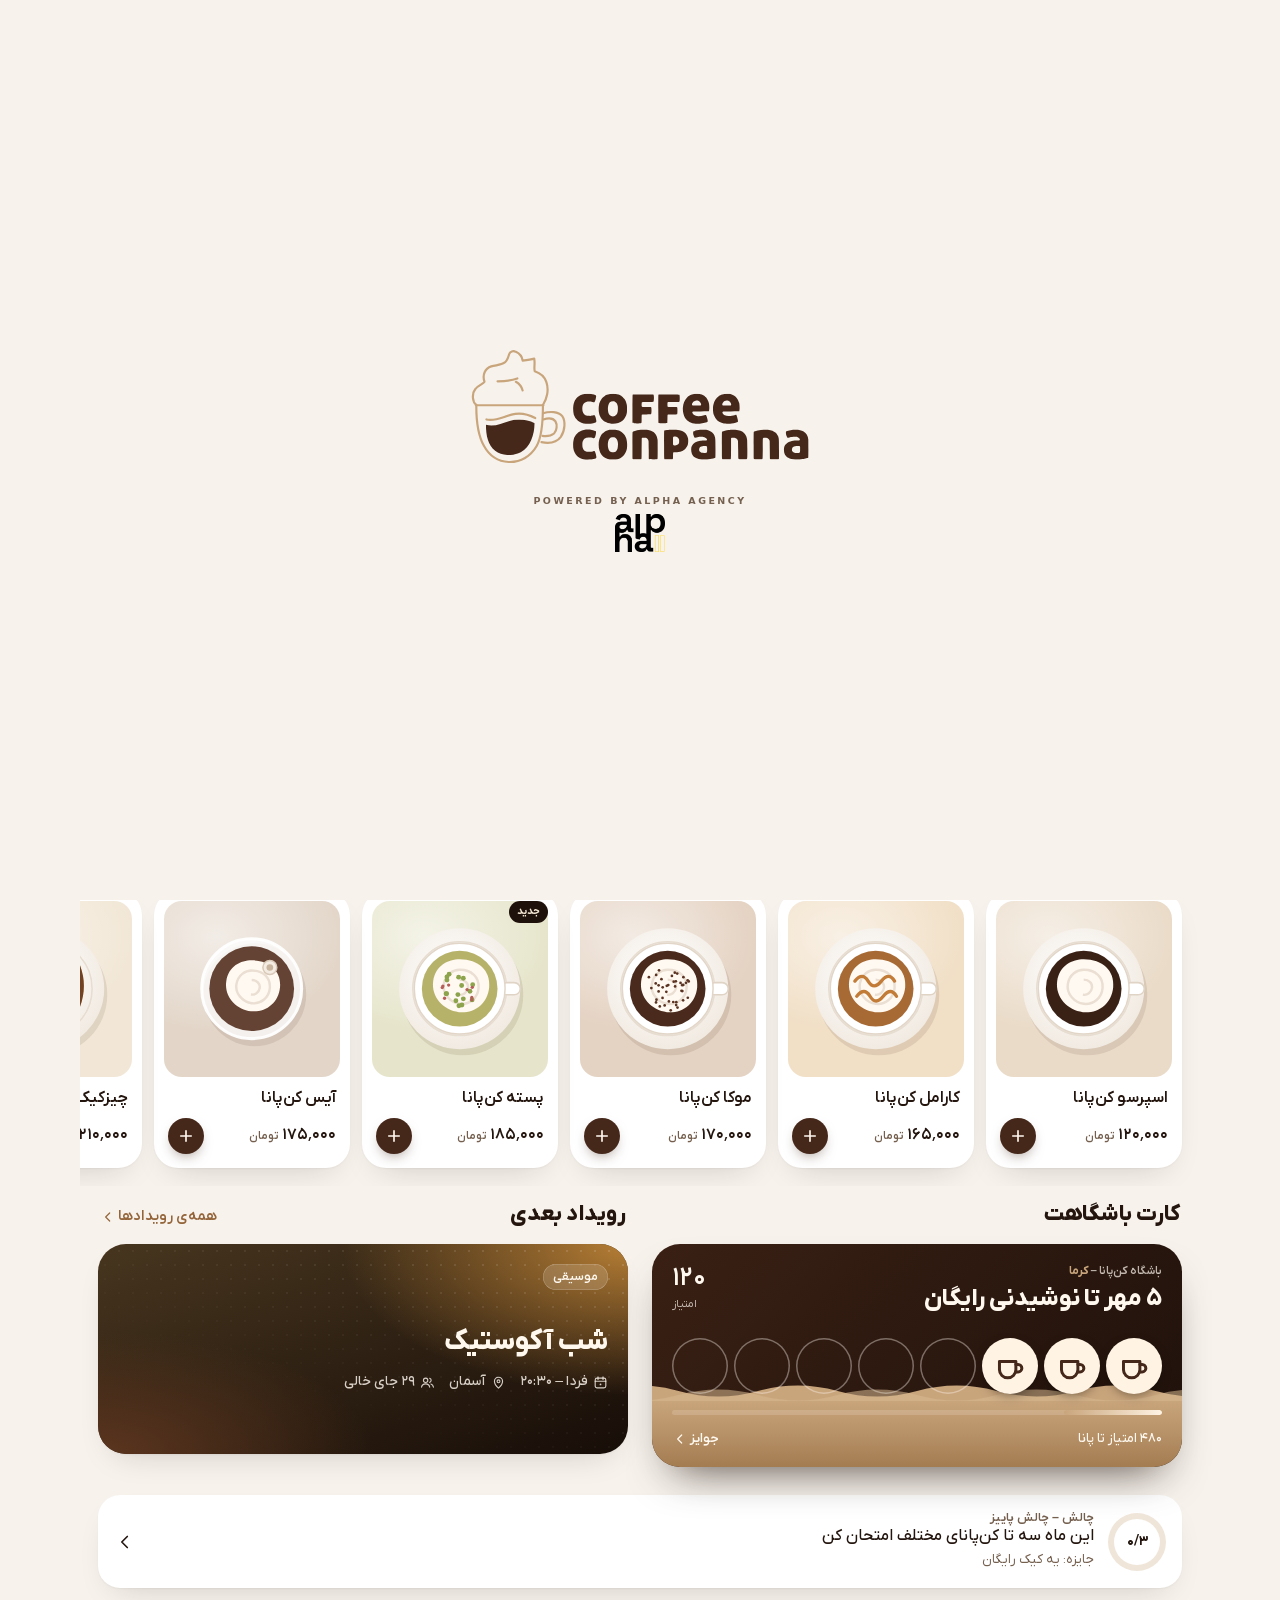
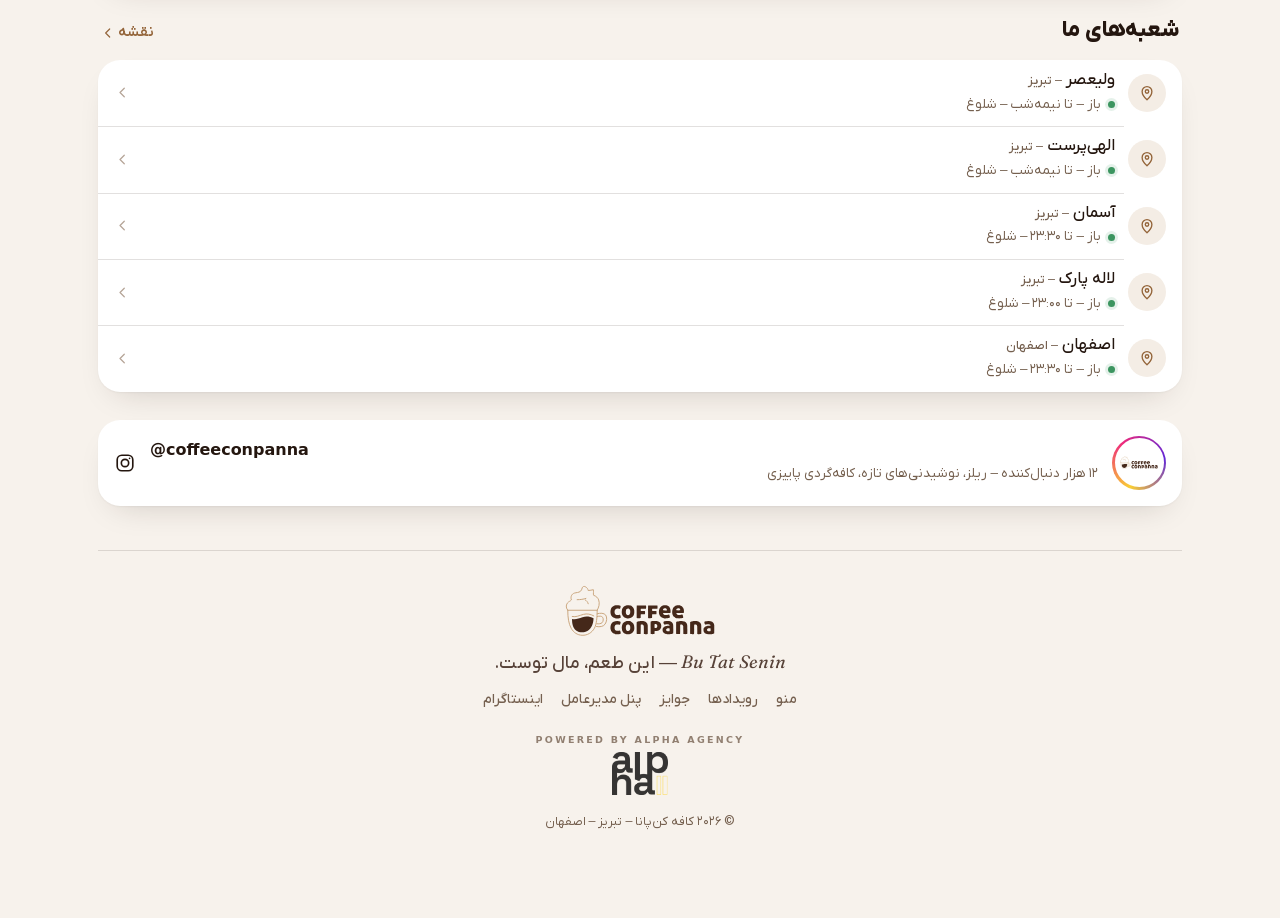
<file: index.html>
<!doctype html>
<html lang="fa" dir="rtl">
<head>
<meta charset="utf-8">
<meta name="viewport" content="width=device-width,initial-scale=1,viewport-fit=cover">
<title>Coffee Conpanna · کافه کن‌پانا</title>
<meta name="description" content="Coffee Conpanna — Tabriz and Esfahan. Order ahead for takeaway, check in at your branch, collect stamps and book events.">
<meta name="robots" content="noindex,nofollow">
<meta name="theme-color" content="#F7F2EC" id="theme-color">
<meta name="color-scheme" content="light dark">
<meta name="apple-mobile-web-app-capable" content="yes">
<meta name="mobile-web-app-capable" content="yes">
<meta name="apple-mobile-web-app-status-bar-style" content="default">
<meta name="apple-mobile-web-app-title" content="Conpanna">
<meta property="og:type" content="website">
<meta property="og:title" content="Coffee Conpanna">
<meta property="og:description" content="Bu Tat Senin. Order ahead, check in, and book events at Conpanna.">
<meta property="og:url" content="https://ilyatabrizi.github.io/conpanna/">
<meta property="og:image" content="https://ilyatabrizi.github.io/conpanna/assets/og.png">
<meta property="og:image:width" content="1200">
<meta property="og:image:height" content="630">
<meta name="twitter:card" content="summary_large_image">
<link rel="manifest" href="manifest.webmanifest">
<link rel="icon" href="assets/icons/favicon-32.png" type="image/png">
<link rel="apple-touch-icon" href="assets/icons/apple-touch-icon.png">
<link rel="preload" href="assets/fonts/fraunces-600.woff2" as="font" type="font/woff2" crossorigin>
<link rel="preload" href="assets/fonts/yekan.woff2" as="font" type="font/woff2" crossorigin>
<link rel="stylesheet" href="css/app.css?v=18b2dce612">
<script>
  (function () {
    var d = document.documentElement, pref = "system", warm = false, calm = false;
    try { var s = JSON.parse(localStorage.getItem("conpanna.v1") || "{}"); pref = s.theme || "system"; calm = !!(s.prefs && s.prefs.reduceMotion); } catch (e) {}
    try { warm = sessionStorage.getItem("conpanna.booted") === "1"; } catch (e) {}
    d.lang = "fa"; d.dir = "rtl";
    var dark = pref === "dark" || (pref !== "light" && matchMedia("(prefers-color-scheme: dark)").matches);
    d.setAttribute("data-theme", pref);
    d.setAttribute("data-mode", dark ? "dark" : "light");
    var m = document.getElementById("theme-color");
    if (m) m.setAttribute("content", dark ? "#110B08" : "#F7F2EC");
    d.className += " booting" + (warm ? " boot-warm" : "") + (calm ? " calm" : "");
    if ("scrollRestoration" in history) history.scrollRestoration = "manual";
    setTimeout(function () { var b = document.getElementById("boot"); if (b) { b.parentNode.removeChild(b); d.classList.remove("booting"); } }, 9000);
  })();
</script>
<script src="js/qr.js?v=18b2dce612" defer></script>
<link rel="modulepreload" href="js/brand.js">
<link rel="modulepreload" href="js/data.js">
<link rel="modulepreload" href="js/hero.js">
<link rel="modulepreload" href="js/hub.js">
<link rel="modulepreload" href="js/i18n.js">
<link rel="modulepreload" href="js/install.js">
<link rel="modulepreload" href="js/langbus.js">
<link rel="modulepreload" href="js/notify.js">
<link rel="modulepreload" href="js/orders.js">
<link rel="modulepreload" href="js/store.js">
<link rel="modulepreload" href="js/tabbar.js">
<link rel="modulepreload" href="js/theme.js">
<link rel="modulepreload" href="js/ui.js">
<link rel="modulepreload" href="js/views/bag.js">
<link rel="modulepreload" href="js/views/checkin.js">
<link rel="modulepreload" href="js/views/events.js">
<link rel="modulepreload" href="js/views/home.js">
<link rel="modulepreload" href="js/views/menu.js">
<link rel="modulepreload" href="js/views/order.js">
<link rel="modulepreload" href="js/views/orders.js">
<link rel="modulepreload" href="js/views/profile.js">
<link rel="modulepreload" href="js/views/rewards.js">
<link rel="modulepreload" href="js/views/settings.js">
<link rel="modulepreload" href="js/views/shared.js">
<script type="module" src="js/app.js?v=18b2dce612"></script>
</head>
<body>

<!-- Opening: the cup draws itself, fills, the name wipes in — and Alpha's mark beneath it. -->
<div id="boot" aria-hidden="true" dir="ltr">
  <div class="boot-in">
    <svg class="logo" viewBox="-4 56 1408 488" aria-hidden="true" focusable="false"><g class="lg-cup" fill="none" stroke-width="9" stroke-linecap="round" stroke-linejoin="round"><path pathLength="1" d="M22 292 C6 280 2 246 18 226 C30 210 50 206 56 196 C46 168 58 140 84 132 C104 126 124 128 140 116 C150 108 154 96 158 82 C162 70 174 66 186 72 C204 80 212 96 214 108 C232 106 248 104 262 100 C266 120 260 140 264 152 C288 160 306 178 312 196 C324 230 314 268 298 292"/><path pathLength="1" d="M110 194 C140 194 170 190 192 182 M186 196 C200 204 210 216 214 232"/><path pathLength="1" d="M20 293 L300 293"/><path pathLength="1" d="M22 296 C22 360 30 420 54 462 C76 502 112 526 156 528 C206 530 248 504 272 462 C292 426 298 360 298 296"/><path pathLength="1" d="M298 326 C326 318 362 318 378 338 C392 358 390 398 372 424 C356 446 324 452 292 446"/><path pathLength="1" d="M300 352 C318 346 340 346 350 360 C358 374 356 398 344 410 C332 420 314 422 296 420"/><path pathLength="1" d="M64 352 C100 360 130 342 168 332 C204 322 236 330 266 346"/></g><path class="lg-coffee" d="M62 374 C96 384 126 368 160 358 C196 348 232 352 264 368 C262 418 246 466 206 488 C176 504 128 504 100 482 C70 458 62 418 62 374 Z"/><g class="lg-word" transform="translate(-27.49 14.02) scale(0.49982)"><path d="M992 1007C980 1005 978 1004 962 997C949 991 946 989 934 978C917 961 906 939 902 911C901 898 900 872 902 862C904 851 909 830 911 826C912 824 914 821 916 818C920 808 928 798 937 790C948 780 949 779 961 773C985 761 1023 757 1057 763C1068 765 1088 772 1090 774C1093 779 1091 798 1085 817C1080 831 1077 833 1066 829C1056 826 1048 825 1035 825C1019 825 1012 826 1003 831C995 835 991 838 986 848C980 857 978 867 978 884C978 901 979 908 984 918C990 930 994 934 1005 940L1014 944L1033 944L1052 944L1064 941C1073 938 1076 937 1078 938C1083 940 1091 964 1093 981C1095 996 1094 997 1081 1002C1061 1009 1018 1011 992 1007ZM1204 1007C1146 998 1113 954 1113 886C1113 859 1118 837 1128 818C1133 807 1142 793 1144 793C1144 793 1148 791 1151 788C1162 777 1181 767 1196 764C1200 764 1205 762 1207 762C1213 760 1238 760 1250 762C1262 763 1282 768 1289 772C1308 782 1324 796 1332 811C1333 815 1335 819 1336 820C1344 835 1349 858 1349 885C1349 912 1347 926 1339 943C1323 981 1296 1002 1255 1008C1242 1009 1216 1009 1204 1007ZM1968 1008C1946 1006 1936 1004 1920 996C1904 989 1893 977 1886 962C1878 943 1877 912 1885 896C1898 872 1919 859 1954 853C1964 852 1990 850 1998 851C2005 851 2005 851 2008 848C2012 844 2012 841 2008 835C2003 829 1992 823 1981 821C1968 819 1946 820 1931 824C1914 828 1910 829 1908 826C1905 823 1899 808 1897 800C1895 789 1896 777 1898 775C1899 774 1901 773 1902 773C1903 773 1906 772 1909 771C1913 769 1938 764 1953 762C1965 760 1995 760 2004 762C2026 767 2044 775 2054 785C2061 791 2071 805 2073 811C2073 814 2075 818 2076 821C2080 834 2081 843 2081 920C2081 988 2081 992 2079 993C2077 995 2052 1002 2037 1004C2014 1008 1991 1010 1968 1008ZM2742 1008C2718 1007 2698 1002 2684 994C2673 988 2659 974 2656 966C2656 964 2654 960 2652 956C2649 947 2647 927 2649 912C2652 898 2655 890 2668 878C2673 873 2679 868 2681 867C2683 866 2686 864 2689 863C2692 861 2698 859 2702 858C2720 853 2728 852 2752 851C2773 851 2775 850 2778 849C2784 844 2778 832 2766 826C2755 821 2752 820 2738 820C2721 820 2710 821 2694 826C2686 828 2680 829 2679 828C2676 827 2668 810 2666 800C2664 787 2664 778 2666 775C2672 771 2708 763 2734 761C2763 759 2792 764 2811 775C2834 789 2848 812 2850 842C2851 859 2851 988 2850 991C2848 994 2847 995 2833 998C2827 1000 2820 1002 2818 1002C2813 1004 2795 1006 2778 1008C2769 1009 2755 1009 2742 1008ZM1410 1006C1399 1005 1396 1004 1394 1001C1393 1000 1393 965 1393 890C1393 783 1393 781 1395 779C1397 776 1400 775 1406 773C1409 773 1414 771 1420 770C1432 766 1458 762 1478 762C1495 761 1517 762 1532 765C1572 773 1596 800 1601 844C1602 850 1602 878 1602 927C1602 1000 1602 1002 1600 1003C1595 1008 1537 1008 1531 1004L1528 1002L1528 931C1527 883 1527 859 1526 855C1524 844 1518 835 1508 830C1504 828 1502 828 1489 828C1475 828 1474 828 1472 830L1470 832L1469 916C1469 999 1469 1000 1467 1003C1466 1004 1463 1005 1461 1005C1455 1006 1419 1007 1410 1006ZM1668 1006C1654 1004 1656 1019 1655 887C1655 792 1655 773 1656 771C1658 767 1661 766 1678 764C1684 764 1693 763 1699 762C1705 761 1721 761 1735 761C1764 761 1779 762 1798 769C1829 778 1850 804 1854 837C1856 851 1855 872 1852 883C1848 896 1840 909 1832 918C1824 926 1813 934 1805 937C1802 938 1798 940 1796 941C1787 944 1765 947 1749 947L1735 947L1732 949L1730 952L1729 977C1729 1007 1730 1005 1715 1006C1702 1007 1678 1007 1668 1006ZM2154 1006C2152 1006 2148 1006 2145 1006C2133 1004 2134 1018 2134 892C2134 825 2134 782 2135 781C2136 779 2137 777 2138 776C2143 774 2173 766 2189 764C2207 761 2242 761 2258 763C2271 765 2288 769 2293 771C2311 780 2321 789 2330 804C2337 815 2339 821 2342 838C2344 849 2344 852 2345 924C2345 1006 2345 1003 2338 1005C2334 1007 2291 1007 2280 1006C2268 1004 2270 1013 2269 930C2268 864 2268 858 2267 853C2263 843 2260 838 2254 834C2246 828 2244 827 2229 827C2217 827 2216 827 2213 829L2210 832L2210 917C2210 980 2209 1002 2208 1003C2208 1004 2205 1005 2203 1005C2198 1006 2157 1007 2154 1006ZM2414 1006C2402 1005 2399 1004 2398 1000C2397 997 2397 783 2398 780C2399 776 2403 775 2410 773C2414 772 2417 771 2418 771C2419 770 2425 769 2431 768C2483 757 2544 761 2566 777C2568 778 2572 781 2574 782C2582 786 2591 798 2598 812C2607 832 2607 836 2607 926C2608 967 2607 999 2607 1001C2605 1004 2602 1005 2591 1006C2567 1008 2537 1006 2533 1003C2532 1001 2532 996 2531 928L2530 854L2527 847C2523 838 2521 836 2513 831C2508 828 2507 828 2496 827C2482 827 2477 828 2475 831C2473 834 2473 836 2473 917C2472 1000 2472 1001 2470 1003C2467 1006 2440 1008 2414 1006ZM2005 952C2011 950 2012 948 2012 924L2011 903L2008 900L2005 897L1989 897C1975 898 1972 898 1965 901C1954 904 1948 911 1946 920C1944 929 1946 938 1953 944C1956 947 1966 952 1972 953C1977 954 2002 954 2005 952ZM2776 951C2782 948 2782 947 2782 923L2782 902L2779 899L2776 897L2759 897C2742 898 2741 898 2734 901C2724 904 2718 910 2716 916C2714 920 2714 932 2716 937C2718 941 2724 946 2730 949C2739 953 2743 954 2759 954C2771 954 2773 953 2776 951ZM1247 945C1256 942 1256 942 1263 931C1267 924 1268 922 1270 914C1273 899 1274 879 1272 867C1269 853 1268 850 1264 843C1256 828 1248 824 1232 824C1218 824 1212 826 1205 833C1197 841 1196 843 1192 858C1188 875 1188 896 1192 913C1195 924 1196 926 1200 933C1207 943 1207 943 1217 946C1227 950 1235 949 1247 945ZM1754 890C1762 889 1769 885 1774 880C1779 874 1780 867 1780 854C1780 844 1780 843 1776 836C1770 825 1762 819 1748 818C1736 817 1732 818 1730 824C1728 829 1729 881 1730 885C1733 892 1738 893 1754 890ZM1006 711C983 709 955 698 941 686C934 680 925 670 923 667C922 666 920 663 919 661C917 659 915 655 914 652C913 649 911 645 910 643C909 641 907 636 906 632C898 598 900 555 911 531C913 527 914 524 914 523C914 523 916 520 917 517C919 515 922 510 923 508C927 502 938 491 945 486C966 471 987 465 1016 463C1039 462 1053 464 1074 470C1089 475 1091 476 1092 482C1093 491 1085 526 1079 531C1076 535 1076 535 1061 531C1031 524 1007 528 992 542C984 550 980 560 978 577C975 608 985 632 1004 642C1010 644 1013 645 1023 646C1031 647 1038 647 1042 647C1052 646 1064 643 1068 642C1073 640 1077 640 1080 642C1084 646 1091 667 1093 682C1094 693 1094 698 1091 699C1088 701 1076 705 1068 707C1054 711 1023 712 1006 711ZM1218 711C1200 710 1177 703 1167 696C1164 695 1160 692 1158 691C1153 688 1141 676 1135 668C1131 663 1122 644 1120 639C1119 637 1118 630 1116 622C1112 604 1112 574 1116 556C1119 538 1121 534 1128 521C1137 503 1143 496 1161 483C1169 477 1170 476 1182 472C1210 462 1243 460 1267 468C1271 469 1276 470 1278 470C1283 471 1299 480 1306 486C1312 490 1325 504 1330 511C1336 520 1343 538 1346 554C1348 562 1348 567 1348 588C1348 615 1348 621 1342 639C1336 656 1322 678 1310 687C1287 705 1255 714 1218 711ZM1917 711C1878 708 1847 691 1829 663C1816 642 1808 607 1811 577C1814 542 1825 516 1844 496C1857 483 1868 476 1886 470C1900 465 1906 464 1922 463C1940 462 1952 464 1967 470C1978 475 1992 483 1994 485C1994 486 1996 488 1999 490C2007 496 2018 515 2023 530C2029 547 2030 560 2030 582C2029 602 2028 607 2025 609C2024 610 2002 610 1959 610C1895 610 1894 610 1892 612C1889 614 1888 619 1890 623C1896 634 1905 641 1918 646C1934 651 1959 649 1988 641C2001 637 2003 637 2005 643C2005 644 2006 648 2008 651C2009 653 2011 661 2013 668C2019 692 2018 696 2009 699C1984 708 1945 713 1917 711ZM2162 710C2147 709 2127 703 2117 697C2114 695 2109 693 2108 692C2106 691 2100 687 2095 682C2082 670 2075 658 2066 636C2060 620 2058 575 2063 557C2072 520 2084 500 2110 482C2118 477 2124 474 2137 470C2154 464 2172 462 2191 464C2202 465 2205 466 2220 472C2238 478 2256 494 2265 510C2269 517 2275 532 2277 538C2280 547 2281 567 2281 583C2280 601 2279 608 2276 609C2274 610 2253 610 2209 610C2146 610 2144 610 2142 612C2137 616 2137 621 2145 631C2150 637 2150 638 2158 642C2176 650 2193 650 2229 643C2234 642 2241 640 2245 639C2251 637 2251 637 2253 638C2257 643 2266 673 2267 686C2267 694 2267 695 2265 697C2261 700 2239 706 2215 710C2201 712 2177 712 2162 710ZM1407 708C1399 706 1397 706 1395 704L1393 701L1393 587C1394 477 1394 473 1395 471L1397 469L1480 469C1536 469 1563 469 1565 470C1569 472 1570 475 1571 492C1571 504 1570 524 1568 528C1567 531 1561 532 1520 531C1475 531 1473 531 1470 536C1470 538 1469 543 1469 552L1469 566L1472 569L1475 572L1509 572C1528 572 1544 572 1545 573C1550 575 1551 582 1551 606C1550 628 1549 632 1545 633C1544 634 1528 634 1510 634C1477 634 1472 634 1470 638C1470 639 1469 653 1469 670C1469 686 1469 700 1468 702C1468 703 1467 704 1466 705C1459 709 1426 710 1407 708ZM1630 708C1615 707 1612 706 1609 704C1608 702 1608 696 1607 589C1607 526 1607 474 1608 473C1608 469 1609 469 1697 469C1772 470 1780 470 1782 471C1784 474 1785 486 1785 502C1785 519 1784 527 1781 530C1779 531 1778 532 1736 532C1712 532 1692 532 1690 532C1689 532 1687 533 1686 534C1683 537 1683 537 1683 551C1683 559 1683 567 1684 568C1685 572 1688 572 1725 572C1766 572 1763 571 1765 581C1766 588 1766 614 1765 624C1763 635 1766 634 1725 634C1705 634 1689 634 1688 635C1686 636 1685 637 1684 638C1684 640 1683 654 1683 671C1682 688 1682 702 1682 703C1681 704 1680 705 1679 706C1673 708 1649 709 1630 708ZM1246 648C1258 642 1266 632 1270 615C1273 604 1273 576 1271 564C1267 547 1260 536 1248 530C1242 527 1241 526 1232 526C1209 527 1198 537 1192 562C1186 592 1191 626 1204 640C1214 651 1233 654 1246 648ZM1960 558C1963 555 1963 551 1959 542C1955 534 1948 526 1942 523C1934 520 1924 519 1916 521C1907 523 1903 525 1896 532C1890 539 1885 550 1886 555C1888 561 1890 561 1925 561L1957 561L1960 558ZM2208 560C2208 560 2210 558 2210 557C2214 551 2207 534 2198 527C2190 522 2184 520 2173 520C2161 521 2154 524 2147 531C2137 541 2134 554 2140 559C2142 561 2143 561 2174 561C2192 561 2207 561 2208 560Z"/></g></svg>
    <div class="boot-sig"><span>Powered by Alpha Agency</span><img class="sig-light" src="assets/brand/alpha-black.png" alt=""><img class="sig-dark" src="assets/brand/alpha-white.png" alt=""></div>
  </div>
</div>

<!-- the goo filter that turns blurred circles into liquid -->
<svg width="0" height="0" style="position:absolute" aria-hidden="true" focusable="false">
  <filter id="goo" x="-20%" y="-20%" width="140%" height="140%"><feGaussianBlur in="SourceGraphic" stdDeviation="22" result="b"/><feColorMatrix in="b" mode="matrix" values="1 0 0 0 0  0 1 0 0 0  0 0 1 0 0  0 0 0 26 -11" result="g"/><feComposite in="SourceGraphic" in2="g" operator="atop"/></filter>
</svg>

<header id="bar" class="bar">
  <button class="bar-btn" id="bar-back" type="button" aria-label="Back" hidden></button>
  <a class="bar-logo" id="bar-logo" href="#/" aria-label="Coffee Conpanna — home"></a>
  <span class="bar-title" id="bar-title" aria-hidden="true"></span>
  <div class="bar-right">
    <button class="bar-btn" id="bar-bell" type="button" aria-label="Notifications"><span class="bell-dot" id="bell-dot"></span></button>
  </div>
</header>

<main id="view" class="view"></main>
<div id="dock"></div>

<nav id="tabbar" class="tabbar" aria-label="Primary" data-tone="light" dir="ltr">
  <div class="tabs" id="tabs">
    <span class="tabs-lens" aria-hidden="true"></span>
    <div class="tabs-row" id="tabs-row">
      <a class="tab" draggable="false" data-tab="home" href="#/"><span class="tab-ico"></span><span class="tab-l">Home</span></a>
      <a class="tab" draggable="false" data-tab="menu" href="#/menu"><span class="tab-ico"></span><span class="tab-l">Menu</span></a>
      <a class="tab" draggable="false" data-tab="checkin" href="#/checkin"><span class="tab-ico"></span><span class="tab-l">Check-in</span></a>
      <a class="tab" draggable="false" data-tab="events" href="#/events"><span class="tab-ico"></span><span class="tab-l">Events</span></a>
      <a class="tab" draggable="false" data-tab="profile" href="#/profile"><span class="tab-ico"></span><span class="tab-l">Profile</span></a>
    </div>
  </div>
  <a class="bag-btn" id="bag-btn" href="#/bag" aria-label="Bag"><span id="bag-ico"></span><span class="bag-l">Bag</span><span class="tab-badge" id="bag-badge" aria-hidden="true"></span></a>
</nav>

<div id="sheet-root"></div>
<div id="toast-root" aria-live="polite" aria-atomic="true"></div>
<noscript><p style="padding:24px;font:15px/1.5 system-ui">Coffee Conpanna needs JavaScript to run.</p></noscript>
</body>
</html>
</file>
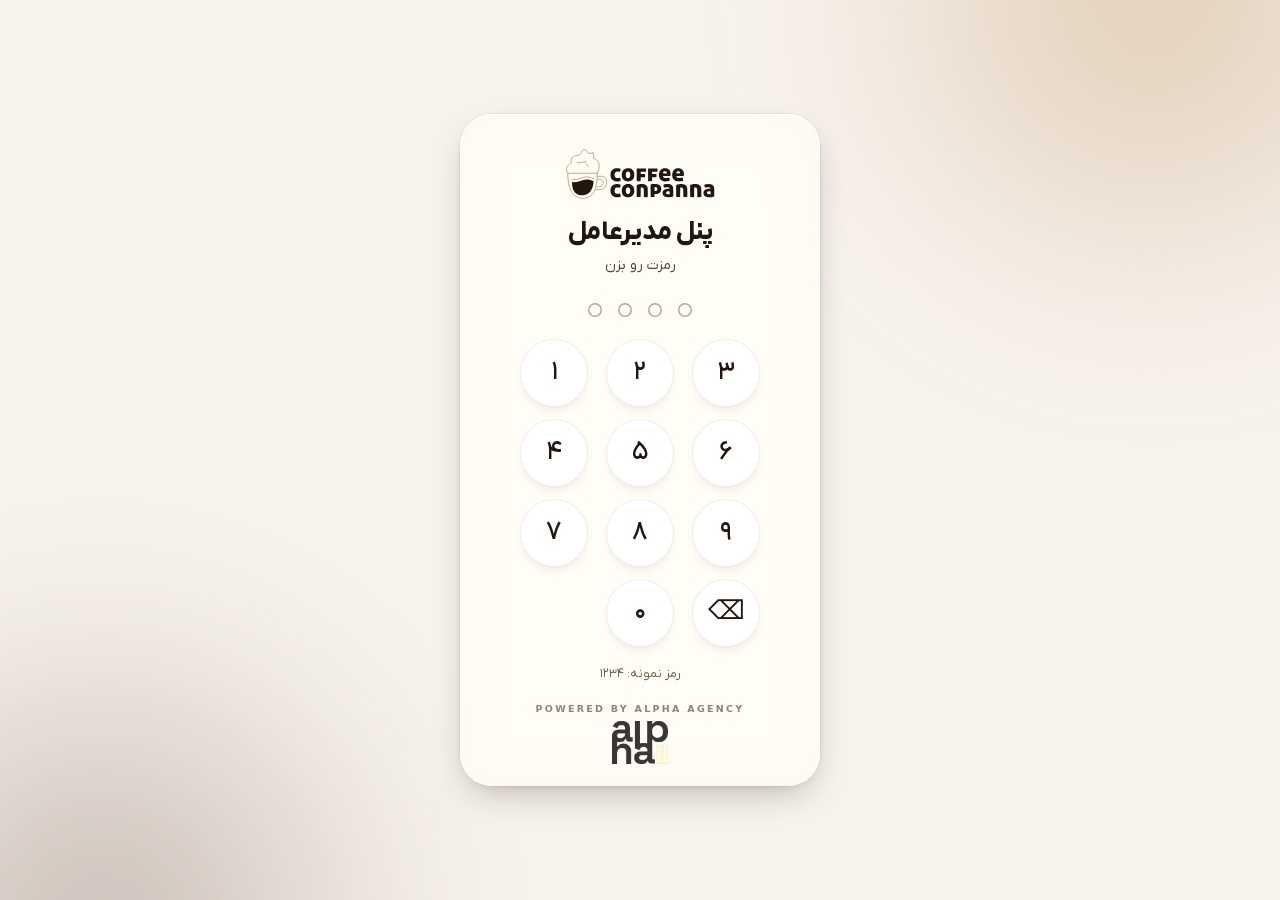
<file: admin.html>
<!doctype html>
<html lang="fa" dir="rtl">
<head>
<meta charset="utf-8">
<meta name="viewport" content="width=device-width,initial-scale=1,viewport-fit=cover">
<title>Conpanna · پنل مدیرعامل</title>
<meta name="robots" content="noindex,nofollow">
<meta name="theme-color" content="#F7F2EC" id="theme-color">
<meta name="color-scheme" content="light dark">
<link rel="icon" href="assets/icons/favicon-32.png" type="image/png">
<link rel="apple-touch-icon" href="assets/icons/apple-touch-icon.png">
<link rel="preload" href="assets/fonts/fraunces-600.woff2" as="font" type="font/woff2" crossorigin>
<link rel="preload" href="assets/fonts/yekan.woff2" as="font" type="font/woff2" crossorigin>
<link rel="stylesheet" href="css/app.css?v=18b2dce612">
<link rel="stylesheet" href="css/admin.css?v=18b2dce612">
<script>
  (function () {
    var d = document.documentElement, pref = "system";
    try { var s = JSON.parse(localStorage.getItem("conpanna.v1") || "{}"); pref = s.theme || "system"; } catch (e) {}
    d.lang = "fa"; d.dir = "rtl";
    var dark = pref === "dark" || (pref !== "light" && matchMedia("(prefers-color-scheme: dark)").matches);
    d.setAttribute("data-theme", pref); d.setAttribute("data-mode", dark ? "dark" : "light");
    d.className += " admin-page";
  })();
</script>
<script type="module" src="js/admin/admin.js?v=18b2dce612"></script>
</head>
<body>
<noscript><p style="padding:24px;font:15px/1.5 system-ui">The owner panel needs JavaScript.</p></noscript>
</body>
</html>
</file>
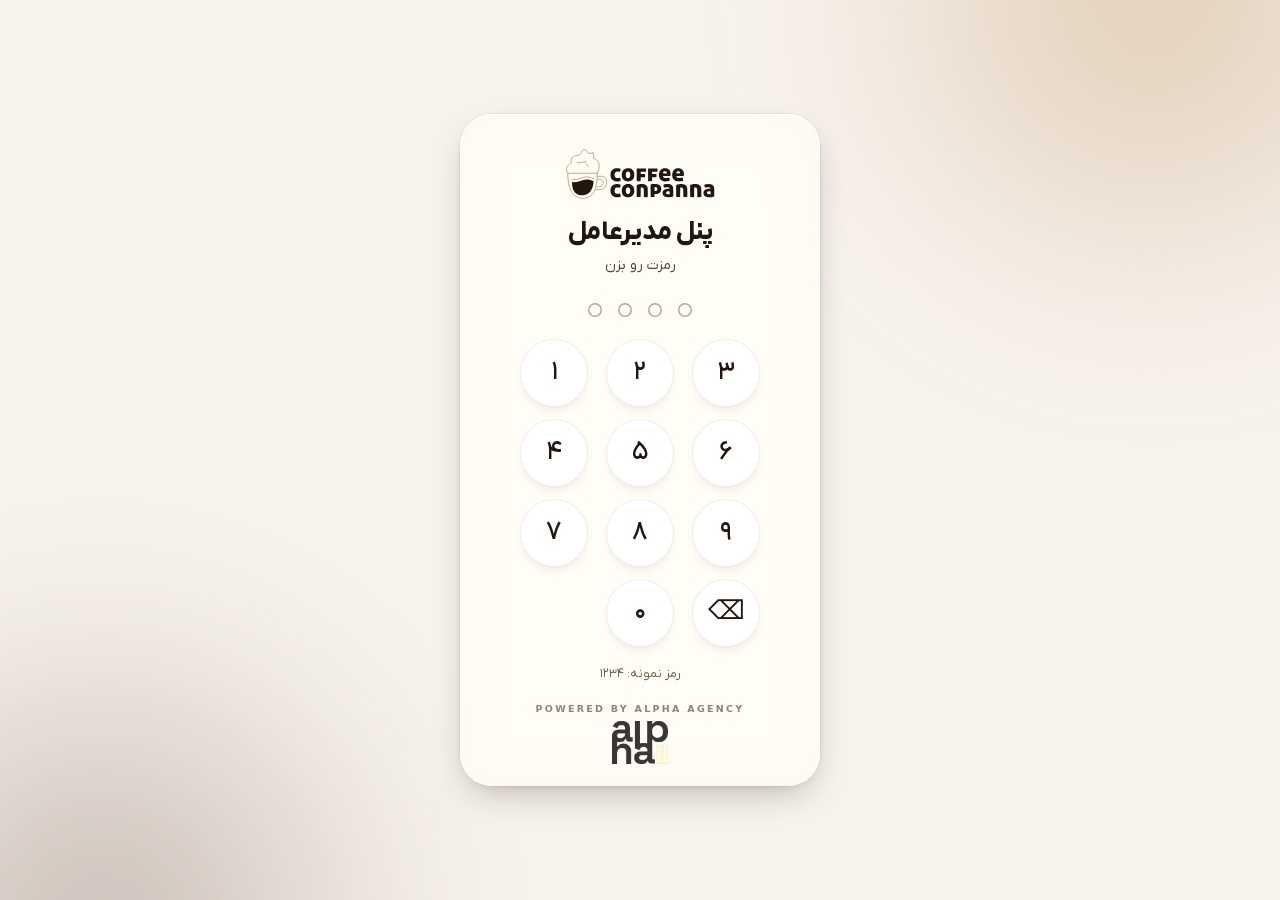
<file: admin.src.html>
<!doctype html>
<html lang="fa" dir="rtl">
<head>
<meta charset="utf-8">
<meta name="viewport" content="width=device-width,initial-scale=1,viewport-fit=cover">
<title>Conpanna · پنل مدیرعامل</title>
<meta name="robots" content="noindex,nofollow">
<meta name="theme-color" content="#F7F2EC" id="theme-color">
<meta name="color-scheme" content="light dark">
<link rel="icon" href="assets/icons/favicon-32.png" type="image/png">
<link rel="apple-touch-icon" href="assets/icons/apple-touch-icon.png">
<link rel="preload" href="assets/fonts/fraunces-600.woff2" as="font" type="font/woff2" crossorigin>
<link rel="preload" href="assets/fonts/yekan.woff2" as="font" type="font/woff2" crossorigin>
<link rel="stylesheet" href="css/app.css?v=__V__">
<link rel="stylesheet" href="css/admin.css?v=__V__">
<script>
  (function () {
    var d = document.documentElement, pref = "system";
    try { var s = JSON.parse(localStorage.getItem("conpanna.v1") || "{}"); pref = s.theme || "system"; } catch (e) {}
    d.lang = "fa"; d.dir = "rtl";
    var dark = pref === "dark" || (pref !== "light" && matchMedia("(prefers-color-scheme: dark)").matches);
    d.setAttribute("data-theme", pref); d.setAttribute("data-mode", dark ? "dark" : "light");
    d.className += " admin-page";
  })();
</script>
<script type="module" src="js/admin/admin.js?v=__V__"></script>
</head>
<body>
<noscript><p style="padding:24px;font:15px/1.5 system-ui">The owner panel needs JavaScript.</p></noscript>
</body>
</html>
</file>
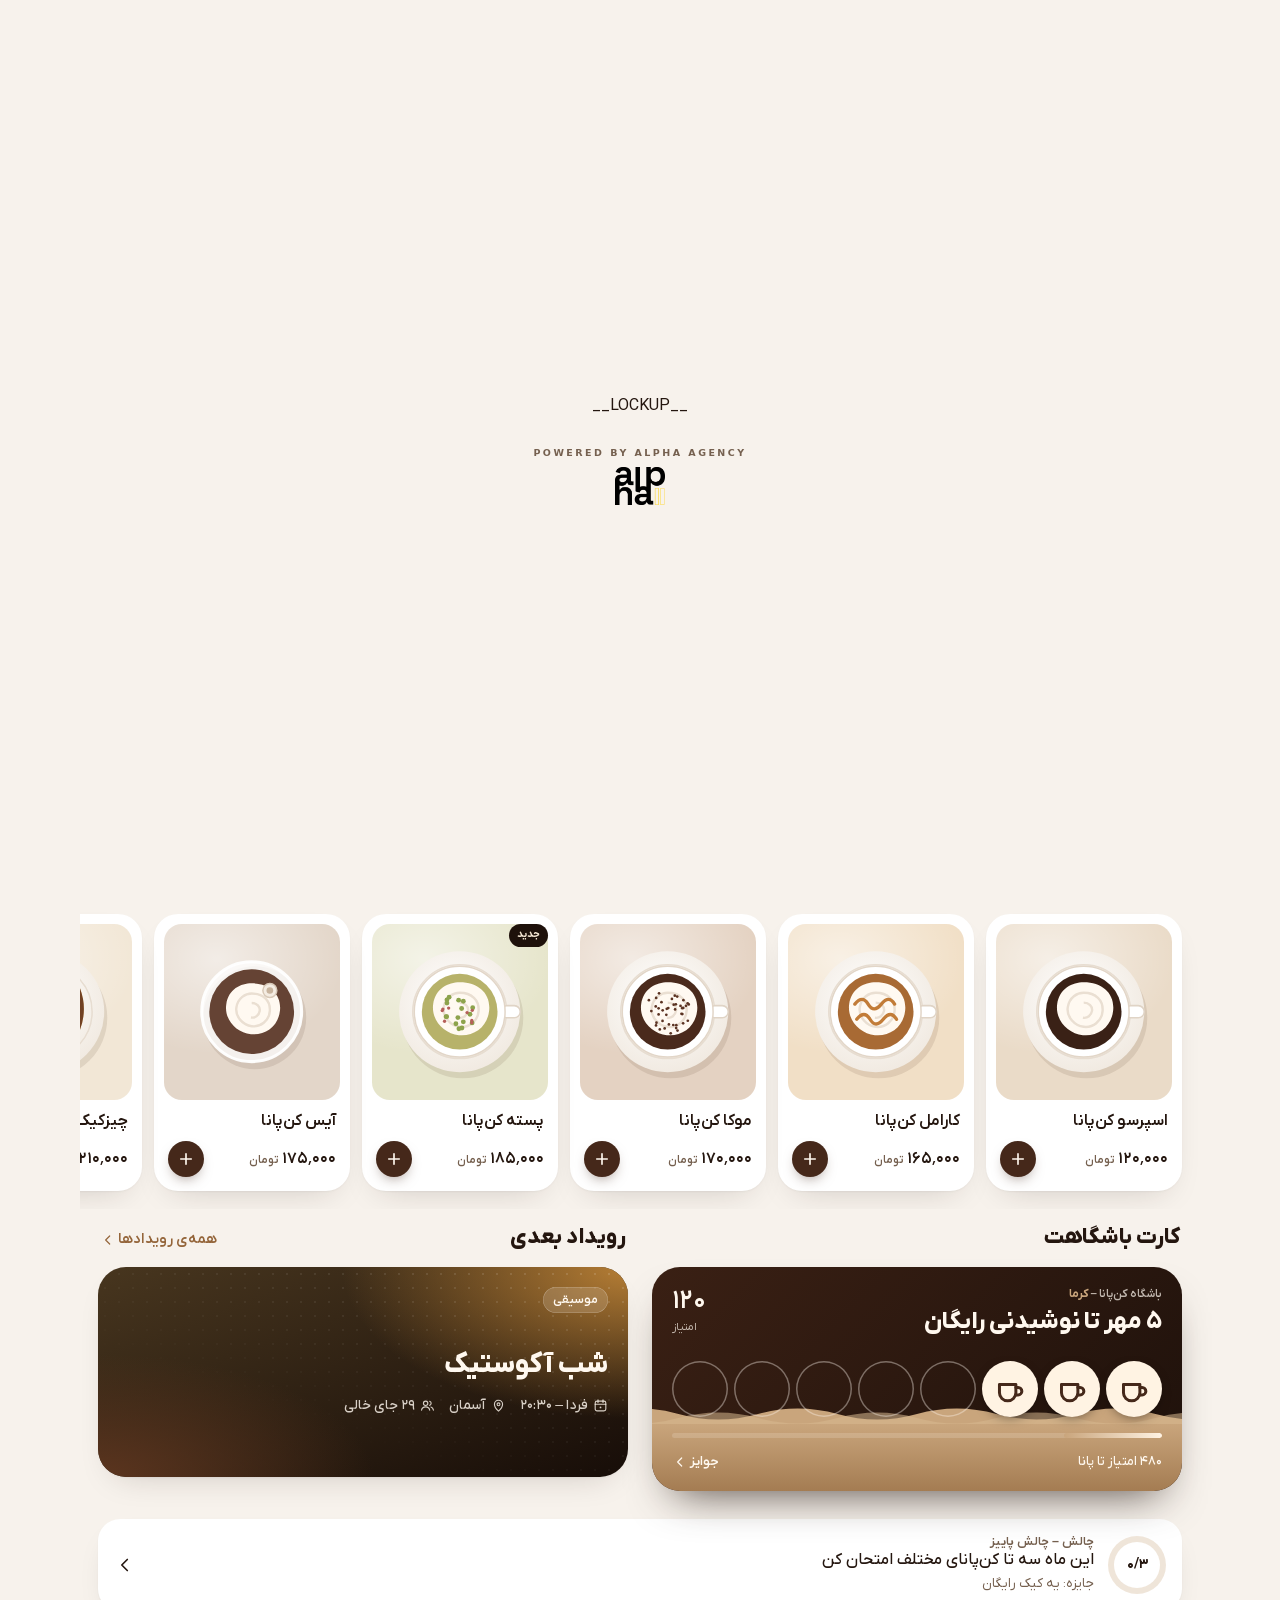
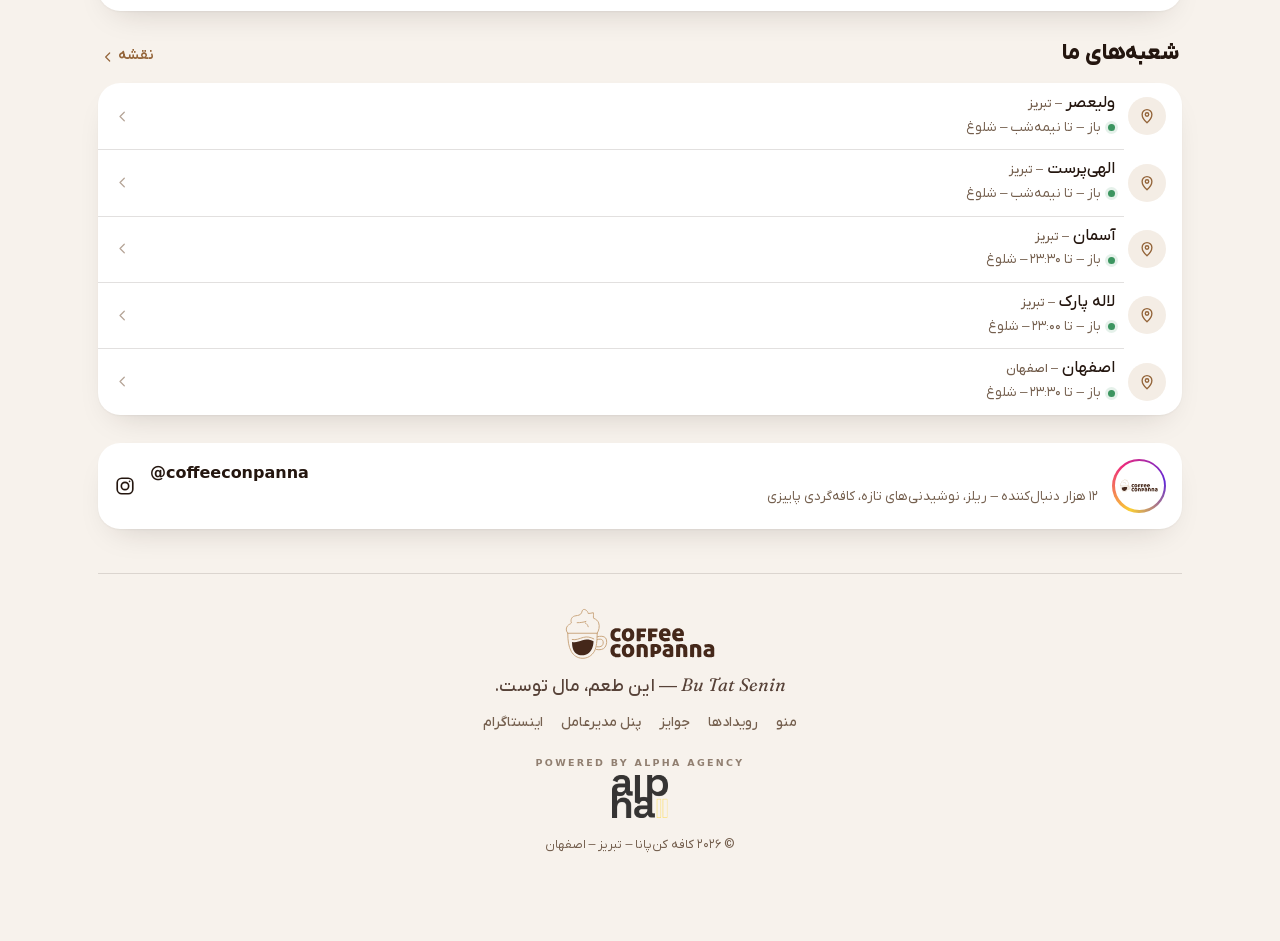
<file: index.src.html>
<!doctype html>
<html lang="fa" dir="rtl">
<head>
<meta charset="utf-8">
<meta name="viewport" content="width=device-width,initial-scale=1,viewport-fit=cover">
<title>Coffee Conpanna · کافه کن‌پانا</title>
<meta name="description" content="Coffee Conpanna — Tabriz and Esfahan. Order ahead for takeaway, check in at your branch, collect stamps and book events.">
<meta name="robots" content="noindex,nofollow">
<meta name="theme-color" content="#F7F2EC" id="theme-color">
<meta name="color-scheme" content="light dark">
<meta name="apple-mobile-web-app-capable" content="yes">
<meta name="mobile-web-app-capable" content="yes">
<meta name="apple-mobile-web-app-status-bar-style" content="default">
<meta name="apple-mobile-web-app-title" content="Conpanna">
<meta property="og:type" content="website">
<meta property="og:title" content="Coffee Conpanna">
<meta property="og:description" content="Bu Tat Senin. Order ahead, check in, and book events at Conpanna.">
<meta property="og:url" content="https://ilyatabrizi.github.io/conpanna/">
<meta property="og:image" content="https://ilyatabrizi.github.io/conpanna/assets/og.png">
<meta property="og:image:width" content="1200">
<meta property="og:image:height" content="630">
<meta name="twitter:card" content="summary_large_image">
<link rel="manifest" href="manifest.webmanifest">
<link rel="icon" href="assets/icons/favicon-32.png" type="image/png">
<link rel="apple-touch-icon" href="assets/icons/apple-touch-icon.png">
<link rel="preload" href="assets/fonts/fraunces-600.woff2" as="font" type="font/woff2" crossorigin>
<link rel="preload" href="assets/fonts/yekan.woff2" as="font" type="font/woff2" crossorigin>
<link rel="stylesheet" href="css/app.css?v=__V__">
<script>
  (function () {
    var d = document.documentElement, pref = "system", warm = false, calm = false;
    try { var s = JSON.parse(localStorage.getItem("conpanna.v1") || "{}"); pref = s.theme || "system"; calm = !!(s.prefs && s.prefs.reduceMotion); } catch (e) {}
    try { warm = sessionStorage.getItem("conpanna.booted") === "1"; } catch (e) {}
    d.lang = "fa"; d.dir = "rtl";
    var dark = pref === "dark" || (pref !== "light" && matchMedia("(prefers-color-scheme: dark)").matches);
    d.setAttribute("data-theme", pref);
    d.setAttribute("data-mode", dark ? "dark" : "light");
    var m = document.getElementById("theme-color");
    if (m) m.setAttribute("content", dark ? "#110B08" : "#F7F2EC");
    d.className += " booting" + (warm ? " boot-warm" : "") + (calm ? " calm" : "");
    if ("scrollRestoration" in history) history.scrollRestoration = "manual";
    setTimeout(function () { var b = document.getElementById("boot"); if (b) { b.parentNode.removeChild(b); d.classList.remove("booting"); } }, 9000);
  })();
</script>
<script src="js/qr.js?v=__V__" defer></script>
__PRELOAD__
<script type="module" src="js/app.js?v=__V__"></script>
</head>
<body>

<!-- Opening: the cup draws itself, fills, the name wipes in — and Alpha's mark beneath it. -->
<div id="boot" aria-hidden="true" dir="ltr">
  <div class="boot-in">
    __LOCKUP__
    <div class="boot-sig"><span>Powered by Alpha Agency</span><img class="sig-light" src="assets/brand/alpha-black.png" alt=""><img class="sig-dark" src="assets/brand/alpha-white.png" alt=""></div>
  </div>
</div>

<!-- the goo filter that turns blurred circles into liquid -->
<svg width="0" height="0" style="position:absolute" aria-hidden="true" focusable="false">
  <filter id="goo" x="-20%" y="-20%" width="140%" height="140%"><feGaussianBlur in="SourceGraphic" stdDeviation="22" result="b"/><feColorMatrix in="b" mode="matrix" values="1 0 0 0 0  0 1 0 0 0  0 0 1 0 0  0 0 0 26 -11" result="g"/><feComposite in="SourceGraphic" in2="g" operator="atop"/></filter>
</svg>

<header id="bar" class="bar">
  <button class="bar-btn" id="bar-back" type="button" aria-label="Back" hidden></button>
  <a class="bar-logo" id="bar-logo" href="#/" aria-label="Coffee Conpanna — home"></a>
  <span class="bar-title" id="bar-title" aria-hidden="true"></span>
  <div class="bar-right">
    <button class="bar-btn" id="bar-bell" type="button" aria-label="Notifications"><span class="bell-dot" id="bell-dot"></span></button>
  </div>
</header>

<main id="view" class="view"></main>
<div id="dock"></div>

<nav id="tabbar" class="tabbar" aria-label="Primary" data-tone="light" dir="ltr">
  <div class="tabs" id="tabs">
    <span class="tabs-lens" aria-hidden="true"></span>
    <div class="tabs-row" id="tabs-row">
      <a class="tab" draggable="false" data-tab="home" href="#/"><span class="tab-ico"></span><span class="tab-l">Home</span></a>
      <a class="tab" draggable="false" data-tab="menu" href="#/menu"><span class="tab-ico"></span><span class="tab-l">Menu</span></a>
      <a class="tab" draggable="false" data-tab="checkin" href="#/checkin"><span class="tab-ico"></span><span class="tab-l">Check-in</span></a>
      <a class="tab" draggable="false" data-tab="events" href="#/events"><span class="tab-ico"></span><span class="tab-l">Events</span></a>
      <a class="tab" draggable="false" data-tab="profile" href="#/profile"><span class="tab-ico"></span><span class="tab-l">Profile</span></a>
    </div>
  </div>
  <a class="bag-btn" id="bag-btn" href="#/bag" aria-label="Bag"><span id="bag-ico"></span><span class="bag-l">Bag</span><span class="tab-badge" id="bag-badge" aria-hidden="true"></span></a>
</nav>

<div id="sheet-root"></div>
<div id="toast-root" aria-live="polite" aria-atomic="true"></div>
<noscript><p style="padding:24px;font:15px/1.5 system-ui">Coffee Conpanna needs JavaScript to run.</p></noscript>
</body>
</html>
</file>
<file: css/app.css>
/* Coffee Conpanna — the design system.

   Espresso and cream. The page is the colour of whipped cream; the ink is the
   brown of their wordmark; caramel (the line of the cup in their logo) is the
   one accent. Night is a cup of espresso, not grey. Display type is Fraunces,
   soft and warm; everything that works is the phone's own face.

   Liquid: the hero is milk folding into coffee (metaballs through a goo filter),
   the stamp card and the order tracker fill like a cup, the check-in fills
   while you hold it. Glass is iOS's — thin, see-through, a small blur with a
   big saturation lift and a brightness clamp. Nothing carrying glass sits
   inside a transformed ancestor: that would leave it blurring nothing. */

@font-face { font-family: "Fraunces"; src: url("../assets/fonts/fraunces-600.woff2") format("woff2"); font-weight: 600; font-display: swap; }
@font-face { font-family: "Fraunces"; src: url("../assets/fonts/fraunces-400i.woff2") format("woff2"); font-weight: 400; font-style: italic; font-display: swap; }

:root {
  --paper: #F7F2EC; --paper-2: #EFE6DB; --card: #FFFFFF; --sheet: #FAF6F1; --tint: #EFE5D9;
  --ink: #24160F; --ink-2: #574238; --ink-3: #75604F; --ink-4: #B6A598;
  --line: rgba(36, 22, 15, .07); --line-2: rgba(36, 22, 15, .13);
  --brand: #45281A; --primary: #45281A; --on-primary: #FFF8EF;
  --caramel: #C9A57C; --caramel-ink: #94653A; --caramel-soft: rgba(201, 165, 124, .2);
  --accent: #94653A; --live: #3C9560; --live-soft: rgba(60, 149, 96, .13); --danger: #B4392F;
  --scrim: rgba(20, 10, 5, .38);
  --lg-cup: #C9A57C; --lg-ink: #45281A;
  --espresso: #1E110B; --espresso-2: #3A2014; --cream: #F4E6D3;
  color-scheme: light;

  --glass-bg: rgba(255, 252, 248, .56);
  --glass: blur(12px) saturate(180%) brightness(1.06);
  --glass-strong: blur(20px) saturate(185%) brightness(1.05);
  --glass-edge: inset 0 0 0 .5px rgba(255, 255, 255, .85), inset 0 1px 0 rgba(255, 255, 255, .9), 0 0 0 .5px rgba(36, 22, 15, .09);
  --glass-shadow: 0 14px 36px -12px rgba(36, 22, 15, .32), 0 2px 8px rgba(36, 22, 15, .05);
  --sheen: 1;

  --display: "Fraunces", "Iowan Old Style", "Palatino Linotype", Georgia, serif;
  --sans: -apple-system, BlinkMacSystemFont, "SF Pro Text", "SF Pro Display", "Helvetica Neue", "Segoe UI", Roboto, system-ui, sans-serif;
  --fa: "Vazirmatn", "IRANYekanX", "Tahoma", sans-serif;

  --r-xl: 28px; --r-lg: 22px; --r-md: 16px; --r-sm: 12px;
  --shadow-card: 0 1px 2px rgba(36, 22, 15, .04), 0 14px 34px -18px rgba(36, 22, 15, .22);
  --ease-out: cubic-bezier(.22, 1, .36, 1);
  --spring: cubic-bezier(.34, 1.45, .64, 1);
  --spring-soft: cubic-bezier(.3, 1.18, .5, 1);
  --spring-sheet: cubic-bezier(.2, 1.08, .32, 1);

  --safe-t: env(safe-area-inset-top, 0px);
  --safe-b: env(safe-area-inset-bottom, 0px);
  --bar-h: 52px; --tabs-h: 62px; --tabs-gap: 12px; --tabs-pad: 5px;
  --group-w: min(calc(100vw - 24px), 460px);
  --clear-b: calc(var(--tabs-h) + var(--tabs-gap) + var(--safe-b) + 34px);
  --wrap: 1120px; --narrow: 720px;
}
:root[data-mode="dark"] {
  color-scheme: dark;
  --paper: #110B08; --paper-2: #18100C; --card: #1D1410; --sheet: #191009; --tint: #2A1F19;
  --ink: #F6EEE6; --ink-2: #D4C5B8; --ink-3: #A69485; --ink-4: #66564B;
  --line: rgba(246, 238, 230, .07); --line-2: rgba(246, 238, 230, .13);
  --brand: #EBD6BC; --primary: #EBD6BC; --on-primary: #24160F;
  --caramel: #D8B58A; --caramel-ink: #E3C095; --caramel-soft: rgba(216, 181, 138, .14);
  --accent: #E3C095; --live: #5CC487; --live-soft: rgba(92, 196, 135, .14); --danger: #F0857B;
  --scrim: rgba(0, 0, 0, .55);
  --lg-ink: #F1E4D4;
  --glass-bg: rgba(38, 28, 22, .46);
  --glass: blur(12px) saturate(165%) brightness(.68);
  --glass-strong: blur(20px) saturate(165%) brightness(.62);
  --glass-edge: inset 0 0 0 .5px rgba(255, 255, 255, .12), inset 0 1px 0 rgba(255, 255, 255, .1), 0 0 0 .5px rgba(0, 0, 0, .5);
  --glass-shadow: 0 16px 38px -12px rgba(0, 0, 0, .75);
  --shadow-card: 0 0 0 .5px rgba(246, 238, 230, .06), 0 16px 36px -18px rgba(0, 0, 0, .75);
  --sheen: .3;
}
html.theming, html.theming *, html.theming *::before, html.theming *::after {
  transition: background-color .45s ease, color .45s ease, border-color .45s ease, fill .45s ease, stroke .45s ease, box-shadow .45s ease !important;
}
html.calm *, html.calm *::before, html.calm *::after { animation-duration: .01ms !important; animation-iteration-count: 1 !important; transition-duration: .01ms !important; }

/* ------------------------------------------------------------------ base */
*, *::before, *::after { box-sizing: border-box; }
html { overflow-x: clip; background: var(--paper); -webkit-text-size-adjust: 100%; }
html.booting, html.sheet-open { overflow: hidden; }
body {
  margin: 0; min-height: 100svh; background: var(--paper); color: var(--ink);
  font: 400 16px/1.45 var(--sans); -webkit-font-smoothing: antialiased; -moz-osx-font-smoothing: grayscale;
  -webkit-tap-highlight-color: transparent; overscroll-behavior-y: none;
}
img, svg, video, canvas { display: block; max-width: 100%; }
button, input, textarea, select { font: inherit; color: inherit; }
button { background: none; border: 0; padding: 0; margin: 0; cursor: pointer; touch-action: manipulation; }
a { color: inherit; text-decoration: none; }
ul, ol { list-style: none; margin: 0; padding: 0; }
h1, h2, h3, h4, p, figure, fieldset { margin: 0; }
fieldset { border: 0; padding: 0; min-width: 0; }
[hidden] { display: none !important; }
:focus { outline: none; }
:focus-visible { outline: 2px solid var(--caramel); outline-offset: 3px; border-radius: 10px; }
::selection { background: var(--caramel-soft); }
.sr { position: absolute; width: 1px; height: 1px; overflow: hidden; clip: rect(0 0 0 0); white-space: nowrap; }
.ico { width: 22px; height: 22px; flex: none; }
.fa { font-family: var(--fa); direction: rtl; unicode-bidi: isolate; }

/* ------------------------------------------------------------ typography */
.lt { font: 600 36px/1.05 var(--display); letter-spacing: -.02em; color: var(--ink); }
.d1 { font: 600 44px/1.02 var(--display); letter-spacing: -.025em; }
.d2 { font: 600 28px/1.1 var(--display); letter-spacing: -.018em; }
.d3 { font: 600 21px/1.18 var(--display); letter-spacing: -.012em; }
.it { font-family: var(--display); font-style: italic; font-weight: 400; }
.t2 { font: 700 20px/1.2 var(--sans); letter-spacing: -.02em; }
.t3 { font: 600 17px/1.3 var(--sans); letter-spacing: -.014em; }
.eyebrow { font: 600 11.5px/1.2 var(--sans); letter-spacing: .16em; text-transform: uppercase; color: var(--ink-3); }
.body { font-size: 16px; line-height: 1.5; color: var(--ink-2); }
.small { font-size: 14px; line-height: 1.45; color: var(--ink-2); }
.tiny { font-size: 12.5px; line-height: 1.5; color: var(--ink-3); }
.money { font-variant-numeric: tabular-nums lining-nums; white-space: nowrap; }
small.cur { font-size: .7em; font-weight: 600; margin-inline-start: .28em; color: var(--ink-3); letter-spacing: .02em; }
.sec { display: flex; align-items: baseline; justify-content: space-between; gap: 12px; margin: 0 2px 14px; }
.sec h2 { font: 600 22px/1.15 var(--display); letter-spacing: -.015em; }
.sec a, .sec button { font: 600 14.5px/1 var(--sans); color: var(--accent); display: inline-flex; align-items: center; gap: 2px; }
.sec a .ico, .sec button .ico { width: 16px; height: 16px; }
.dot { width: 7px; height: 7px; border-radius: 50%; background: var(--live); flex: none; box-shadow: 0 0 0 3px var(--live-soft); }
.dot.off { background: var(--ink-4); box-shadow: 0 0 0 3px var(--line); }
.dot.pulse { animation: pulse 2.2s ease-out infinite; }

/* ---------------------------------------------------------------- layout */
.wrap { width: 100%; max-width: var(--wrap); margin: 0 auto; padding: 0 18px; }
.wrap.narrow { max-width: var(--narrow); }
.view { min-height: 100svh; padding-bottom: var(--clear-b); transition: transform .5s var(--spring-sheet), filter .4s, border-radius .5s; transform-origin: 50% 0; }
html.sheet-open .view { transform: scale(.94) translateY(calc(var(--safe-t) + 10px)); border-radius: 22px; overflow: hidden; filter: brightness(.92); }
.screen { animation: viewIn .42s var(--ease-out) backwards; }
.screen.back-in { animation-name: viewBack; }
.page-top { padding-top: calc(var(--safe-t) + var(--bar-h) + 6px); }
.page-head { padding: 6px 2px 20px; display: flex; align-items: flex-end; justify-content: space-between; gap: 12px; }
.page-head p { margin-top: 6px; }
.stack > * + * { margin-top: 28px; }
.rv { opacity: 0; transform: translateY(18px); transition: opacity .7s var(--ease-out), transform .8s var(--ease-out); }
.rv.in { opacity: 1; transform: none; }

/* ---------------------------------------------------------------- splash */
#boot {
  position: fixed; inset: 0; z-index: 100; display: grid; place-items: center; background: var(--paper);
  transition: opacity .6s var(--ease-out), visibility 0s .6s;
}
#boot .boot-in { width: min(68vw, 340px); display: flex; flex-direction: column; align-items: center; transition: transform .7s var(--ease-out), filter .6s; }
#boot .logo { width: 100%; height: auto; overflow: visible; }
#boot .lg-cup path { stroke-dasharray: 1; stroke-dashoffset: 1; animation: draw 1s var(--ease-out) forwards; }
#boot .lg-cup path:nth-child(1) { animation-duration: 1.15s; }
#boot .lg-cup path:nth-child(2) { animation-delay: .55s; animation-duration: .5s; }
#boot .lg-cup path:nth-child(3) { animation-delay: .35s; animation-duration: .45s; }
#boot .lg-cup path:nth-child(4) { animation-delay: .25s; }
#boot .lg-cup path:nth-child(5), #boot .lg-cup path:nth-child(6) { animation-delay: .5s; animation-duration: .7s; }
#boot .lg-cup path:nth-child(7) { animation-delay: .7s; animation-duration: .6s; }
#boot .lg-coffee { clip-path: inset(100% 0 0 0); animation: fillUp .8s .75s var(--ease-out) forwards; }
#boot .lg-word { clip-path: inset(0 100% 0 0); animation: wipe .9s 1s var(--ease-out) forwards; }
#boot .boot-sig { margin-top: 30px; display: flex; flex-direction: column; align-items: center; gap: 9px; opacity: 0; transform: translateY(8px); animation: sigIn .7s 1.55s var(--ease-out) forwards; }
#boot .boot-sig span { font: 600 9.5px/1 var(--sans); letter-spacing: .26em; text-transform: uppercase; color: var(--ink-3); }
#boot .boot-sig img { width: 50px; height: auto; }
#boot .boot-fill { position: absolute; inset: auto 0 0; height: 0; background: var(--espresso); transition: height .7s var(--ease-out); }
html.boot-warm #boot .lg-cup path, html.boot-warm #boot .lg-coffee, html.boot-warm #boot .lg-word, html.boot-warm #boot .boot-sig { animation-duration: .3s; animation-delay: 0s; }
#boot.out { opacity: 0; visibility: hidden; }
#boot.out .boot-in { transform: scale(1.06); filter: blur(6px); }
.sig-light { display: block; } .sig-dark { display: none; }
:root[data-mode="dark"] .sig-light { display: none; } :root[data-mode="dark"] .sig-dark { display: block; }

/* ---------------------------------------------------------------- top bar */
.bar {
  position: fixed; inset: 0 0 auto; z-index: 40; height: calc(var(--bar-h) + var(--safe-t));
  padding: var(--safe-t) 12px 0; display: flex; align-items: center; gap: 8px; color: var(--ink); pointer-events: none;
}
.bar > * { pointer-events: auto; }
.bar::before {
  content: ""; position: absolute; inset: 0; z-index: -1; opacity: 0; transition: opacity .28s;
  background: var(--glass-bg); -webkit-backdrop-filter: var(--glass-strong); backdrop-filter: var(--glass-strong);
  box-shadow: 0 .5px 0 var(--line-2);
}
.bar.solid::before { opacity: 1; }
.bar.over-hero { color: #FFF8EF; }
.bar-logo {
  position: absolute; left: 50%; top: calc(var(--safe-t) + var(--bar-h) / 2); width: 112px;
  transform: translate(-50%, -50%) translateY(5px); opacity: 0; pointer-events: none; transition: opacity .25s, transform .35s var(--ease-out);
}
.bar-logo .logo { width: 100%; height: auto; }
body[data-route="home"] .bar.solid .bar-logo { opacity: 1; transform: translate(-50%, -50%); pointer-events: auto; }
.bar-title {
  position: absolute; left: 50%; top: calc(var(--safe-t) + var(--bar-h) / 2); max-width: 56%;
  transform: translate(-50%, -50%) translateY(6px); opacity: 0; pointer-events: none;
  font: 600 16.5px/1 var(--sans); letter-spacing: -.014em; white-space: nowrap; overflow: hidden; text-overflow: ellipsis;
  transition: opacity .22s, transform .25s var(--ease-out);
}
.bar.titled .bar-title { opacity: 1; transform: translate(-50%, -50%); }
.bar-btn {
  position: relative; width: 40px; height: 40px; border-radius: 50%; display: grid; place-items: center; flex: none; color: inherit;
  background: var(--glass-bg); -webkit-backdrop-filter: var(--glass); backdrop-filter: var(--glass);
  box-shadow: var(--glass-edge), 0 6px 18px -8px rgba(36, 22, 15, .3); transition: transform .18s var(--ease-out);
}
.bar-btn:active { transform: scale(.88); }
.bar-btn .ico { width: 21px; height: 21px; }
.bar-right { margin-inline-start: auto; display: flex; gap: 8px; }
.bar.over-hero .bar-btn {
  background: rgba(20, 10, 5, .24); -webkit-backdrop-filter: blur(12px) saturate(180%) brightness(.75); backdrop-filter: blur(12px) saturate(180%) brightness(.75);
  box-shadow: inset 0 0 0 .5px rgba(255, 255, 255, .24), inset 0 1px 0 rgba(255, 255, 255, .2), 0 6px 18px -8px rgba(0, 0, 0, .4);
}
.bell-dot { position: absolute; top: 8px; inset-inline-end: 9px; width: 9px; height: 9px; border-radius: 50%; background: #E0663F; box-shadow: 0 0 0 2px rgba(255, 255, 255, .85); transform: scale(0); transition: transform .35s var(--spring); }
.bell-dot.on { transform: scale(1); }
.bar-btn.ring .ico { animation: ring .9s var(--ease-out); transform-origin: 50% 15%; }

/* ---------------------------------------------------------------- tab bar */
.tabbar {
  --tab-fg: var(--ink-2); --tab-on: var(--brand); --lens-bg: rgba(69, 40, 26, .09); --tab-cut: var(--paper);
  --lens-drag: rgba(255, 255, 255, .5); --badge-bg: var(--primary); --badge-fg: var(--on-primary);
  position: fixed; z-index: 45; left: 0; right: 0; bottom: calc(var(--safe-b) + var(--tabs-gap));
  display: flex; align-items: center; gap: 8px; padding-left: calc((100vw - var(--group-w)) / 2); pointer-events: none;
}
.tabbar > * { pointer-events: auto; }
:root[data-mode="dark"] .tabbar { --tab-fg: rgba(246, 238, 230, .7); --tab-on: #FFFFFF; --lens-bg: rgba(255, 255, 255, .13); --lens-drag: rgba(255, 255, 255, .24); --tab-cut: #2A1F19; }
.tabs {
  position: relative; flex: none; height: var(--tabs-h); width: calc(var(--group-w) - var(--tabs-h) - 8px);
  padding: var(--tabs-pad); border-radius: 999px; overflow: hidden; touch-action: none;
  background: var(--glass-bg); -webkit-backdrop-filter: var(--glass-strong); backdrop-filter: var(--glass-strong);
  box-shadow: var(--glass-edge), var(--glass-shadow);
  transition: width .55s var(--spring-soft), background-color .35s, box-shadow .35s;
}
.tabs::after {
  content: ""; position: absolute; inset: 0; border-radius: inherit; pointer-events: none; z-index: 2;
  background: linear-gradient(118deg, rgba(255, 255, 255, .6) 0%, rgba(255, 255, 255, 0) 30%, rgba(255, 255, 255, 0) 66%, rgba(255, 255, 255, .26) 100%);
  mix-blend-mode: soft-light; opacity: var(--sheen);
}
.tabs-row {
  position: relative; z-index: 1; height: 100%; display: grid; grid-template-columns: repeat(5, 1fr);
  width: calc(var(--group-w) - var(--tabs-h) - 8px - var(--tabs-pad) * 2);
  transform: translateX(var(--row-x, 0px)); transition: transform .55s var(--spring-soft);
}
.tabs-lens {
  position: absolute; z-index: 0; top: var(--tabs-pad); left: var(--tabs-pad); height: calc(100% - var(--tabs-pad) * 2);
  width: var(--lens-w, 0px); border-radius: 999px; background: var(--lens-bg); opacity: 0;
  box-shadow: inset 0 0 0 .5px rgba(255, 255, 255, .55), inset 0 1px 0 rgba(255, 255, 255, .6);
  transform: translateX(var(--lens-x, 0px));
  transition: transform .55s var(--spring), width .3s var(--ease-out), opacity .2s, scale .3s var(--spring), background-color .25s;
}
.tabbar[data-ready="1"] .tabs-lens { opacity: 1; }
.tabbar.no-lens .tabs-lens { opacity: 0 !important; }
.tabbar.dragging .tabs-lens {
  transition: width .3s var(--ease-out), scale .3s var(--spring), background-color .2s;
  scale: 1.12; background: var(--lens-drag);
  box-shadow: inset 0 0 0 1px rgba(255, 255, 255, .75), inset 0 1px 0 rgba(255, 255, 255, .9), 0 6px 18px -6px rgba(36, 22, 15, .3);
}
.tab {
  position: relative; display: flex; flex-direction: column; align-items: center; justify-content: center; gap: 3px; min-width: 0;
  border-radius: 999px; color: var(--tab-fg); -webkit-user-select: none; user-select: none; -webkit-touch-callout: none;
  -webkit-user-drag: none; transition: color .25s, transform .2s var(--ease-out), opacity .3s;
}
.tab:active { transform: scale(.9); }
.tab-ico { position: relative; width: 25px; height: 25px; }
.tab-ico svg { position: absolute; inset: 0; width: 25px; height: 25px; transition: opacity .2s, transform .35s var(--spring); }
.tab-ico svg + svg { opacity: 0; transform: scale(.8); }
.tab[aria-current="page"] .tab-ico svg:first-child { opacity: 0; }
.tab[aria-current="page"] .tab-ico svg + svg { opacity: 1; transform: none; }
.tab-l { font: 600 10px/1 var(--sans); letter-spacing: .005em; white-space: nowrap; }
.tab[aria-current="page"], .tab.under { color: var(--tab-on); }
.tab.bump .tab-ico { animation: bump .55s var(--spring); }
.tabbar.min .tabs { width: calc(var(--min-w, 70px) + var(--tabs-pad) * 2); }
.tabbar.min .tab:not([aria-current="page"]) { opacity: 0; pointer-events: none; }

.bag-btn {
  position: relative; flex: none; width: var(--tabs-h); height: var(--tabs-h); border-radius: 50%;
  display: flex; flex-direction: column; align-items: center; justify-content: center; gap: 2px; color: var(--tab-fg);
  background: var(--glass-bg); -webkit-backdrop-filter: var(--glass-strong); backdrop-filter: var(--glass-strong);
  box-shadow: var(--glass-edge), var(--glass-shadow);
  transition: transform .25s var(--spring), background-color .35s, color .35s, box-shadow .35s; -webkit-user-select: none; user-select: none;
}
.bag-btn:active { transform: scale(.88); }
.bag-btn .ico { width: 24px; height: 24px; }
.bag-l { font: 600 9.5px/1 var(--sans); }
.bag-btn.has { background: var(--primary); color: var(--on-primary); -webkit-backdrop-filter: none; backdrop-filter: none; box-shadow: 0 12px 28px -10px rgba(69, 40, 26, .6); }
.bag-btn[aria-current="page"]:not(.has) { color: var(--tab-on); }
.bag-btn.gulp { animation: gulp .55s var(--spring); }
.tab-badge {
  position: absolute; top: -3px; right: -3px; min-width: 21px; height: 21px; padding: 0 6px; border-radius: 11px;
  background: var(--caramel); color: #24160F; font: 700 11.5px/21px var(--sans); text-align: center;
  box-shadow: 0 0 0 2px var(--paper); transform: scale(0); transition: transform .35s var(--spring);
}
.tab-badge.on { transform: scale(1); }
.tab-badge.pop { animation: pop .45s var(--spring); }

.tabbar[data-tone="dark"] { --tab-fg: rgba(255, 248, 239, .82); --tab-on: #FFFFFF; --lens-bg: rgba(255, 255, 255, .2); --tab-cut: #3A2418; }
.tabbar[data-tone="dark"] .tabs, .tabbar[data-tone="dark"] .bag-btn:not(.has) {
  background: rgba(20, 10, 5, .3);
  -webkit-backdrop-filter: blur(14px) saturate(180%) brightness(.62); backdrop-filter: blur(14px) saturate(180%) brightness(.62);
  box-shadow: inset 0 0 0 .5px rgba(255, 255, 255, .2), inset 0 1px 0 rgba(255, 255, 255, .18), 0 16px 36px -12px rgba(0, 0, 0, .55);
}
.tabbar[data-tone="dark"] .tabs::after { opacity: .35; }
.tabbar[data-tone="dark"] .bag-btn.has { background: var(--cream); color: var(--espresso); }
.tabbar[data-tone="dark"] .tab-badge { box-shadow: 0 0 0 2px rgba(0, 0, 0, .3); }

@supports not ((backdrop-filter: blur(1px)) or (-webkit-backdrop-filter: blur(1px))) {
  .tabs, .bag-btn, .bar::before, .bar-btn, .checkout, .chips-bar { background: var(--paper) !important; }
  .tabbar[data-tone="dark"] .tabs, .tabbar[data-tone="dark"] .bag-btn:not(.has) { background: #1E110B !important; }
}

/* ---------------------------------------------------------------- buttons */
.btn {
  position: relative; display: inline-flex; align-items: center; justify-content: center; gap: 8px; height: 52px; padding: 0 24px; overflow: hidden;
  border-radius: 999px; font: 600 16px/1 var(--sans); letter-spacing: -.012em; white-space: nowrap;
  background: var(--primary); color: var(--on-primary); isolation: isolate;
  transition: transform .2s var(--ease-out), opacity .2s, background-color .3s, box-shadow .3s;
  box-shadow: 0 10px 24px -12px rgba(69, 40, 26, .55);
}
.btn::after { /* a soft liquid highlight that rolls across on press */
  content: ""; position: absolute; inset: 0; border-radius: inherit; z-index: -1;
  background: radial-gradient(120px 60px at var(--px, 50%) var(--py, 50%), rgba(255, 255, 255, .28), transparent 70%);
  opacity: 0; transition: opacity .35s;
}
.btn:active { transform: scale(.965); }
.btn:active::after { opacity: 1; }
.btn .ico { width: 20px; height: 20px; }
.btn--block { width: 100%; }
.btn--sm { height: 40px; padding: 0 16px; font-size: 14.5px; }
.btn--soft { background: var(--tint); color: var(--ink); box-shadow: none; }
.btn--ghost { background: transparent; color: var(--accent); box-shadow: inset 0 0 0 1px var(--line-2); }
.btn--glass {
  background: rgba(255, 248, 239, .16); color: #FFF8EF;
  -webkit-backdrop-filter: blur(14px) saturate(180%) brightness(.95); backdrop-filter: blur(14px) saturate(180%) brightness(.95);
  box-shadow: inset 0 0 0 .5px rgba(255, 255, 255, .35), inset 0 1px 0 rgba(255, 255, 255, .3), 0 10px 26px -12px rgba(0, 0, 0, .5);
}
.btn--cream { background: var(--cream); color: var(--espresso); box-shadow: 0 10px 26px -12px rgba(0, 0, 0, .5); }
.btn[disabled], .btn.busy { opacity: .5; pointer-events: none; }
.btn.busy::before { content: ""; width: 16px; height: 16px; border-radius: 50%; border: 2px solid currentColor; border-right-color: transparent; animation: spin .7s linear infinite; }
.icon-btn { width: 40px; height: 40px; border-radius: 50%; display: grid; place-items: center; background: var(--tint); color: var(--ink); transition: transform .2s var(--spring); flex: none; }
.icon-btn:active { transform: scale(.86); }
.icon-btn .ico { width: 20px; height: 20px; }
.icon-btn.on { color: #D2553B; }
.add {
  width: 36px; height: 36px; border-radius: 50%; display: grid; place-items: center; flex: none;
  background: var(--primary); color: var(--on-primary); transition: transform .25s var(--spring);
  box-shadow: 0 6px 14px -6px rgba(69, 40, 26, .6);
}
.add .ico { width: 18px; height: 18px; stroke-width: 2.2; }
.add:active { transform: scale(.82); }
.add.done { animation: addDone .6s var(--spring); }
.link { color: var(--accent); font-weight: 600; }

/* ---------------------------------------------------------------- chips */
.chips { display: flex; gap: 8px; overflow-x: auto; scrollbar-width: none; padding: 2px 18px; margin: 0 -18px; scroll-padding: 18px; }
.chips::-webkit-scrollbar { display: none; }
.chip {
  flex: none; height: 36px; padding: 0 15px; border-radius: 999px; display: inline-flex; align-items: center; gap: 6px;
  font: 600 14px/1 var(--sans); color: var(--ink-2); background: var(--card); box-shadow: inset 0 0 0 1px var(--line);
  transition: background-color .3s, color .3s, transform .2s var(--spring), box-shadow .3s;
}
.chip:active { transform: scale(.94); }
.chip[aria-pressed="true"] { background: var(--primary); color: var(--on-primary); box-shadow: 0 6px 16px -8px rgba(69, 40, 26, .5); }
.chip .n { font-size: 12px; opacity: .6; }
.chips-bar {
  position: sticky; z-index: 20; top: calc(var(--safe-t) + var(--bar-h)); padding: 10px 0; margin: 0 -18px; padding-inline: 18px;
  background: var(--glass-bg); -webkit-backdrop-filter: var(--glass-strong); backdrop-filter: var(--glass-strong);
  box-shadow: 0 .5px 0 var(--line);
}
.chips-bar .chips { margin: 0 -18px; }

/* --------------------------------------------------------------- segmented */
.seg { position: relative; display: grid; grid-auto-flow: column; grid-auto-columns: 1fr; padding: 3px; border-radius: 14px; background: var(--tint); isolation: isolate; }
.seg-thumb { position: absolute; z-index: -1; top: 3px; left: 3px; height: calc(100% - 6px); border-radius: 11px; background: var(--card); box-shadow: 0 3px 10px -3px rgba(36, 22, 15, .22), 0 0 0 .5px var(--line); transition: transform .5s var(--spring), width .35s var(--ease-out); }
:root[data-mode="dark"] .seg-thumb { background: #3A2C24; }
.seg-thumb.squish { animation: squish .5s var(--ease-out); }
.seg button { height: 40px; display: inline-flex; align-items: center; justify-content: center; gap: 7px; font: 600 14.5px/1 var(--sans); color: var(--ink-3); border-radius: 11px; transition: color .25s; }
.seg button[aria-pressed="true"] { color: var(--ink); }
.seg button .ico { width: 19px; height: 19px; }
.seg.big button { height: 48px; font-size: 15.5px; }

/* ----------------------------------------------------------------- switch */
.switch { position: relative; display: inline-block; width: 51px; height: 31px; flex: none; cursor: pointer; }
.switch input { position: absolute; inset: 0; opacity: 0; margin: 0; cursor: pointer; }
.sw-track { position: absolute; inset: 0; border-radius: 99px; background: var(--line-2); transition: background-color .3s; }
.sw-knob { position: absolute; top: 2px; left: 2px; width: 27px; height: 27px; border-radius: 50%; background: #fff; box-shadow: 0 3px 8px rgba(0, 0, 0, .15), 0 1px 1px rgba(0, 0, 0, .1); transition: transform .4s var(--spring), width .2s var(--ease-out); }
.switch input:checked + .sw-track { background: var(--live); }
.switch input:checked + .sw-track .sw-knob { transform: translateX(20px); }
.switch input:active + .sw-track .sw-knob { width: 32px; }
.switch input:checked:active + .sw-track .sw-knob { transform: translateX(15px); }
.switch input:focus-visible + .sw-track { outline: 2px solid var(--caramel); outline-offset: 2px; }
.switch input:disabled + .sw-track { opacity: .45; }

/* -------------------------------------------------------- grouped lists */
.group { background: var(--card); border-radius: var(--r-lg); box-shadow: var(--shadow-card); overflow: hidden; }
.group + .group-label, .group-label { margin: 26px 6px 8px; font: 600 12.5px/1 var(--sans); letter-spacing: .1em; text-transform: uppercase; color: var(--ink-3); }
.group-label:first-child { margin-top: 0; }
.group-foot { margin: 8px 8px 0; font-size: 12.5px; line-height: 1.5; color: var(--ink-3); }
.row {
  position: relative; display: flex; align-items: center; gap: 13px; min-height: 54px; padding: 10px 16px; width: 100%; text-align: start;
  transition: background-color .2s;
}
.row + .row::before { content: ""; position: absolute; top: 0; inset-inline-end: 0; inset-inline-start: 58px; height: .5px; background: var(--line-2); }
.row.plain + .row.plain::before, .row.np + .row::before { inset-inline-start: 16px; }
button.row:active, a.row:active { background: var(--tint); }
.row-ic { width: 30px; height: 30px; border-radius: 9px; display: grid; place-items: center; flex: none; background: var(--c, var(--primary)); color: #fff; }
.row-ic .ico { width: 18px; height: 18px; }
.row-main { flex: 1; min-width: 0; }
.row-t { font: 500 16px/1.25 var(--sans); letter-spacing: -.01em; }
.row-s { font-size: 13.5px; color: var(--ink-3); margin-top: 2px; line-height: 1.35; }
.row-v { color: var(--ink-3); font-size: 15px; display: inline-flex; align-items: center; gap: 4px; white-space: nowrap; }
.row .chev { width: 17px; height: 17px; color: var(--ink-4); }
.row.danger .row-t { color: var(--danger); }
select.row-select { appearance: none; -webkit-appearance: none; border: 0; background: transparent; color: var(--ink-3); font-size: 15px; text-align: end; padding-inline-end: 2px; cursor: pointer; }

/* ------------------------------------------------------------------- tile */
.tile { display: grid; place-items: center; flex: none; border-radius: 22px; background: radial-gradient(120% 90% at 30% 20%, rgba(255, 255, 255, .55), transparent 60%), var(--tile, var(--tint)); position: relative; overflow: hidden; }
:root[data-mode="dark"] .tile { background: radial-gradient(120% 90% at 30% 20%, rgba(255, 255, 255, .08), transparent 60%), color-mix(in srgb, var(--tile) 16%, #1D1410); }
.tile .art { width: 86%; height: 86%; transition: transform .6s var(--spring); }

/* ------------------------------------------------------------------ hero */
.hero {
  position: relative; min-height: min(100svh, 900px); color: #FFF8EF; overflow: hidden; isolation: isolate;
  background: radial-gradient(120% 80% at 50% 0%, #4A2A1A 0%, #2A170E 45%, #160C07 100%);
  display: flex; flex-direction: column; justify-content: flex-end;
  padding: calc(var(--safe-t) + 90px) 0 calc(var(--tabs-h) + var(--tabs-gap) + var(--safe-b) + 34px);
}
.liquid { position: absolute; inset: -10%; z-index: -2; filter: url(#goo); opacity: .95; }
.liquid i { position: absolute; border-radius: 50%; background: var(--c); will-change: transform; animation: drift var(--t, 18s) var(--ease-out) infinite alternate; }
.hero-grain { position: absolute; inset: 0; z-index: -1; opacity: .2; mix-blend-mode: overlay; pointer-events: none;
  background-image: url("data:image/svg+xml,%3Csvg xmlns='http://www.w3.org/2000/svg' width='140' height='140'%3E%3Cfilter id='n'%3E%3CfeTurbulence type='fractalNoise' baseFrequency='.9' numOctaves='2' stitchTiles='stitch'/%3E%3C/filter%3E%3Crect width='140' height='140' filter='url(%23n)' opacity='.8'/%3E%3C/svg%3E"); }
.hero-shade { position: absolute; inset: 0; z-index: -1; background: linear-gradient(180deg, rgba(14, 7, 4, .3), rgba(14, 7, 4, 0) 26%, rgba(14, 7, 4, .35) 50%, rgba(14, 7, 4, .86) 78%, rgba(14, 7, 4, .92) 100%); }
.hero-logo { width: min(62vw, 300px); margin: 0 auto auto; --lg-cup: #D9B88F; --lg-ink: #FFF3E3; filter: drop-shadow(0 10px 30px rgba(0, 0, 0, .35)); }
.hero-logo .logo { width: 100%; height: auto; overflow: visible; }
.hero-logo .lg-coffee { fill: #E9D2B4; }
.hero-in { position: relative; }
.hero .eyebrow { color: rgba(255, 248, 239, .7); }
.hero h1 { margin: 12px 0 0; font: 600 clamp(40px, 11.5vw, 72px)/.98 var(--display); letter-spacing: -.03em; }
.hero h1 em { font-style: italic; font-weight: 400; color: #E6C79E; }
.hero p.sub { margin-top: 12px; color: rgba(255, 248, 239, .78); font-size: 16px; max-width: 34ch; }
.hero-cta { display: grid; grid-template-columns: 1fr 1fr; gap: 10px; margin-top: 24px; }
.hero-cta .btn { height: 56px; }
.hero-pill {
  display: inline-flex; align-items: center; gap: 9px; height: 34px; padding: 0 14px 0 12px; margin-top: 18px; border-radius: 999px;
  font: 600 13.5px/1 var(--sans); color: #FFF8EF;
  background: rgba(255, 248, 239, .12); -webkit-backdrop-filter: blur(12px) saturate(170%); backdrop-filter: blur(12px) saturate(170%);
  box-shadow: inset 0 0 0 .5px rgba(255, 255, 255, .28);
}
.hero-pill .ico { width: 15px; height: 15px; opacity: .8; }
.hero-scroll { position: absolute; left: 50%; bottom: calc(var(--tabs-h) + var(--tabs-gap) + var(--safe-b) + 8px); width: 22px; height: 34px; margin-left: -11px; border-radius: 12px; box-shadow: inset 0 0 0 1.5px rgba(255, 255, 255, .35); }
.hero-scroll::after { content: ""; position: absolute; left: 50%; top: 7px; width: 3px; height: 7px; margin-left: -1.5px; border-radius: 2px; background: rgba(255, 255, 255, .7); animation: scrollHint 1.8s ease-in-out infinite; }

/* -------------------------------------------------------------- home bits */
.quick { display: grid; grid-template-columns: repeat(3, 1fr); gap: 10px; margin-top: -2px; }
.quick a { position: relative; border-radius: var(--r-lg); background: var(--card); box-shadow: var(--shadow-card); padding: 14px 13px 13px; display: flex; flex-direction: column; gap: 14px; min-height: 112px; overflow: hidden; transition: transform .25s var(--spring); }
.quick a:active { transform: scale(.96); }
.quick .q-ic { width: 36px; height: 36px; border-radius: 12px; display: grid; place-items: center; background: var(--caramel-soft); color: var(--caramel-ink); }
.quick .q-ic .ico { width: 20px; height: 20px; }
.quick b { font: 600 15px/1.2 var(--sans); letter-spacing: -.012em; display: block; }
.quick span { font-size: 12.5px; color: var(--ink-3); }
.rail { display: flex; gap: 12px; overflow-x: auto; scroll-snap-type: x mandatory; scrollbar-width: none; padding: 4px 18px 18px; margin: 0 -18px -14px; scroll-padding: 18px; }
.rail::-webkit-scrollbar { display: none; }
.sig-card { flex: none; width: 196px; scroll-snap-align: start; border-radius: 24px; background: var(--card); box-shadow: var(--shadow-card); padding: 10px 10px 14px; text-align: start; transition: transform .3s var(--spring); }
.sig-card:active { transform: scale(.96); }
.sig-card .tile { width: 100%; aspect-ratio: 1; border-radius: 18px; }
.sig-card:hover .art { transform: rotate(-8deg) scale(1.04); }
.sig-card h3 { font: 600 16px/1.2 var(--sans); letter-spacing: -.014em; margin: 12px 4px 0; }
.sig-card .fa { font-size: 12.5px; color: var(--ink-3); margin: 3px 4px 0; text-align: start; direction: rtl; display: block; }
.sig-card .row2 { display: flex; align-items: center; justify-content: space-between; margin: 10px 4px 0; font-weight: 600; }
.badge-new { position: absolute; top: 10px; inset-inline-start: 10px; z-index: 1; font: 700 10.5px/1 var(--sans); letter-spacing: .08em; text-transform: uppercase; padding: 6px 8px; border-radius: 99px; background: var(--espresso); color: var(--cream); }

/* the club card — liquid that fills as stamps come in */
.club { position: relative; border-radius: var(--r-xl); overflow: hidden; color: #FFF8EF; padding: 22px 20px 20px; isolation: isolate;
  background: linear-gradient(135deg, #3A2014 0%, #1E110B 100%); box-shadow: 0 22px 44px -22px rgba(30, 17, 11, .8); }
.club .wave { position: absolute; left: -10%; right: -10%; bottom: 0; height: var(--fill, 30%); z-index: -1; transition: height 1.2s var(--ease-out); }
.club .wave svg { position: absolute; left: 0; top: -18px; width: 240%; height: 22px; animation: wave 7s linear infinite; }
.club .wave svg + svg { animation-duration: 11s; animation-direction: reverse; opacity: .55; top: -14px; }
.club .wave::after { content: ""; position: absolute; inset: 3px 0 0; background: linear-gradient(180deg, #C9A57C, #A47C52); }
.club-top { display: flex; justify-content: space-between; align-items: flex-start; gap: 10px; }
.club h3 { font: 600 24px/1.1 var(--display); letter-spacing: -.015em; }
.club .tiny { color: rgba(255, 248, 239, .7); }
.cups { display: grid; grid-template-columns: repeat(8, 1fr); gap: 6px; margin-top: 22px; }
.cups i { aspect-ratio: 1; border-radius: 50%; display: grid; place-items: center; box-shadow: inset 0 0 0 1.5px rgba(255, 248, 239, .38); transition: background-color .4s, box-shadow .4s; }
.cups i.on { background: #FFF3E3; box-shadow: 0 4px 12px -4px rgba(0, 0, 0, .5); }
.cups i.on svg { width: 64%; color: #45281A; }
.cups i.new { animation: stampIn .7s var(--spring); }
.club-foot { display: flex; justify-content: space-between; align-items: center; margin-top: 16px; font: 600 14px/1.3 var(--sans); }

.event-feature { position: relative; display: block; border-radius: var(--r-xl); overflow: hidden; color: #FFF8EF; padding: 20px; min-height: 210px; isolation: isolate; box-shadow: var(--shadow-card); transition: transform .3s var(--spring); }
.event-feature:active { transform: scale(.98); }
.ev-bg { position: absolute; inset: 0; z-index: -1; background: radial-gradient(90% 120% at 100% 0%, hsl(var(--h) 55% 46%) 0%, transparent 60%), radial-gradient(80% 90% at 0% 100%, hsl(calc(var(--h) - 12) 50% 24%) 0%, transparent 65%), linear-gradient(160deg, hsl(var(--h) 40% 20%), #170D08); }
.ev-bg::after { content: ""; position: absolute; inset: 0; background-image: radial-gradient(rgba(255, 255, 255, .14) 1px, transparent 1px); background-size: 14px 14px; mask-image: linear-gradient(200deg, #000, transparent 70%); -webkit-mask-image: linear-gradient(200deg, #000, transparent 70%); }
.event-feature h3 { font: 600 28px/1.05 var(--display); letter-spacing: -.02em; margin-top: 34px; max-width: 14ch; }
.ev-meta { display: flex; flex-wrap: wrap; gap: 6px 14px; margin-top: 12px; font: 500 14px/1.3 var(--sans); color: rgba(255, 248, 239, .82); }
.ev-meta span { display: inline-flex; align-items: center; gap: 5px; }
.ev-meta .ico { width: 15px; height: 15px; }
.ev-kind { display: inline-flex; height: 26px; align-items: center; padding: 0 10px; border-radius: 99px; font: 600 12px/1 var(--sans); background: rgba(255, 248, 239, .16); box-shadow: inset 0 0 0 .5px rgba(255, 255, 255, .3); -webkit-backdrop-filter: blur(8px); backdrop-filter: blur(8px); }

.branch-row .row-ic { background: var(--caramel-soft); color: var(--caramel-ink); border-radius: 50%; width: 38px; height: 38px; }
.ig-card { display: flex; align-items: center; gap: 14px; padding: 16px; border-radius: var(--r-lg); background: var(--card); box-shadow: var(--shadow-card); }
.ig-ring { width: 54px; height: 54px; border-radius: 50%; padding: 2.5px; background: conic-gradient(from 200deg, #F9CE34, #EE2A7B, #6228D7, #F9CE34); flex: none; }
.ig-ring span { display: grid; place-items: center; width: 100%; height: 100%; border-radius: 50%; background: #fff; border: 2px solid var(--card); }
.ig-ring svg { width: 82%; }

/* ---------------------------------------------------------------- footer */
.foot { margin-top: 44px; padding: 34px 0 6px; text-align: center; border-top: .5px solid var(--line-2); }
.foot .logo { width: 150px; margin: 0 auto; height: auto; }
.foot .it { font-size: 18px; color: var(--ink-2); margin-top: 12px; }
.foot-links { display: flex; justify-content: center; flex-wrap: wrap; gap: 6px 18px; margin-top: 16px; font: 500 14px/1 var(--sans); color: var(--ink-3); }
.alpha-sig { display: inline-flex; flex-direction: column; align-items: center; gap: 8px; margin-top: 28px; opacity: .78; transition: opacity .2s; }
.alpha-sig:hover { opacity: 1; }
.alpha-sig span { font: 600 9.5px/1 var(--sans); letter-spacing: .24em; text-transform: uppercase; color: var(--ink-3); }
.alpha-sig img { width: 46px; height: auto; }
.foot .tiny { margin-top: 18px; }

/* ------------------------------------------------------------------ menu */
.search { position: relative; margin-bottom: 4px; }
.search input { width: 100%; height: 46px; border-radius: 14px; border: 0; padding-inline: 42px 40px; background: var(--tint); font-size: 16px; color: var(--ink); }
.search input::placeholder { color: var(--ink-3); }
.search .ico { position: absolute; inset-inline-start: 13px; top: 12px; width: 21px; height: 21px; color: var(--ink-3); }
.search .clear { position: absolute; inset-inline-end: 8px; top: 8px; width: 30px; height: 30px; border-radius: 50%; display: grid; place-items: center; color: var(--ink-3); }
.search .clear .ico { position: static; width: 17px; height: 17px; }
.cat { scroll-margin-top: calc(var(--safe-t) + var(--bar-h) + 64px); padding-top: 26px; }
.cat h2 { font: 600 24px/1.1 var(--display); letter-spacing: -.016em; margin: 0 2px 10px; }
.items { display: grid; gap: 2px; }
.mi { display: flex; align-items: center; gap: 14px; padding: 10px 2px; border-radius: 18px; text-align: start; width: 100%; transition: background-color .2s; }
.mi:active { background: var(--tint); }
.mi .tile { width: 88px; height: 88px; border-radius: 22px; }
.mi-main { flex: 1; min-width: 0; }
.mi-t { font: 600 16.5px/1.25 var(--sans); letter-spacing: -.014em; display: flex; align-items: center; gap: 6px; flex-wrap: wrap; }
.mi-d { font-size: 13.5px; color: var(--ink-3); margin-top: 3px; line-height: 1.4; display: -webkit-box; -webkit-line-clamp: 2; -webkit-box-orient: vertical; overflow: hidden; }
.mi-p { margin-top: 7px; font: 600 15px/1 var(--sans); display: flex; align-items: center; justify-content: space-between; gap: 8px; }
.tag { font: 700 10px/1 var(--sans); letter-spacing: .08em; text-transform: uppercase; padding: 4px 6px; border-radius: 6px; background: var(--caramel-soft); color: var(--caramel-ink); }
.tag.new { background: var(--espresso); color: var(--cream); }
:root[data-mode="dark"] .tag.new { background: var(--cream); color: var(--espresso); }
.menu-note { margin-top: 30px; text-align: center; }
.empty { text-align: center; padding: 50px 20px; color: var(--ink-3); }
.empty .ico { width: 40px; height: 40px; margin: 0 auto 12px; opacity: .6; }
.empty h3 { color: var(--ink); font: 600 20px/1.2 var(--display); margin-bottom: 6px; }

/* -------------------------------------------------------------- item sheet */
.sheet-wrap { position: fixed; inset: 0; z-index: 60; }
.scrim { position: absolute; inset: 0; background: var(--scrim); opacity: 0; transition: opacity .4s; }
.sheet-wrap.in .scrim { opacity: 1; }
.sheet {
  position: absolute; left: 0; right: 0; bottom: 0; margin: 0 auto; max-width: 560px; max-height: calc(100svh - var(--safe-t) - 18px);
  display: flex; flex-direction: column; background: var(--sheet); border-radius: 30px 30px 0 0; box-shadow: 0 -10px 40px rgba(0, 0, 0, .18);
  transform: translateY(105%); transition: transform .55s var(--spring-sheet);
}
.sheet-wrap.in .sheet { transform: none; }
.sheet.dragging { transition: none; }
.grab { position: absolute; top: 0; left: 0; right: 0; height: 26px; display: grid; place-items: center; z-index: 3; cursor: grab; touch-action: none; }
.grab span { width: 38px; height: 5px; border-radius: 3px; background: var(--line-2); }
.sheet-x { position: absolute; top: 14px; inset-inline-end: 14px; z-index: 4; width: 34px; height: 34px; border-radius: 50%; display: grid; place-items: center; background: var(--glass-bg); -webkit-backdrop-filter: var(--glass); backdrop-filter: var(--glass); box-shadow: var(--glass-edge); color: var(--ink-2); }
.sheet-x .ico { width: 17px; height: 17px; }
.sheet-body { overflow-y: auto; overscroll-behavior: contain; padding: 30px 20px calc(var(--safe-b) + 22px); -webkit-overflow-scrolling: touch; }
.sheet h2 { font: 600 26px/1.1 var(--display); letter-spacing: -.02em; }
.sheet .lead { margin-top: 8px; }
.sheet-hero { margin: -30px -20px 0; height: 280px; display: grid; place-items: center; position: relative; overflow: hidden; border-radius: 30px 30px 0 0; background: radial-gradient(70% 70% at 50% 45%, rgba(255, 255, 255, .6), transparent 70%), var(--tile); }
:root[data-mode="dark"] .sheet-hero { background: radial-gradient(70% 70% at 50% 45%, rgba(255, 255, 255, .08), transparent 70%), color-mix(in srgb, var(--tile) 18%, #191009); }
.sheet-hero .art { width: 230px; height: 230px; animation: plateIn .9s var(--spring) both; }
.sheet-hero .steam { position: absolute; top: 34px; left: 50%; width: 80px; height: 70px; margin-left: -40px; pointer-events: none; }
.steam path { fill: none; stroke: rgba(255, 255, 255, .8); stroke-width: 3; stroke-linecap: round; opacity: 0; animation: steam 3.2s ease-in-out infinite; }
.steam path:nth-child(2) { animation-delay: 1.1s; } .steam path:nth-child(3) { animation-delay: 2.1s; }
.item-head { display: flex; justify-content: space-between; align-items: flex-start; gap: 12px; margin-top: 20px; }
.item-head .fa { color: var(--ink-3); font-size: 14px; margin-top: 4px; text-align: start; }
.opt-group { margin-top: 22px; }
.opt-group legend { font: 600 13px/1 var(--sans); letter-spacing: .08em; text-transform: uppercase; color: var(--ink-3); margin-bottom: 10px; padding: 0; }
.opts { display: flex; flex-wrap: wrap; gap: 8px; }
.opt { position: relative; }
.opt input { position: absolute; opacity: 0; inset: 0; margin: 0; cursor: pointer; }
.opt span { display: inline-flex; align-items: center; gap: 6px; height: 40px; padding: 0 14px; border-radius: 12px; background: var(--card); box-shadow: inset 0 0 0 1px var(--line-2); font: 500 14.5px/1 var(--sans); transition: all .25s var(--ease-out); }
.opt small { color: var(--ink-3); font-size: 12.5px; }
.opt input:checked + span { background: var(--primary); color: var(--on-primary); box-shadow: 0 6px 14px -8px rgba(69, 40, 26, .6); }
.opt input:checked + span small { color: inherit; opacity: .75; }
.opt input:focus-visible + span { outline: 2px solid var(--caramel); outline-offset: 2px; }
.opt input:active + span { transform: scale(.95); }
.sheet-cta { position: sticky; bottom: calc(-1 * (var(--safe-b) + 22px)); margin: 24px -20px calc(-1 * (var(--safe-b) + 22px)); padding: 14px 20px calc(var(--safe-b) + 16px); display: flex; gap: 12px; align-items: center; background: linear-gradient(180deg, transparent, var(--sheet) 26%); }
.sheet-cta .btn { flex: 1; }
.stepper { display: inline-flex; align-items: center; height: 44px; border-radius: 999px; background: var(--tint); padding: 3px; flex: none; }
.stepper button { width: 38px; height: 38px; border-radius: 50%; display: grid; place-items: center; color: var(--ink); transition: transform .2s var(--spring), background-color .2s; }
.stepper button:active { transform: scale(.82); background: var(--card); }
.stepper button .ico { width: 17px; height: 17px; stroke-width: 2.2; }
.stepper output { min-width: 24px; text-align: center; font: 600 16px/1 var(--sans); font-variant-numeric: tabular-nums; }
.stepper.sm { height: 36px; } .stepper.sm button { width: 30px; height: 30px; } .stepper.sm output { min-width: 20px; font-size: 14.5px; }
.note-in, .field input, .field textarea, .field select { width: 100%; border: 0; border-radius: 14px; background: var(--card); box-shadow: inset 0 0 0 1px var(--line-2); padding: 13px 14px; font-size: 16px; color: var(--ink); resize: none; transition: box-shadow .2s; }
.note-in:focus, .field input:focus, .field textarea:focus { box-shadow: inset 0 0 0 1.5px var(--caramel); }
.field { display: block; margin-top: 14px; }
.field > span { display: block; font: 600 13px/1 var(--sans); color: var(--ink-3); margin: 0 4px 8px; }
.otp { display: grid; grid-template-columns: repeat(4, 1fr); gap: 10px; margin-top: 18px; }
.otp input { height: 62px; text-align: center; font: 600 26px/1 var(--sans); border-radius: 16px; border: 0; background: var(--card); box-shadow: inset 0 0 0 1px var(--line-2); color: var(--ink); }
.otp input:focus { box-shadow: inset 0 0 0 2px var(--caramel); }
.otp.bad { animation: shake .4s; }

/* ------------------------------------------------------------------- bag */
.bag-line { display: flex; gap: 12px; align-items: center; padding: 12px 14px; }
.bag-line + .bag-line { border-top: .5px solid var(--line-2); }
.bag-line .tile { width: 62px; height: 62px; border-radius: 16px; }
.bag-line .row-main { cursor: pointer; }
.bag-line .row-t { font-weight: 600; }
.bag-line .mi-p { margin-top: 5px; }
.sum { padding: 6px 16px 14px; }
.sum div { display: flex; justify-content: space-between; padding: 6px 0; font-size: 15px; color: var(--ink-2); }
.sum .total { border-top: .5px solid var(--line-2); margin-top: 6px; padding-top: 12px; font: 700 18px/1.2 var(--sans); color: var(--ink); }
.sum .neg { color: var(--live); }
.checkout {
  position: fixed; z-index: 44; left: 50%; bottom: calc(var(--safe-b) + var(--tabs-gap) + var(--tabs-h) + 10px); transform: translateX(-50%);
  width: var(--group-w); padding: 8px; border-radius: 999px; display: flex; align-items: center; gap: 10px;
  background: var(--glass-bg); -webkit-backdrop-filter: var(--glass-strong); backdrop-filter: var(--glass-strong); box-shadow: var(--glass-edge), var(--glass-shadow);
  animation: rise .5s var(--spring) backwards;
}
.checkout .co-sum { padding-inline-start: 14px; line-height: 1.2; }
.checkout .co-sum b { display: block; font-size: 17px; }
.checkout .co-sum span { font-size: 12px; color: var(--ink-3); }
.checkout .btn { flex: 1; height: 50px; }
.mode-card { border-radius: var(--r-lg); background: var(--card); box-shadow: var(--shadow-card); padding: 6px; }
.mode-card .seg { border-radius: 16px; }
.mode-card .seg-thumb { border-radius: 13px; }
.slots { display: flex; gap: 8px; overflow-x: auto; scrollbar-width: none; padding: 4px 16px 14px; }
.slots::-webkit-scrollbar { display: none; }
.slot { flex: none; min-width: 74px; padding: 10px 12px; border-radius: 14px; text-align: center; background: var(--tint); transition: all .25s var(--ease-out); }
.slot b { display: block; font: 600 15px/1.1 var(--sans); }
.slot span { font-size: 11.5px; color: var(--ink-3); }
.slot[aria-pressed="true"] { background: var(--primary); color: var(--on-primary); }
.slot[aria-pressed="true"] span { color: inherit; opacity: .75; }
.reward-row { background: linear-gradient(120deg, var(--caramel-soft), transparent); }
.pay-opt { display: flex; gap: 12px; align-items: center; }
.radio { width: 22px; height: 22px; border-radius: 50%; box-shadow: inset 0 0 0 1.5px var(--ink-4); flex: none; display: grid; place-items: center; transition: box-shadow .25s; }
.radio::after { content: ""; width: 12px; height: 12px; border-radius: 50%; background: var(--primary); transform: scale(0); transition: transform .35s var(--spring); }
[aria-checked="true"] .radio { box-shadow: inset 0 0 0 1.5px var(--primary); }
[aria-checked="true"] .radio::after { transform: scale(1); }
.promo { display: flex; gap: 8px; padding: 12px 14px; }
.promo input { flex: 1; height: 42px; border-radius: 12px; border: 0; background: var(--tint); padding: 0 12px; font-size: 15px; text-transform: uppercase; color: var(--ink); }
.gateway { text-align: center; }
.gateway .card-art { margin: 8px auto 18px; width: 100%; max-width: 330px; aspect-ratio: 1.6; border-radius: 20px; padding: 18px; text-align: start; color: #FFF8EF; position: relative; overflow: hidden; background: linear-gradient(135deg, #5B3725, #1E110B); box-shadow: 0 20px 40px -20px rgba(0, 0, 0, .6); }
.card-art .chip-i { width: 40px; height: 30px; border-radius: 7px; background: linear-gradient(135deg, #E9CFA6, #B88C5A); margin-top: 26px; }
.card-art .pan { font: 600 19px/1 var(--sans); letter-spacing: .14em; margin-top: 18px; font-variant-numeric: tabular-nums; }
.card-art .holder { display: flex; justify-content: space-between; margin-top: 16px; font-size: 12px; opacity: .8; letter-spacing: .08em; text-transform: uppercase; }

/* ---------------------------------------------------------------- order */
.track { text-align: center; padding-top: 8px; }
.track-cup { position: relative; width: 184px; height: 184px; margin: 0 auto; }
.track-cup .glass-c { position: absolute; inset: 0; border-radius: 50%; overflow: hidden; background: var(--tint); box-shadow: inset 0 0 0 6px var(--card), 0 20px 40px -18px rgba(36, 22, 15, .4); isolation: isolate; }
.track-cup .liq { position: absolute; left: -50%; right: -50%; bottom: 0; height: var(--fill, 10%); transition: height 1.6s var(--ease-out); background: linear-gradient(180deg, #8A5634, #3A2014); }
.track-cup .liq svg { position: absolute; top: -14px; left: 0; width: 200%; height: 16px; animation: wave 4s linear infinite; }
.track-cup .liq svg path { fill: #8A5634; }
.track-cup .num { position: absolute; inset: 0; display: grid; place-items: center; z-index: 2; }
.track-cup .num b { font: 600 40px/1 var(--display); letter-spacing: .02em; color: #FFF8EF; text-shadow: 0 2px 10px rgba(0, 0, 0, .35); mix-blend-mode: normal; }
.track-cup .num small { display: block; font: 600 10.5px/1 var(--sans); letter-spacing: .2em; text-transform: uppercase; margin-top: 6px; color: rgba(255, 248, 239, .8); }
.track h1 { font: 600 28px/1.1 var(--display); letter-spacing: -.02em; margin-top: 22px; }
.track .eta { margin-top: 6px; }
.steps { margin-top: 26px; text-align: start; }
.step { position: relative; display: flex; gap: 14px; padding: 0 0 22px; }
.step:last-child { padding-bottom: 0; }
.step::before { content: ""; position: absolute; inset-inline-start: 13px; top: 30px; bottom: 2px; width: 2px; border-radius: 1px; background: var(--line-2); }
.step::after { content: ""; position: absolute; inset-inline-start: 13px; top: 30px; width: 2px; height: 0; border-radius: 1px; background: var(--caramel); transition: height .8s var(--ease-out); }
.step.done::after { height: calc(100% - 32px); }
.step:last-child::before, .step:last-child::after { display: none; }
.step-dot { width: 28px; height: 28px; border-radius: 50%; flex: none; display: grid; place-items: center; background: var(--tint); color: var(--ink-4); transition: background-color .4s, color .4s; }
.step-dot .ico { width: 15px; height: 15px; stroke-width: 2.4; }
.step.done .step-dot { background: var(--caramel); color: #24160F; }
.step.now .step-dot { background: var(--primary); color: var(--on-primary); box-shadow: 0 0 0 5px var(--caramel-soft); animation: nowPulse 1.6s ease-in-out infinite; }
.step b { display: block; font: 600 15.5px/1.3 var(--sans); }
.step span { font-size: 13.5px; color: var(--ink-3); }
.step:not(.done):not(.now) b { color: var(--ink-3); }
.rate { display: flex; justify-content: center; gap: 6px; margin-top: 10px; }
.rate button { width: 40px; height: 40px; display: grid; place-items: center; color: var(--ink-4); transition: transform .25s var(--spring), color .2s; }
.rate button .ico { width: 30px; height: 30px; }
.rate button.on { color: #E3A23B; }
.rate button:active { transform: scale(.8); }

/* -------------------------------------------------------------- check-in */
.branch-pick { display: flex; gap: 10px; overflow-x: auto; scroll-snap-type: x mandatory; scrollbar-width: none; padding: 4px 18px 16px; margin: 0 -18px -8px; scroll-padding: 18px; }
.branch-pick::-webkit-scrollbar { display: none; }
.bp { flex: none; width: 170px; scroll-snap-align: start; padding: 14px; border-radius: 20px; background: var(--card); box-shadow: var(--shadow-card), inset 0 0 0 1.5px transparent; text-align: start; transition: box-shadow .3s, transform .25s var(--spring); }
.bp:active { transform: scale(.96); }
.bp[aria-pressed="true"] { box-shadow: var(--shadow-card), inset 0 0 0 2px var(--primary); }
.bp b { display: block; font: 600 17px/1.2 var(--sans); letter-spacing: -.014em; }
.bp .city { font-size: 12.5px; color: var(--ink-3); }
.bp .st { display: flex; align-items: center; gap: 7px; margin-top: 14px; font-size: 12.5px; color: var(--ink-2); }
.meter { display: flex; gap: 3px; margin-top: 10px; height: 22px; align-items: flex-end; }
.meter i { flex: 1; border-radius: 3px; background: var(--tint); height: var(--h); transition: background-color .3s; }
.meter i.on { background: var(--caramel); }
.hold-wrap { display: grid; place-items: center; padding: 30px 0 8px; }
.hold {
  position: relative; width: 210px; height: 210px; border-radius: 50%; overflow: hidden; isolation: isolate; display: grid; place-items: center; text-align: center;
  background: var(--card); box-shadow: 0 0 0 10px var(--caramel-soft), 0 26px 50px -24px rgba(36, 22, 15, .55); -webkit-user-select: none; user-select: none; touch-action: none;
  transition: transform .35s var(--spring), box-shadow .4s;
}
.hold.pressing { transform: scale(.95); box-shadow: 0 0 0 16px var(--caramel-soft), 0 18px 34px -20px rgba(36, 22, 15, .55); }
.hold .liq { position: absolute; left: -50%; right: -50%; bottom: 0; height: var(--fill, 0%); z-index: -1; background: linear-gradient(180deg, #A06A40, #45281A); }
.hold .liq svg { position: absolute; top: -14px; left: 0; width: 200%; height: 16px; animation: wave 2.4s linear infinite; }
.hold .liq svg path { fill: #A06A40; }
.hold-in { padding: 0 24px; transition: color .3s; }
.hold-in .ico { width: 34px; height: 34px; margin: 0 auto 8px; }
.hold-in b { display: block; font: 600 20px/1.15 var(--display); letter-spacing: -.012em; }
.hold-in span { display: block; font-size: 12.5px; color: var(--ink-3); margin-top: 6px; }
.hold.filled .hold-in, .hold.pressing.deep .hold-in { color: #FFF8EF; }
.hold.filled .hold-in span, .hold.pressing.deep .hold-in span { color: rgba(255, 248, 239, .8); }
.hold.done { background: var(--primary); color: var(--on-primary); }
.here { border-radius: var(--r-xl); padding: 20px; background: var(--card); box-shadow: var(--shadow-card); position: relative; overflow: hidden; }
.here::before { content: ""; position: absolute; inset: 0 0 auto; height: 4px; background: linear-gradient(90deg, var(--caramel), var(--live)); }
.here-top { display: flex; justify-content: space-between; align-items: flex-start; gap: 12px; }
.here h2 { font: 600 26px/1.1 var(--display); letter-spacing: -.018em; margin-top: 6px; }
.here-grid { display: grid; grid-template-columns: 1fr 1fr; gap: 10px; margin-top: 18px; }
.here-grid > * { border-radius: 16px; background: var(--tint); padding: 12px; text-align: start; transition: transform .25s var(--spring); }
.here-grid > *:active { transform: scale(.96); }
.here-grid .ico { width: 20px; height: 20px; color: var(--caramel-ink); }
.here-grid b { display: block; margin-top: 10px; font: 600 14.5px/1.2 var(--sans); }
.here-grid span { font-size: 12.5px; color: var(--ink-3); word-break: break-all; }

/* ---------------------------------------------------------------- events */
.ev-list { display: grid; gap: 10px; }
.ev { display: flex; gap: 14px; align-items: stretch; padding: 12px; border-radius: 22px; background: var(--card); box-shadow: var(--shadow-card); text-align: start; width: 100%; transition: transform .25s var(--spring); }
.ev:active { transform: scale(.98); }
.ev-date { flex: none; width: 64px; border-radius: 16px; display: flex; flex-direction: column; align-items: center; justify-content: center; color: #FFF8EF; position: relative; overflow: hidden; isolation: isolate; }
.ev-date .ev-bg { border-radius: inherit; }
.ev-date small { font: 700 11px/1 var(--sans); letter-spacing: .12em; text-transform: uppercase; opacity: .85; }
.ev-date b { font: 600 28px/1 var(--display); margin-top: 3px; }
.ev-main { flex: 1; min-width: 0; padding: 2px 0; }
.ev-main .tag { display: inline-block; }
.ev-main h3 { font: 600 16.5px/1.25 var(--sans); letter-spacing: -.014em; margin-top: 7px; }
.ev-main .row-s { display: flex; flex-wrap: wrap; gap: 3px 10px; }
.seats { margin-top: 10px; height: 4px; border-radius: 2px; background: var(--tint); overflow: hidden; }
.seats i { display: block; height: 100%; width: var(--w); border-radius: 2px; background: var(--caramel); }
.seats-l { font-size: 12px; color: var(--ink-3); margin-top: 5px; }
.ev.going { box-shadow: var(--shadow-card), inset 0 0 0 1.5px var(--caramel); }
.ticket { margin-top: 18px; border-radius: 22px; background: var(--card); box-shadow: var(--shadow-card); overflow: hidden; }
.ticket-top { padding: 18px; color: #FFF8EF; position: relative; isolation: isolate; }
.ticket-cut { position: relative; height: 0; border-top: 2px dashed var(--line-2); margin: 0 16px; }
.ticket-cut::before, .ticket-cut::after { content: ""; position: absolute; top: -12px; width: 22px; height: 22px; border-radius: 50%; background: var(--sheet); }
.ticket-cut::before { left: -28px; } .ticket-cut::after { right: -28px; }
.ticket-bot { display: flex; gap: 16px; align-items: center; padding: 18px; }
.qr { width: 112px; height: 112px; border-radius: 10px; flex: none; }
.ticket-code { font: 700 20px/1 var(--sans); letter-spacing: .12em; font-variant-numeric: tabular-nums; }
.my-tix { display: flex; gap: 10px; overflow-x: auto; scrollbar-width: none; padding: 4px 18px 16px; margin: 0 -18px -8px; }
.my-tix::-webkit-scrollbar { display: none; }
.mt { flex: none; width: 240px; display: flex; gap: 12px; align-items: center; padding: 10px; border-radius: 18px; background: var(--card); box-shadow: var(--shadow-card), inset 0 0 0 1.5px var(--caramel-soft); text-align: start; }
.mt .qr { width: 54px; height: 54px; border-radius: 6px; }
.mt b { display: block; font: 600 14.5px/1.25 var(--sans); }
.mt span { font-size: 12.5px; color: var(--ink-3); }

/* --------------------------------------------------------------- profile */
.me { display: flex; align-items: center; gap: 16px; }
.avatar { width: 72px; height: 72px; border-radius: 50%; flex: none; display: grid; place-items: center; font: 600 28px/1 var(--display); color: #FFF8EF; background: linear-gradient(135deg, #A47C52, #45281A); box-shadow: 0 0 0 4px var(--card), 0 10px 24px -10px rgba(36, 22, 15, .55); }
.me h1 { font: 600 28px/1.1 var(--display); letter-spacing: -.018em; }
.stats { display: grid; grid-template-columns: repeat(3, 1fr); gap: 10px; margin-top: 20px; }
.stats > * { border-radius: 18px; background: var(--card); box-shadow: var(--shadow-card); padding: 14px 12px; text-align: start; }
.stats b { display: block; font: 600 24px/1 var(--display); }
.stats span { font-size: 12.5px; color: var(--ink-3); }
.order-row .row-ic { background: var(--tint); color: var(--ink-2); width: 40px; height: 40px; border-radius: 12px; }
.perm { display: flex; align-items: center; gap: 12px; padding: 16px; border-radius: var(--r-lg); margin-bottom: 4px; background: linear-gradient(135deg, var(--caramel-soft), transparent 80%), var(--card); box-shadow: var(--shadow-card); }
.perm .bell-big { width: 46px; height: 46px; border-radius: 14px; display: grid; place-items: center; background: var(--primary); color: var(--on-primary); flex: none; }
.perm .bell-big .ico { width: 24px; height: 24px; }
.perm b { display: block; font: 600 16px/1.25 var(--sans); }
.perm span { font-size: 13px; color: var(--ink-3); }
.state-pill { font: 600 12px/1 var(--sans); padding: 6px 9px; border-radius: 99px; background: var(--tint); color: var(--ink-3); }
.state-pill.ok { background: var(--live-soft); color: var(--live); }
.state-pill.bad { background: rgba(180, 57, 47, .12); color: var(--danger); }
.time-in { border: 0; background: var(--tint); border-radius: 9px; padding: 6px 8px; font-size: 15px; color: var(--ink); }
.inbox-item { display: flex; gap: 12px; padding: 13px 0; border-bottom: .5px solid var(--line-2); text-align: start; width: 100%; }
.inbox-item .row-ic { width: 38px; height: 38px; border-radius: 12px; }
.inbox-item.unread .row-t::after { content: ""; display: inline-block; width: 8px; height: 8px; border-radius: 50%; background: #E0663F; margin-inline-start: 7px; vertical-align: middle; }

/* ------------------------------------------------------------------ toast */
#toast-root { position: fixed; z-index: 80; left: 0; right: 0; top: calc(var(--safe-t) + 10px); display: flex; justify-content: center; pointer-events: none; }
.toast {
  display: inline-flex; align-items: center; gap: 9px; max-width: calc(100vw - 32px); padding: 12px 18px 12px 14px; border-radius: 999px;
  background: rgba(30, 17, 11, .82); color: #FFF8EF; font: 600 14.5px/1.3 var(--sans);
  -webkit-backdrop-filter: blur(20px) saturate(180%); backdrop-filter: blur(20px) saturate(180%); box-shadow: 0 14px 34px -12px rgba(0, 0, 0, .5);
  transform: translateY(-140%) scale(.9); opacity: 0; transition: transform .55s var(--spring), opacity .3s;
}
.toast.in { transform: none; opacity: 1; }
.toast .ico { width: 19px; height: 19px; color: #E6C79E; }
.burst { position: fixed; z-index: 90; width: 0; height: 0; pointer-events: none; }
.burst i { position: absolute; width: 8px; height: 8px; margin: -4px; border-radius: 50%; background: var(--caramel); animation: burst .8s var(--ease-out) forwards; }
.burst i:nth-child(3n) { background: #FFF3E3; box-shadow: 0 0 0 1px var(--line-2); } .burst i:nth-child(4n) { background: #6B3A1F; }

/* ---------------------------------------------------------------- motion */
@keyframes viewIn { from { opacity: 0; transform: translateY(14px); } }
@keyframes viewBack { from { opacity: 0; transform: translateX(-18px); } }
@keyframes draw { to { stroke-dashoffset: 0; } }
@keyframes fillUp { to { clip-path: inset(0 0 0 0); } }
@keyframes wipe { to { clip-path: inset(0 -2% 0 0); } }
@keyframes sigIn { to { opacity: 1; transform: none; } }
@keyframes drift { 0% { transform: translate(0, 0) scale(1); } 50% { transform: translate(var(--x1, 30px), var(--y1, -40px)) scale(var(--s1, 1.15)); } 100% { transform: translate(var(--x2, -30px), var(--y2, 30px)) scale(var(--s2, .9)); } }
@keyframes wave { to { transform: translateX(-50%); } }
@keyframes bump { 0% { transform: scale(1); } 35% { transform: scale(.78) translateY(2px); } 70% { transform: scale(1.12) translateY(-2px); } 100% { transform: none; } }
@keyframes pop { 0% { transform: scale(1); } 40% { transform: scale(1.45); } 100% { transform: scale(1); } }
@keyframes gulp { 0% { transform: scale(1); } 30% { transform: scale(1.14, .88); } 60% { transform: scale(.94, 1.06); } 100% { transform: scale(1); } }
@keyframes squish { 0% { scale: 1 1; } 35% { scale: 1.08 .9; } 100% { scale: 1 1; } }
@keyframes addDone { 0% { transform: scale(1); } 30% { transform: scale(.7); } 65% { transform: scale(1.2) rotate(90deg); } 100% { transform: rotate(90deg); } }
@keyframes rise { from { opacity: 0; transform: translate(-50%, 30px) scale(.94); } }
@keyframes spin { to { transform: rotate(360deg); } }
@keyframes pulse { 0% { box-shadow: 0 0 0 0 rgba(60, 149, 96, .5); } 100% { box-shadow: 0 0 0 10px rgba(60, 149, 96, 0); } }
@keyframes nowPulse { 50% { box-shadow: 0 0 0 9px var(--caramel-soft); } }
@keyframes stampIn { 0% { transform: scale(0) rotate(-40deg); } 70% { transform: scale(1.25) rotate(8deg); } 100% { transform: none; } }
@keyframes plateIn { from { transform: scale(.7) rotate(-30deg); opacity: 0; } }
@keyframes steam { 0% { opacity: 0; transform: translateY(14px) scaleY(.8); } 40% { opacity: .7; } 100% { opacity: 0; transform: translateY(-22px) scaleY(1.1); } }
@keyframes shake { 20%, 60% { transform: translateX(-8px); } 40%, 80% { transform: translateX(8px); } }
@keyframes burst { to { transform: rotate(var(--a)) translateY(calc(-1 * var(--d))) scale(.3); opacity: 0; } }
@keyframes scrollHint { 0% { transform: translateY(0); opacity: 1; } 70% { transform: translateY(12px); opacity: 0; } 100% { opacity: 0; } }
@keyframes ring { 0%, 100% { transform: rotate(0); } 15% { transform: rotate(16deg); } 30% { transform: rotate(-14deg); } 45% { transform: rotate(10deg); } 60% { transform: rotate(-6deg); } 75% { transform: rotate(3deg); } }
@media (prefers-reduced-motion: reduce) {
  *, *::before, *::after { animation-duration: .01ms !important; animation-iteration-count: 1 !important; transition-duration: .01ms !important; }
  .liquid i { animation: none; }
}
@media (hover: hover) {
  .mi:hover, button.row:hover, a.row:hover { background: var(--tint); }
  .chip:hover:not([aria-pressed="true"]) { box-shadow: inset 0 0 0 1px var(--line-2); }
  .ev:hover, .sig-card:hover, .quick a:hover { transform: translateY(-2px); }
}

/* ---------------------------------------------------------------- desktop */
@media (min-width: 900px) {
  :root { --clear-b: 80px; --bar-h: 64px; }
  .tabbar { top: calc(var(--safe-t) + 10px); bottom: auto; padding: 0; justify-content: center; gap: 10px; }
  .tabs { width: auto; height: 48px; }
  .tabs-row { display: flex; width: auto; }
  .tab { flex-direction: row; gap: 8px; padding: 0 16px 0 14px; }
  .tab-ico, .tab-ico svg { width: 19px; height: 19px; }
  .tab-l { font-size: 14px; letter-spacing: -.008em; }
  .bag-btn { width: auto; height: 48px; border-radius: 999px; flex-direction: row; gap: 8px; padding: 0 18px 0 14px; }
  .bag-btn .ico { width: 20px; height: 20px; }
  .bag-l { font-size: 14px; }
  .bar-logo { left: auto; inset-inline-start: 28px; transform: translate(0, -50%); width: 128px; opacity: 1; pointer-events: auto; }
  body[data-route="home"] .bar.solid .bar-logo, .bar-logo { transform: translate(0, -50%); opacity: 1; }
  body[data-route="home"] .bar:not(.solid) .bar-logo { opacity: 0; }
  .bar-title { display: none; }
  .bar { padding-inline: 24px; }
  .hero { min-height: 640px; padding-bottom: 70px; }
  .hero .wrap { display: grid; grid-template-columns: 1.2fr 1fr; align-items: end; gap: 40px; }
  .hero-logo { width: 340px; }
  .hero-scroll { bottom: 22px; }
  .checkout { bottom: 24px; }
  .page-top { padding-top: calc(var(--safe-t) + var(--bar-h) + 30px); }
  .lt { font-size: 46px; }
  .quick { grid-template-columns: repeat(3, 1fr); max-width: none; }
  .home-cols { display: grid; grid-template-columns: 1fr 1fr; gap: 24px; align-items: start; }
  .home-cols > * + * { margin-top: 0 !important; }
  .items { grid-template-columns: 1fr 1fr; column-gap: 24px; }
  .ev-list { grid-template-columns: 1fr 1fr; }
  .chips-bar { top: calc(var(--safe-t) + var(--bar-h)); }
  .sheet { bottom: 50%; border-radius: 30px; transform: translateY(calc(50% + 60px)) scale(.96); opacity: 0; transition: transform .5s var(--spring-sheet), opacity .3s; max-height: 86svh; }
  .sheet-wrap.in .sheet { transform: translateY(50%); opacity: 1; }
  .sheet-hero { border-radius: 30px 30px 0 0; }
  html.sheet-open .view { transform: scale(.97); border-radius: 0; }
  .settings-cols { display: grid; grid-template-columns: 1fr 1fr; gap: 0 28px; align-items: start; }
}

/* ------------------------------------------------------------- odds & ends */
body[data-route="bag"] .view { padding-bottom: calc(var(--clear-b) + 84px); }
.sheet-hero { isolation: isolate; }
.sheet-hero .ev-bg { border-radius: inherit; }
.stats a { color: inherit; transition: transform .25s var(--spring); }
.stats a:active { transform: scale(.95); }
.stats b .tiny { font-family: var(--sans); font-size: 13px; margin-inline-start: 2px; }
.here a, .here button { color: inherit; }
.lg-cup { stroke: var(--lg-cup); }
.lg-coffee, .lg-word { fill: var(--lg-ink); }
.row-t, .row-s { display: block; }
.seats, .seats-l { display: block; }
.home-cols > * + * { margin-top: 28px; }
.hero-scroll { display: none; }
@media (min-width: 900px) { .hero-scroll { display: block; } }
.btn small.cur, .chip small.cur, .add small.cur { color: inherit; opacity: .7; }
.otp input { width: 100%; min-width: 0; }
.here-grid span { word-break: normal; overflow-wrap: anywhere; }
.alpha-sig img { width: 56px; }
.track-cup .glass-c { background: radial-gradient(80% 80% at 40% 30%, #3A2014, #1E110B); box-shadow: inset 0 0 0 6px var(--card), 0 20px 40px -18px rgba(36, 22, 15, .5); }
.track-cup .liq { background: linear-gradient(180deg, #C9A57C, #8A5634); }
.track-cup .liq svg path { fill: #C9A57C; }
.track-cup .num b { color: #FFF8EF; text-shadow: 0 2px 12px rgba(0, 0, 0, .45); }
:root[data-mode="dark"] .lg-coffee { fill: #9A6640; }

/* =====================================================================
   v2 — Persian mode, the stirrable cup, CRM surfaces, and a finer pass
   ===================================================================== */
@font-face { font-family: "IRANYekanX"; src: url("../assets/fonts/yekan.woff2") format("woff2-variations"), url("../assets/fonts/yekan.woff2") format("woff2"); font-weight: 100 1000; font-display: swap; }
:root { --fa: "IRANYekanX", Tahoma, sans-serif; }
html[dir="rtl"] {
  --sans: "IRANYekanX", -apple-system, BlinkMacSystemFont, "Segoe UI", Tahoma, sans-serif;
  --display: "IRANYekanX", Tahoma, sans-serif;
}
html[dir="rtl"] body, html[dir="rtl"] * { letter-spacing: 0 !important; }
html[dir="rtl"] .lt, html[dir="rtl"] .d1, html[dir="rtl"] .d2, html[dir="rtl"] .d3, html[dir="rtl"] .sec h2, html[dir="rtl"] .cat h2, html[dir="rtl"] .sheet h2, html[dir="rtl"] .event-feature h3, html[dir="rtl"] .club h3, html[dir="rtl"] .track h1, html[dir="rtl"] .here h2, html[dir="rtl"] .me h1 { font-weight: 800; line-height: 1.35; }
html[dir="rtl"] .lt { font-size: 32px; }
html[dir="rtl"] .eyebrow, html[dir="rtl"] .group-label, html[dir="rtl"] .opt-group legend { text-transform: none; font-size: 12.5px; }
html[dir="rtl"] .body, html[dir="rtl"] .small, html[dir="rtl"] .mi-d, html[dir="rtl"] .row-s { line-height: 1.75; }
html[dir="rtl"] .ico.chev, html[dir="rtl"] .sec a .ico, html[dir="rtl"] .sec button .ico, html[dir="rtl"] #bar-back .ico, html[dir="rtl"] .club-go .ico { transform: scaleX(-1); }
html.lang-swap .view { animation: langSwap .45s var(--ease-out); }
@keyframes langSwap { from { opacity: 0; filter: blur(6px); } }
.alt-name { display: block; font: 500 12.5px/1.4 var(--sans); color: var(--ink-3); margin-top: 3px; }
html[dir="ltr"] .alt-name { font-family: var(--fa); direction: rtl; text-align: start; }
html[dir="rtl"] .alt-name { direction: ltr; text-align: end; font-family: -apple-system, BlinkMacSystemFont, "Segoe UI", sans-serif; }
.sig-card .alt-name { margin: 3px 4px 0; }
.flexline { display: flex !important; align-items: center; gap: 7px; }
.two-btn { display: grid; grid-template-columns: 1fr 1fr; gap: 10px; margin-top: 16px; }
.btn--danger { background: var(--danger); color: #fff; box-shadow: none; }
.btn .ico + span, .btn span + .ico { margin: 0; }
.icon-btn.lg { width: 52px; height: 52px; }
.row-ic.soft { background: var(--caramel-soft); color: var(--caramel-ink); }
.row.col { flex-direction: column; align-items: stretch; padding: 12px 0 0; }
.row.col > .row-main { padding: 0 16px; }
.tile.sm { width: 54px; height: 54px; border-radius: 16px; }
.tile.sm .art { width: 92%; height: 92%; }
.live-txt { color: var(--caramel-ink); font-weight: 600; }

/* top bar: language button */
.bar-lang { width: auto; padding: 0 12px 0 10px; gap: 5px; display: inline-flex; border-radius: 999px; }
.bar-lang .ico { width: 18px; height: 18px; }
.lang-l { font: 700 12.5px/1 var(--sans); }

/* the tab bar stays English: Latin face, left-to-right, Home on the left */
:root { --latin: -apple-system, BlinkMacSystemFont, "SF Pro Text", "Helvetica Neue", "Segoe UI", Roboto, system-ui, sans-serif; }
.tabbar, .tabbar * { font-family: var(--latin) !important; }
html[dir="rtl"] .tab-l { letter-spacing: .005em !important; }

/* --------------------------------------------------------- the cup hero */
.hero {
  min-height: max(100svh, 640px); padding: calc(var(--safe-t) + var(--bar-h) + 4px) 0 calc(var(--tabs-h) + var(--tabs-gap) + var(--safe-b) + 26px);
  background: radial-gradient(110% 70% at 50% 34%, #4A2A1A 0%, #2A170E 48%, #140A06 100%);
  justify-content: flex-start;
}
.hero-bg { position: absolute; inset: 0; z-index: -2; overflow: hidden; }
.hero-bg i { position: absolute; border-radius: 50%; filter: blur(60px); opacity: .55; animation: glow 14s ease-in-out infinite alternate; }
.hero-bg i:nth-child(1) { width: 60vmax; height: 60vmax; left: -20vmax; top: -18vmax; background: radial-gradient(#8A5634, transparent 70%); }
.hero-bg i:nth-child(2) { width: 50vmax; height: 50vmax; right: -22vmax; top: 18%; background: radial-gradient(#C9A57C55, transparent 70%); animation-duration: 18s; }
.hero-bg i:nth-child(3) { width: 70vmax; height: 40vmax; left: -10vmax; bottom: -20vmax; background: radial-gradient(#0A0503, transparent 70%); opacity: .9; }
@keyframes glow { to { transform: translate(4vmax, 3vmax) scale(1.08); } }
.hero-brand { width: 128px; margin: 0 auto; --lg-cup: #D9B88F; --lg-ink: #FFF3E3; opacity: 0; animation: rise2 .9s .2s var(--ease-out) forwards; }
.hero-brand .logo { width: 100%; height: auto; }
.hero-brand .lg-coffee { fill: #E9D2B4; }
.hero-stage { flex: 1; display: grid; place-items: center; min-height: 290px; padding: 18px 0 8px; }
.cup-wrap { position: relative; width: min(64vw, 300px, 40svh); aspect-ratio: 1; animation: cupIn 1.2s var(--spring-soft) backwards .15s; }
.saucer { position: absolute; inset: -11%; border-radius: 50%;
  background: radial-gradient(circle at 38% 32%, #FBF6EF 0%, #EADFD1 52%, #CDBBA5 78%, #B9A48C 100%);
  box-shadow: 0 50px 90px -30px rgba(0, 0, 0, .85), 0 18px 34px -16px rgba(0, 0, 0, .6), inset 0 -8px 22px rgba(90, 60, 35, .3), inset 0 4px 10px rgba(255, 255, 255, .7); }
.saucer::after { content: ""; position: absolute; inset: 15%; border-radius: 50%; box-shadow: inset 0 0 0 1.5px rgba(150, 120, 90, .22), 0 0 0 6px rgba(255, 255, 255, .25); }
.cup-handle { position: absolute; z-index: 1; right: -15%; top: 41%; width: 26%; height: 18%; border-radius: 10px 999px 999px 10px;
  background: linear-gradient(180deg, #FFFDF9, #E2D5C4); box-shadow: 0 10px 18px -8px rgba(40, 20, 10, .55), inset 0 2px 3px #fff, inset 0 -3px 6px rgba(120, 90, 60, .25); }
.cup-handle::after { content: ""; position: absolute; inset: 30% 18% 30% 34%; border-radius: 999px; background: radial-gradient(#C8B39C, #DCCDBA); box-shadow: inset 0 2px 4px rgba(80, 50, 30, .35); }
.cup { position: absolute; z-index: 2; inset: 0; border-radius: 50%; padding: 6.5%;
  background: radial-gradient(circle at 36% 30%, #FFFFFF 0%, #F6EFE6 55%, #E2D4C2 100%);
  box-shadow: 0 22px 34px -14px rgba(30, 14, 6, .7), inset 0 0 0 1px rgba(255, 255, 255, .9), inset 0 -10px 18px rgba(120, 90, 60, .28); }
.latte { width: 100%; height: 100%; border-radius: 50%; display: block; touch-action: none; cursor: grab; background: radial-gradient(circle, #6B3A1F, #2A160C);
  box-shadow: inset 0 6px 16px rgba(0, 0, 0, .5); }
.latte:active { cursor: grabbing; }
.latte.no-gl { background: radial-gradient(circle at 46% 44%, #F3E2C7 0 18%, #B98A5E 30%, #5A3220 58%, #2A160C 100%); }
.cup-gloss { position: absolute; inset: 6.5%; border-radius: 50%; pointer-events: none; background: radial-gradient(120% 60% at 30% 10%, rgba(255, 255, 255, .22), transparent 40%); mix-blend-mode: screen; }
.stir-hint { position: absolute; z-index: 3; left: 50%; bottom: -24%; transform: translateX(-50%); display: inline-flex; align-items: center; gap: 7px; height: 34px; padding: 0 14px 0 11px; border-radius: 999px; white-space: nowrap;
  font: 600 13px/1 var(--sans); color: #FFF8EF; background: rgba(255, 248, 239, .1); box-shadow: inset 0 0 0 .5px rgba(255, 255, 255, .28);
  -webkit-backdrop-filter: blur(10px) saturate(160%); backdrop-filter: blur(10px) saturate(160%); transition: opacity .5s, transform .5s var(--ease-out); animation: hintBob 2.6s ease-in-out infinite 1.6s; }
.stir-hint .ico { width: 17px; height: 17px; color: #E6C79E; }
.stir-hint.gone { opacity: 0; transform: translate(-50%, 8px); pointer-events: none; }
@keyframes hintBob { 50% { transform: translate(-50%, -4px); } }
@keyframes cupIn { from { opacity: 0; transform: scale(.82) rotate(-24deg); } }
@keyframes rise2 { from { opacity: 0; transform: translateY(10px); } to { opacity: 1; transform: none; } }
.hero-in { margin-top: 26px; }
.hero-copy { text-align: center; }
.hero-copy .eyebrow { color: rgba(255, 248, 239, .66); }
.hero h1 { margin: 10px 0 0; font-size: clamp(42px, 12vw, 76px); }
html[dir="rtl"] .hero h1 { font-weight: 900; font-size: clamp(40px, 11vw, 70px); line-height: 1.2; }
html[dir="rtl"] .hero h1 em { font-style: normal; }
.hero p.sub { margin: 12px auto 0; max-width: 36ch; }
.hero-pill { margin-top: 16px; }
.hero-pill .ico { width: 14px; height: 14px; }
.hero-cta { margin-top: 22px; max-width: 460px; margin-inline: auto; }
@media (max-height: 720px) and (max-width: 899px) { .hero p.sub { display: none; } .hero-stage { min-height: 240px; } .hero-in { margin-top: 16px; } }
@media (min-width: 900px) {
  .hero { min-height: 680px; padding-bottom: 60px; display: grid; grid-template-columns: 1fr 1fr; grid-template-rows: auto 1fr; align-items: center; }
  .hero-brand { display: none; }
  .hero-stage { grid-column: 2; grid-row: 1 / 3; }
  .cup-wrap { width: min(34vw, 400px); }
  .hero .wrap.hero-in { display: block; max-width: none; grid-column: 1; grid-row: 1 / 3; margin: 0; padding-inline-start: max(24px, calc((100vw - var(--wrap)) / 2 + 24px)); padding-inline-end: 24px; }
  .hero-copy { max-width: 520px; }
  .hero-cta { max-width: 420px; }
  .hero-copy { text-align: start; }
  .hero p.sub { margin-inline: 0; }
  .hero-cta { margin-inline: 0; }
}

/* ------------------------------------------------------------ home bits */
.home-body { margin-top: 22px; }
.live-order { display: flex; align-items: center; gap: 14px; padding: 14px 16px; border-radius: var(--r-lg); background: var(--card); box-shadow: var(--shadow-card), inset 0 0 0 1.5px var(--caramel-soft); }
.lo-code { width: 52px; height: 52px; border-radius: 16px; display: grid; place-items: center; flex: none; font: 700 16px/1 var(--sans); color: #FFF8EF; background: linear-gradient(135deg, #A47C52, #45281A); }
.lo-steps { display: flex; gap: 4px; margin-top: 8px; }
.lo-steps i { flex: 1; height: 4px; border-radius: 2px; background: var(--tint); transition: background-color .5s; }
.lo-steps i.on { background: var(--caramel); }
.usual { display: flex; align-items: center; gap: 12px; padding: 12px 12px 12px 12px; border-radius: var(--r-lg); background: var(--card); box-shadow: var(--shadow-card); }
.usual .btn { flex: none; }
.q-ic { position: relative; }
.q-badge { position: absolute; top: -5px; inset-inline-end: -6px; min-width: 18px; height: 18px; padding: 0 5px; border-radius: 9px; font: 700 10.5px/18px var(--sans); text-align: center; font-style: normal; background: var(--primary); color: var(--on-primary); }
.sig-card { position: relative; }
.sig-card.out .tile, .mi.out .tile { filter: grayscale(.8); opacity: .6; }
.badge-out { position: absolute; top: 10px; inset-inline-end: 10px; z-index: 1; font: 700 10.5px/1 var(--sans); padding: 6px 8px; border-radius: 99px; background: var(--danger); color: #fff; }
.add[disabled] { opacity: .35; pointer-events: none; }
.tag.out { background: rgba(180, 57, 47, .12); color: var(--danger); }
.club { display: block; color: #FFF8EF; }
.club-k { font: 600 11.5px/1 var(--sans); letter-spacing: .12em; text-transform: uppercase; color: rgba(255, 248, 239, .7); }
.club-k b { color: var(--tier); }
.club h3 { margin-top: 6px; }
.club-pts { text-align: end; flex: none; }
.club-pts b { display: block; font: 600 26px/1 var(--display); }
.club-pts small { font-size: 11.5px; opacity: .7; }
.cups { grid-template-columns: repeat(var(--n, 8), 1fr); }
.tier-bar { margin-top: 16px; height: 5px; border-radius: 3px; background: rgba(255, 248, 239, .16); overflow: hidden; }
.tier-bar span { display: block; height: 100%; width: calc(var(--p) * 100%); border-radius: 3px; background: linear-gradient(90deg, var(--tier), #FFF3E3); transition: width 1s var(--ease-out); }
.club-foot { font-weight: 500; font-size: 13px; }
.club-go { display: inline-flex; align-items: center; gap: 2px; font-weight: 600; }
.club-go .ico { width: 16px; height: 16px; }
.challenge { display: flex; align-items: center; gap: 14px; padding: 16px; border-radius: var(--r-lg); background: var(--card); box-shadow: var(--shadow-card); }
.ch-ring { --p: 0; width: 58px; height: 58px; border-radius: 50%; flex: none; display: grid; place-items: center; background: conic-gradient(var(--caramel) calc(var(--p) * 360deg), var(--tint) 0); position: relative; }
.ch-ring::before { content: ""; position: absolute; inset: 6px; border-radius: 50%; background: var(--card); }
.ch-ring b { position: relative; font: 700 14px/1 var(--sans); }

/* ---------------------------------------------------------- menu & item */
.pair { display: flex; align-items: center; gap: 12px; margin-top: 22px; padding: 10px 10px 10px 10px; border-radius: 18px; background: var(--card); box-shadow: inset 0 0 0 1px var(--line-2); }
.pair-add { display: inline-flex; align-items: center; gap: 6px; height: 36px; padding: 0 14px 0 12px; border-radius: 999px; background: var(--tint); font: 600 14px/1 var(--sans); flex: none; transition: background-color .25s, color .25s; }
.pair-add .ico { width: 16px; height: 16px; }
.pair-add[aria-pressed="true"] { background: var(--primary); color: var(--on-primary); }
.soldout-flag { position: absolute; bottom: 16px; left: 50%; transform: translateX(-50%); padding: 8px 14px; border-radius: 99px; background: var(--danger); color: #fff; font: 700 13px/1 var(--sans); }
.opt-optional { text-transform: none; letter-spacing: 0; }
.btn[disabled] { opacity: .45; }

/* ------------------------------------------------------------------- bag */
.notice { display: flex; gap: 10px; align-items: flex-start; margin-top: 12px; padding: 12px 14px; border-radius: 16px; background: rgba(180, 57, 47, .1); color: var(--danger); font-size: 14px; line-height: 1.5; }
.notice .ico { width: 20px; height: 20px; flex: none; }
.upsell { display: flex; align-items: center; gap: 12px; margin-top: 12px; padding: 12px; border-radius: var(--r-lg); background: linear-gradient(120deg, var(--caramel-soft), transparent 70%), var(--card); box-shadow: var(--shadow-card); }
.vlist { display: grid; gap: 8px; margin-top: 14px; }
.voucher { position: relative; display: flex; align-items: center; gap: 12px; width: 100%; text-align: start; padding: 14px; border-radius: 18px; background: var(--card); box-shadow: var(--shadow-card), inset 0 0 0 1px var(--line); overflow: hidden; }
.voucher::before, .voucher::after { content: ""; position: absolute; top: 50%; width: 16px; height: 16px; margin-top: -8px; border-radius: 50%; background: var(--paper); box-shadow: inset 0 0 0 1px var(--line); }
.sheet .voucher::before, .sheet .voucher::after { background: var(--sheet); }
.voucher::before { left: -8px; } .voucher::after { right: -8px; }
.voucher[aria-checked="true"] { box-shadow: var(--shadow-card), inset 0 0 0 2px var(--primary); }
.v-ic { width: 42px; height: 42px; border-radius: 14px; display: grid; place-items: center; flex: none; background: var(--caramel-soft); color: var(--caramel-ink); }
.v-code { font: 700 12.5px/1 var(--sans); letter-spacing: .06em; padding: 7px 9px; border-radius: 9px; background: var(--tint); flex: none; }
.empty.sm { padding: 18px; }
.empty.sm .ico { width: 30px; height: 30px; }

/* ------------------------------------------------------------- rewards */
.join-card { display: flex; align-items: center; gap: 12px; width: 100%; text-align: start; padding: 16px; border-radius: var(--r-lg); margin-bottom: 14px; background: linear-gradient(135deg, var(--caramel-soft), transparent 80%), var(--card); box-shadow: var(--shadow-card); }
.join-card b { display: block; font: 600 15.5px/1.35 var(--sans); }
.join-card span span { font-size: 13px; color: var(--ink-3); }
.tiers { display: grid; gap: 10px; }
.tier { padding: 14px 16px; border-radius: 18px; background: var(--card); box-shadow: var(--shadow-card); }
.tier.cur { box-shadow: var(--shadow-card), inset 0 0 0 2px var(--tier); }
.tier-top { display: flex; align-items: center; gap: 8px; }
.tier-top b { font: 600 16px/1.2 var(--sans); }
.tier-top .tiny { margin-inline-start: auto; }
.tier-dot { width: 14px; height: 14px; border-radius: 50%; background: var(--tier); box-shadow: 0 0 0 3px color-mix(in srgb, var(--tier) 25%, transparent); }
.tier-you { font: 700 11px/1 var(--sans); padding: 5px 8px; border-radius: 99px; background: var(--primary); color: var(--on-primary); }
.tier ul { margin-top: 10px; display: grid; gap: 6px; }
.tier li { display: flex; gap: 8px; align-items: flex-start; font-size: 14px; color: var(--ink-2); }
.tier li .ico { width: 16px; height: 16px; color: var(--live); margin-top: 2px; }
.invite { margin-top: 28px; padding: 24px 20px; border-radius: var(--r-xl); text-align: center; color: #FFF8EF; background: radial-gradient(120% 80% at 100% 0%, #8A5634, transparent 60%), linear-gradient(160deg, #3A2014, #1A0E08); box-shadow: 0 22px 44px -22px rgba(30, 17, 11, .8); scroll-margin-top: 100px; }
.invite h2 { font: 600 24px/1.2 var(--display); margin-top: 12px; }
.invite .small { color: rgba(255, 248, 239, .78); margin-top: 8px; }
.invite .tiny { color: rgba(255, 248, 239, .6); margin-top: 10px; }
.inv-art { width: 56px; height: 56px; margin: 0 auto; border-radius: 18px; display: grid; place-items: center; background: rgba(255, 248, 239, .12); }
.inv-art .ico { width: 28px; height: 28px; color: #E6C79E; }
.inv-code { display: flex; align-items: center; justify-content: center; gap: 10px; margin: 18px auto 12px; padding: 8px 8px 8px 18px; border-radius: 999px; background: rgba(255, 248, 239, .1); box-shadow: inset 0 0 0 1px rgba(255, 248, 239, .2); width: fit-content; }
.inv-code span { font: 700 20px/1 var(--sans); letter-spacing: .14em; }
.sheet .inv-code { background: var(--tint); box-shadow: none; padding: 14px 22px; }
.invite .btn:not(.btn--sm) { background: var(--cream); color: var(--espresso); }
.challenge-big, .gift { margin-top: 28px; }
.cp-row { display: grid; grid-template-columns: repeat(5, 1fr); gap: 8px; margin-top: 12px; }
.cp { display: flex; flex-direction: column; align-items: center; gap: 6px; font-size: 11.5px; text-align: center; color: var(--ink-2); }
.cp .tile { width: 100%; height: auto; aspect-ratio: 1; display: grid; place-items: center; color: #fff; }
.cp.on .tile { background: var(--live); }
.cp .tile .ico { width: 24px; height: 24px; }
.gift-opts { display: grid; grid-template-columns: repeat(3, 1fr); gap: 8px; margin-top: 12px; }
.gift-o { display: flex; flex-direction: column; align-items: center; gap: 6px; padding: 12px 8px; border-radius: 18px; background: var(--card); box-shadow: var(--shadow-card); font-size: 12.5px; text-align: center; transition: box-shadow .25s; }
.gift-o b { font-weight: 600; font-size: 13px; line-height: 1.25; }
.gift-o[aria-pressed="true"] { box-shadow: var(--shadow-card), inset 0 0 0 2px var(--primary); }
.celebrate { text-align: center; padding: 6px 0 4px; }
.cel-badge { width: 76px; height: 76px; margin: 4px auto 16px; border-radius: 26px; display: grid; place-items: center; color: #24160F; background: linear-gradient(135deg, #F3D8A8, #C9A57C); box-shadow: 0 16px 34px -14px rgba(169, 120, 60, .7); animation: stampIn .8s var(--spring); }
.cel-badge .ico { width: 36px; height: 36px; }

/* ------------------------------------------------------------ profile */
.me { padding: 8px 2px 4px; }
.me-main { flex: 1; min-width: 0; }
.avatar { box-shadow: 0 0 0 3px var(--card), 0 0 0 5px var(--tier, var(--caramel)), 0 10px 24px -10px rgba(36, 22, 15, .55); }
.tier-pill { display: inline-flex; align-items: center; height: 22px; padding: 0 9px; border-radius: 99px; font: 700 11.5px/1 var(--sans); color: #24160F; background: var(--tier); }

/* ------------------------------------------------------------- events */
.days { display: flex; gap: 6px; overflow-x: auto; scrollbar-width: none; padding: 2px 18px 12px; margin: 0 -18px; }
.days::-webkit-scrollbar { display: none; }
.day { flex: none; width: 52px; padding: 9px 0 8px; border-radius: 16px; display: flex; flex-direction: column; align-items: center; gap: 4px; background: var(--card); box-shadow: inset 0 0 0 1px var(--line); color: var(--ink-3); transition: all .25s var(--ease-out); }
.day small { font: 600 11px/1 var(--sans); }
.day b { font: 700 18px/1 var(--sans); color: var(--ink); }
.day i { width: 5px; height: 5px; border-radius: 50%; background: transparent; }
.day.has i { background: var(--caramel); }
.day[aria-pressed="true"] { background: var(--primary); color: var(--on-primary); box-shadow: 0 8px 18px -10px rgba(69, 40, 26, .6); }
.day[aria-pressed="true"] b { color: var(--on-primary); }
.day[aria-pressed="true"] i { background: var(--on-primary); }
.ev-sub { display: flex !important; flex-wrap: wrap; gap: 3px 10px; }
.ev-hero { height: 210px !important; color: #FFF8EF; place-items: end start !important; padding: 22px; }
.ev-hero > div { position: relative; }
.ev-hero h2 { margin-top: 12px; color: #FFF8EF; max-width: 16ch; }
.chip.sm { height: 32px; padding: 0 12px; font-size: 13px; }
.fb-tags { display: flex; flex-wrap: wrap; justify-content: center; gap: 6px; margin: 12px 0 8px; }
.steps-card { margin-top: 22px; padding: 20px 18px; }
.perm { width: 100%; text-align: start; margin-top: 22px; }
.ca-top { display: flex; justify-content: space-between; align-items: center; }
.ca-top b { font: 600 14px/1 var(--sans); letter-spacing: .12em; }

/* ------------------------------------------------------- language sheet */
.lang-pick { text-align: center; padding: 8px 0 4px; }
.lp-mark { width: 150px; margin: 0 auto 18px; --lg-cup: var(--caramel); }
.lp-mark .logo { width: 100%; height: auto; }
.lang-pick h2 { font: 600 22px/1.3 var(--display); }
.fa-line { display: block; font: 700 18px/1.6 var(--fa); color: var(--ink-2); margin-top: 4px; }
.lp-opts { display: grid; grid-template-columns: 1fr 1fr; gap: 10px; margin: 22px 0 16px; }
.lp-opts button { padding: 18px 10px; border-radius: 20px; background: var(--card); box-shadow: var(--shadow-card), inset 0 0 0 1px var(--line); display: flex; flex-direction: column; align-items: center; gap: 6px; transition: transform .25s var(--spring), box-shadow .25s; }
.lp-opts button:active { transform: scale(.95); }
.lp-opts b { font: 800 22px/1.2 var(--fa); }
.lp-opts button:nth-child(2) b { font-family: -apple-system, BlinkMacSystemFont, "Segoe UI", sans-serif; font-weight: 700; }
.lp-opts span { font-size: 12.5px; color: var(--ink-3); }
.lp-opts button:first-child span { font-family: -apple-system, sans-serif; }
.lp-opts button:last-child span { font-family: var(--fa); }

/* desktop extras */
@media (min-width: 900px) {
  .bar-lang { order: -1; }
  .tiers { grid-template-columns: repeat(3, 1fr); }
}

/* the slogan is Turkish — always Latin, left-to-right, in the display face */
.tr { font-family: "Fraunces", "Iowan Old Style", "Palatino Linotype", Georgia, serif; unicode-bidi: isolate; }
html[dir="rtl"] .hero h1 .tr { font-weight: 600; font-size: clamp(42px, 12vw, 76px); line-height: .98; letter-spacing: -.03em; display: inline-block; }
html[dir="rtl"] .hero h1 .tr em { font-style: italic; font-weight: 400; }

/* Latin strings inside the Persian UI (codes, handles, Wi-Fi): a Latin face so
   digits stay Latin — the Persian face draws 0–9 as ۰–۹ — and isolated direction */
.lat { font-family: var(--latin) !important; direction: ltr; unicode-bidi: isolate; letter-spacing: .01em !important; }
input.lat { text-align: left; }
input.lat::placeholder { font-family: "IRANYekanX", Tahoma, sans-serif; direction: rtl; text-align: right; }
/* Alpha's signature keeps its Latin face and tracking inside the Persian UI */
.alpha-sig span, .boot-sig span { font-family: var(--latin) !important; }
.alpha-sig span { letter-spacing: .24em !important; }
#boot .boot-sig span { letter-spacing: .26em !important; }
/* the Persian face has no italic: never let the browser fake one */
html[dir="rtl"] .it { font-style: normal; font-weight: 500; }
html[dir="rtl"] .it .tr { font-style: italic; font-weight: 400; }
html[dir="rtl"] { font-synthesis: none; }
/* stacked text inside rows never runs together */
.row-main > .eyebrow, .row-main > .t3, .row-main > .lo-steps { display: block; }
.row-main > .lo-steps { display: flex; }
.live-order .t3 { margin-top: 3px; font-weight: 700; }
#live:empty, #usual:empty { display: none; }
.home-body > #usual + .quick, .home-body > #live + .quick { margin-top: 14px; }
.home-body > #live + #usual { margin-top: 12px; }
.hold:not(.pressing):not(.filled) .liq svg { opacity: 0; }
.hold .liq svg { transition: opacity .25s; }
html[dir="rtl"] .hold-in b { font-weight: 800; line-height: 1.4; }

/* hero: keep the logo clear of the saucer, which reaches 11% past the cup */
.hero-brand { position: relative; z-index: 4; }
.hero-stage { --cup: min(64vw, 300px, 40svh); padding: calc(var(--cup) * .12 + 22px) 0 calc(var(--cup) * .12 + 6px); min-height: 0; }
.hero-stage .cup-wrap { width: var(--cup); }
@media (max-height: 720px) and (max-width: 899px) { .hero-stage { --cup: min(60vw, 260px, 36svh); } }
@media (min-width: 900px) { .hero-stage { --cup: min(34vw, 400px); padding: 40px 0; } }
.latte.no-gl { background: radial-gradient(circle at 48% 44%, #FBF4E8 0 16%, #E9D3B6 22%, #A86E44 34%, #6E3F22 60%, #3A1E10 100%); }

/* ===================================================== design tokens, v2
   One scale for space, type, depth and time so new pieces line up with the
   old ones, plus the small things that make it feel finished: tabular
   numbers, balanced headings, real focus rings, a skeleton, undo. */
:root {
  --s-1: 4px; --s-2: 8px; --s-3: 12px; --s-4: 16px; --s-5: 20px; --s-6: 24px; --s-7: 32px; --s-8: 48px;
  --t-xs: 11.5px; --t-sm: 13px; --t-md: 14.5px; --t-lg: 16px; --t-xl: 20px; --t-2xl: 28px;
  --e-1: 0 1px 2px rgba(36, 22, 15, .05); --e-2: var(--shadow-card); --e-3: 0 28px 70px -24px rgba(36, 22, 15, .42), 0 2px 10px rgba(36, 22, 15, .06);
  --d-1: .12s; --d-2: .22s; --d-3: .4s;
  --focus: 0 0 0 3px color-mix(in srgb, var(--caramel) 50%, transparent);
  --warn: #B86E14; --warn-soft: rgba(205, 133, 40, .14); --info: #2F7392; --info-soft: rgba(47, 115, 146, .12); --bad-soft: rgba(180, 57, 47, .1);
}
:root[data-mode="dark"] {
  --e-3: 0 28px 70px -20px rgba(0, 0, 0, .85), 0 0 0 .5px rgba(246, 238, 230, .08);
  --warn: #F0B163; --warn-soft: rgba(240, 177, 99, .14); --info: #7DBAD6; --info-soft: rgba(125, 186, 214, .13); --bad-soft: rgba(240, 133, 123, .12);
}
html { -webkit-tap-highlight-color: transparent; -webkit-text-size-adjust: 100%; text-size-adjust: 100%; }
h1, h2, h3, .row-t, .sec-title { text-wrap: balance; }
p, .row-s, .small, .tiny { text-wrap: pretty; }
.num, .money, .price, .kpi b, time, .c-num, .row-v, .tbl { font-variant-numeric: tabular-nums; }
input, textarea, select { caret-color: var(--caramel-ink); accent-color: var(--caramel-ink); }
input::placeholder, textarea::placeholder { color: var(--ink-4); opacity: 1; }
:where(input, textarea, select):focus-visible { outline: none; box-shadow: var(--focus), inset 0 0 0 1px var(--caramel) !important; }
[aria-invalid="true"] { box-shadow: 0 0 0 2px var(--danger) !important; animation: shake .35s; }
:where(button, a, input, select, textarea)[disabled] { cursor: not-allowed; }
.btn:focus-visible, .icon-btn:focus-visible, .chip:focus-visible { outline: none; box-shadow: var(--focus); }
kbd { display: inline-grid; place-items: center; min-width: 20px; height: 20px; padding: 0 5px; border-radius: 6px; font: 600 11px/1 var(--sans); color: var(--ink-3); background: var(--card); box-shadow: inset 0 0 0 .5px var(--line-2), 0 1px 0 var(--line-2); direction: ltr; unicode-bidi: isolate; }
@media (hover: hover) {
  .btn:hover { filter: brightness(1.07); }
  .btn--soft:hover, .btn--ghost:hover { filter: none; background: color-mix(in srgb, var(--tint) 82%, var(--ink) 7%); }
  .icon-btn:hover { background: color-mix(in srgb, var(--tint) 80%, var(--ink) 8%); }
  .link:hover { text-decoration: underline; text-underline-offset: 3px; text-decoration-thickness: 1px; }
}

/* skeleton */
.sk { display: block; height: 12px; border-radius: 7px; background: linear-gradient(90deg, var(--tint) 0%, color-mix(in srgb, var(--tint) 40%, var(--card)) 45%, var(--tint) 90%) 0 0 / 300% 100%; animation: sk 1.4s ease-in-out infinite; }
@keyframes sk { from { background-position: 100% 0; } to { background-position: -100% 0; } }
.sk.w30 { width: 30%; } .sk.w40 { width: 40%; } .sk.w55 { width: 55%; } .sk.w70 { width: 70%; } .sk.h24 { height: 24px; } .sk.h160 { height: 160px; border-radius: 14px; }
.sk-card { display: flex; flex-direction: column; gap: 12px; }

/* toast with an action: an undo bar */
#toast-root .toast.has-act { pointer-events: auto; padding-block: 6px; padding-inline: 14px 6px; }
.toast-act { height: 34px; padding: 0 14px; border-radius: 99px; background: rgba(255, 248, 239, .15); color: #FFE2BA; font: 700 13.5px/1 var(--sans); margin-inline-start: 4px; transition: background var(--d-1), transform var(--d-1); }
.toast-act:hover { background: rgba(255, 248, 239, .26); }
.toast-act:active { transform: scale(.94); }

/* offline */
.net-pill { position: fixed; z-index: 85; left: 50%; top: calc(var(--safe-t) + var(--bar-h) + 12px); display: inline-flex; align-items: center; gap: 9px; max-width: calc(100vw - 32px); padding: 10px 16px; border-radius: 99px; background: rgba(30, 17, 11, .88); color: #FFF3E2; font: 600 13.5px/1.35 var(--sans); box-shadow: var(--e-3); -webkit-backdrop-filter: blur(16px); backdrop-filter: blur(16px); transform: translate(-50%, -24px); opacity: 0; transition: transform .5s var(--spring), opacity .3s; pointer-events: none; }
.net-pill.in { transform: translate(-50%, 0); opacity: 1; }
.net-pill i { width: 8px; height: 8px; border-radius: 50%; background: #F0B163; box-shadow: 0 0 0 4px rgba(240, 177, 99, .25); flex: none; }
.admin-page .net-pill { top: 86px; }
</file>
<file: css/admin.css>
/* Owner panel — same materials as the app (paper, glass, caramel), laid out for work:
   a sidebar on desktop, a drawer on phones. */
.admin-page body { min-height: 100svh; }
.admin-page .ico.chev { width: 18px; height: 18px; opacity: .5; }
html[dir="rtl"] .admin-page .ico.chev, html[dir="rtl"] .oc footer .ico.chev, html[dir="rtl"] .crow .ico.chev { transform: scaleX(-1); }

/* ---------------------------------------------------------------- login */
.login { isolation: isolate; min-height: 100svh; display: grid; place-items: center; padding: 24px 16px; position: relative; overflow: hidden; }
.login::before, .login::after { content: ""; position: absolute; width: 60vmax; height: 60vmax; border-radius: 50%; filter: blur(70px); opacity: .5; z-index: -1; }
.login::before { background: radial-gradient(circle, var(--caramel), transparent 65%); top: -30vmax; inset-inline-start: -20vmax; animation: lg-drift 18s ease-in-out infinite alternate; }
.login::after { background: radial-gradient(circle, rgba(69, 40, 26, .55), transparent 65%); bottom: -32vmax; inset-inline-end: -22vmax; animation: lg-drift 22s ease-in-out infinite alternate-reverse; }
@keyframes lg-drift { to { transform: translate(6vmax, 4vmax) scale(1.08); } }
.login-card {
  width: min(360px, 100%); padding: 34px 26px 22px; border-radius: 32px; text-align: center; display: flex; flex-direction: column; align-items: center;
  background: var(--glass-bg); -webkit-backdrop-filter: var(--glass-strong); backdrop-filter: var(--glass-strong); box-shadow: var(--glass-edge), var(--glass-shadow);
  animation: lg-in .7s var(--spring) both;
}
@keyframes lg-in { from { opacity: 0; transform: translateY(18px) scale(.97); } }
.lp-mark { width: 150px; margin-bottom: 18px; --lg-cup: var(--caramel); --lg-ink: var(--ink); }
.lp-mark svg { width: 100%; height: auto; }
.login-card h1 { font: 600 26px/1.15 var(--display); letter-spacing: -.02em; }
html[dir="rtl"] .login-card h1 { font-weight: 800; }
.login-card > .small { margin-top: 6px; }
.pin { display: flex; gap: 16px; margin: 24px 0 22px; }
.pin i { width: 14px; height: 14px; border-radius: 50%; box-shadow: inset 0 0 0 1.5px var(--ink-4); transition: background .2s, box-shadow .2s, transform .3s var(--spring); }
.pin i.on { background: var(--primary); box-shadow: none; transform: scale(1.12); }
.pin.bad { animation: shake .42s; }
.pin.bad i { box-shadow: inset 0 0 0 1.5px var(--danger); }
@keyframes shake { 20%, 60% { transform: translateX(-9px); } 40%, 80% { transform: translateX(9px); } }
.pad { display: grid; grid-template-columns: repeat(3, 68px); gap: 12px 18px; margin-bottom: 18px; }
.pad button { height: 68px; border-radius: 50%; font: 500 26px/1 var(--sans); background: var(--card); box-shadow: inset 0 0 0 1px var(--line), 0 6px 16px -12px rgba(36, 22, 15, .4); transition: transform .18s var(--spring), background .2s; }
.pad button:active { transform: scale(.9); background: var(--tint); }
.login-card .link { margin-top: 10px; font-size: 14px; }
.login-card .alpha-sig { margin-top: 20px; }

/* ---------------------------------------------------------------- shell */
.adm { display: grid; grid-template-columns: 252px 1fr; min-height: 100svh; }
.side {
  position: sticky; top: 0; height: 100svh; display: flex; flex-direction: column; padding: 22px 14px 18px; gap: 10px;
  border-inline-end: .5px solid var(--line-2); background: var(--paper-2); overflow-y: auto; z-index: 40;
}
.side-top { display: flex; flex-direction: column; gap: 6px; padding: 0 10px 14px; }
.side-logo { width: 118px; --lg-cup: var(--caramel); --lg-ink: var(--ink); }
.side-logo svg { width: 100%; height: auto; }
.side-k { font: 600 11px/1 var(--sans); letter-spacing: .16em; text-transform: uppercase; color: var(--ink-3); }
html[dir="rtl"] .side-k { text-transform: none; font-size: 12.5px; }
.side-nav { display: flex; flex-direction: column; gap: 2px; }
.nav-i { position: relative; display: flex; align-items: center; gap: 12px; padding: 11px 12px; border-radius: 13px; font: 600 14.5px/1 var(--sans); color: var(--ink-2); text-align: start; transition: background .2s, color .2s; }
.nav-i .ico { width: 20px; height: 20px; color: var(--ink-3); transition: color .2s; }
.nav-i:hover { background: var(--line); }
.nav-i[aria-current="true"] { background: var(--card); color: var(--ink); box-shadow: 0 1px 2px rgba(36, 22, 15, .06), 0 6px 14px -10px rgba(36, 22, 15, .35); }
.nav-i[aria-current="true"] .ico { color: var(--caramel-ink); }
.nav-badge { margin-inline-start: auto; min-width: 20px; height: 20px; padding: 0 6px; border-radius: 10px; background: var(--danger); color: #fff; font: 700 11.5px/20px var(--sans); font-style: normal; text-align: center; transform: scale(0); transition: transform .3s var(--spring); }
.nav-badge.on { transform: scale(1); }
.side-foot { margin-top: auto; display: flex; flex-direction: column; gap: 12px; padding-top: 14px; }
.side-foot select { width: 100%; height: 42px; border: 0; border-radius: 12px; padding: 0 12px; background: var(--card); box-shadow: inset 0 0 0 1px var(--line-2); font: 600 14px/1 var(--sans); color: var(--ink); }
.side-row { display: flex; gap: 8px; justify-content: space-between; }
.side-row .icon-btn { width: 44px; height: 40px; border-radius: 12px; background: var(--card); box-shadow: inset 0 0 0 1px var(--line); }
.side-row .icon-btn .ico { width: 19px; height: 19px; }
.side .alpha-sig { margin-top: 6px; align-self: center; }
.scrim-side { display: none; }

.amain { min-width: 0; padding: 0 28px 60px; }
.ahead { position: sticky; top: 0; z-index: 30; display: flex; align-items: center; gap: 14px; padding: 22px 0 16px; margin: 0 -28px 8px; padding-inline: 28px; background: color-mix(in srgb, var(--paper) 78%, transparent); -webkit-backdrop-filter: var(--glass); backdrop-filter: var(--glass); box-shadow: 0 .5px 0 var(--line); }
.ahead h1 { font: 600 30px/1.1 var(--display); letter-spacing: -.02em; margin-top: 4px; }
html[dir="rtl"] .ahead h1 { font-weight: 800; font-size: 27px; line-height: 1.3; }
.ahead .eyebrow { letter-spacing: .1em; }
.menu-btn { display: none; }
.live-dot { margin-inline-start: auto; display: inline-flex; align-items: center; gap: 8px; padding: 8px 12px; border-radius: 99px; background: var(--live-soft); color: var(--live); font: 700 12.5px/1 var(--sans); }
.sec-body { animation: sec-in .45s var(--ease-out) both; }
@keyframes sec-in { from { opacity: 0; transform: translateY(8px); } }
.sec-lead { max-width: 62ch; margin: 2px 2px 16px; }
.demo-note { margin: 18px 4px 0; display: flex; gap: 6px; align-items: center; }

/* ---------------------------------------------------------------- cards */
.cards { display: grid; gap: 16px; margin-bottom: 16px; }
.cards.g2 { grid-template-columns: repeat(2, minmax(0, 1fr)); }
.cards.g3 { grid-template-columns: repeat(3, minmax(0, 1fr)); }
.card { background: var(--card); border-radius: 22px; padding: 18px 18px 18px; box-shadow: var(--shadow-card); min-width: 0; }
.cards > .card.wide { grid-column: 1 / -1; }
section.card + section.card { margin-top: 0; }
.amain > .sec-body > section.card { margin-bottom: 16px; }
.card-h { display: flex; align-items: center; justify-content: space-between; gap: 10px; margin-bottom: 14px; }
.card-h h3 { font: 650 15.5px/1.3 var(--sans); color: var(--ink); }
.card-h .tiny { text-align: end; }

.kpis { display: grid; grid-template-columns: repeat(5, minmax(0, 1fr)); gap: 12px; margin-bottom: 16px; }
.kpis.sm { grid-template-columns: repeat(auto-fit, minmax(90px, 1fr)); gap: 8px; margin: 16px 0 0; }
.kpi { background: var(--card); border-radius: 20px; padding: 15px 16px; box-shadow: var(--shadow-card); display: flex; flex-direction: column; gap: 6px; position: relative; overflow: hidden; }
.kpis.sm .kpi { background: var(--tint); box-shadow: none; padding: 12px; border-radius: 16px; }
.kpi > span { font: 600 12.5px/1.2 var(--sans); color: var(--ink-3); }
.kpi b { font: 600 27px/1.05 var(--display); letter-spacing: -.02em; color: var(--ink); white-space: nowrap; }
html[dir="rtl"] .kpi b { font-family: var(--sans); font-weight: 800; font-size: 25px; }
.kpis.sm .kpi b { font-size: 21px; }
.kpi b small { font: 600 12px/1 var(--sans); color: var(--ink-3); letter-spacing: 0; }
.kpi em { font-style: normal; font-size: 12px; color: var(--ink-3); line-height: 1.35; }
.kpi::after { content: ""; position: absolute; inset-inline-end: -30px; top: -30px; width: 90px; height: 90px; border-radius: 50%; background: radial-gradient(circle, var(--caramel-soft), transparent 70%); }
.kpis.sm .kpi::after { display: none; }
.delta { align-self: flex-start; font: 700 11.5px/1 var(--sans); padding: 4px 7px; border-radius: 99px; }
.delta.up { background: var(--live-soft); color: var(--live); }
.delta.down { background: rgba(180, 57, 47, .1); color: var(--danger); }

/* charts */
.chart { width: 100%; height: auto; overflow: visible; }
.chart .grid { stroke: var(--line-2); stroke-width: 1; stroke-dasharray: 3 5; vector-effect: non-scaling-stroke; }
.chart .ln { fill: none; stroke: var(--caramel-ink); stroke-width: 2.5; stroke-linejoin: round; stroke-linecap: round; vector-effect: non-scaling-stroke; stroke-dasharray: 2000; stroke-dashoffset: 2000; animation: draw 1.4s var(--ease-out) .1s forwards; }
@keyframes draw { to { stroke-dashoffset: 0; } }
.chart .pt circle { fill: var(--card); stroke: var(--caramel-ink); stroke-width: 2; vector-effect: non-scaling-stroke; transition: r .2s; }
.chart .pt:last-of-type circle { fill: var(--caramel-ink); }
.chart .pt:hover circle { r: 6; }
.chart text { fill: var(--ink-3); font: 600 15px var(--sans); }

.legend { display: inline-flex; align-items: center; gap: 6px; }
.legend i { width: 10px; height: 10px; border-radius: 3px; display: inline-block; }
.legend .lg-t { background: var(--primary); }
.legend .lg-a { background: var(--caramel-soft); box-shadow: inset 0 0 0 1px var(--caramel); margin-inline-start: 6px; }
.hours { display: grid; grid-template-columns: repeat(16, 1fr); gap: 4px; height: 170px; align-items: end; }
.hr { position: relative; height: 100%; display: flex; flex-direction: column; justify-content: flex-end; align-items: center; }
.hr small { position: absolute; bottom: -2px; font: 600 10px/1 var(--sans); color: var(--ink-4); }
.hr-avg, .hr-t { position: absolute; bottom: 16px; width: 100%; border-radius: 6px 6px 3px 3px; height: calc((100% - 16px) * var(--h)); transform-origin: bottom; animation: grow .8s var(--spring) both; }
.hr-avg { background: var(--caramel-soft); box-shadow: inset 0 0 0 1px color-mix(in srgb, var(--caramel) 50%, transparent); }
.hr-t { width: 56%; background: var(--primary); }
.hr.now small { color: var(--caramel-ink); }
.hr.now .hr-t { background: var(--caramel-ink); }
@keyframes grow { from { transform: scaleY(0); } }
.hr:nth-child(2n) .hr-t { animation-delay: .04s; } .hr:nth-child(3n) .hr-t { animation-delay: .08s; }

.donut { display: flex; align-items: center; gap: 20px; }
.donut svg { width: 128px; height: 128px; flex: none; transform: rotate(-90deg); }
.donut circle { fill: none; stroke-width: 15; animation: fadein .8s both; }
@keyframes fadein { from { opacity: 0; } }
.donut-l { display: flex; flex-direction: column; gap: 10px; flex: 1; }
.donut-l span { display: flex; align-items: center; gap: 9px; font-size: 14px; color: var(--ink-2); }
.donut-l i { width: 11px; height: 11px; border-radius: 4px; }
.donut-l b { margin-inline-start: auto; color: var(--ink); }

.hbars { display: flex; flex-direction: column; gap: 11px; }
.hb { display: grid; grid-template-columns: minmax(80px, 38%) 1fr auto; gap: 10px; align-items: center; font-size: 13.5px; }
.hb-l { white-space: nowrap; overflow: hidden; text-overflow: ellipsis; color: var(--ink-2); }
.hb-t { height: 9px; border-radius: 5px; background: var(--tint); overflow: hidden; }
.hb-t i { display: block; height: 100%; width: var(--w); border-radius: 5px; background: var(--c, linear-gradient(90deg, var(--caramel), var(--caramel-ink))); transform-origin: left; animation: grow-x .9s var(--spring) both; }
html[dir="rtl"] .hb-t i { transform-origin: right; }
@keyframes grow-x { from { transform: scaleX(0); } }
.hb-v { font-weight: 650; color: var(--ink); min-width: 2ch; text-align: end; }

.feed { display: flex; flex-direction: column; }
.feed-i { display: grid; grid-template-columns: auto auto 1fr auto; gap: 10px; align-items: center; padding: 11px 0; border-top: .5px solid var(--line-2); font-size: 14px; }
.feed-i:first-child { border-top: 0; }
.feed-i > span:nth-child(3) { color: var(--ink-2); white-space: nowrap; overflow: hidden; text-overflow: ellipsis; }
.st { width: 9px; height: 9px; border-radius: 50%; display: inline-block; flex: none; }
.st-new { background: #E0663F; box-shadow: 0 0 0 4px rgba(224, 102, 63, .16); animation: beat 1.6s infinite; }
.st-brewing { background: var(--caramel); }
.st-ready { background: var(--live); }
.st-done { background: var(--ink-4); }
@keyframes beat { 50% { box-shadow: 0 0 0 7px rgba(224, 102, 63, 0); } }

/* ------------------------------------------------------------ the board */
.board-bar { display: flex; flex-wrap: wrap; gap: 12px; align-items: center; margin-bottom: 16px; }
.tgl { display: flex; align-items: center; gap: 12px; padding: 10px 14px 10px 10px; padding-inline: 10px 16px; border-radius: 16px; background: var(--card); box-shadow: var(--shadow-card); cursor: pointer; }
.tgl > span { display: flex; flex-direction: column; gap: 3px; font-size: 14px; }
.board-bar #sim { margin-inline-start: auto; }
.board { display: grid; grid-template-columns: repeat(4, minmax(220px, 1fr)); gap: 14px; align-items: start; }
.col { background: var(--paper-2); border-radius: 22px; padding: 12px; min-height: 220px; box-shadow: inset 0 0 0 1px var(--line); }
.col h3 { display: flex; align-items: center; gap: 9px; font: 650 14px/1.2 var(--sans); padding: 4px 6px 12px; }
.col .cnt { margin-inline-start: auto; min-width: 24px; height: 22px; border-radius: 11px; background: var(--card); text-align: center; font: 700 12px/22px var(--sans); color: var(--ink-2); }
.col-empty { padding: 26px 8px; text-align: center; font-size: 13px; color: var(--ink-4); border: 1.5px dashed var(--line-2); border-radius: 16px; }
.col-done .oc { opacity: .72; }
.oc { background: var(--card); border-radius: 17px; padding: 13px 14px; margin-bottom: 10px; box-shadow: 0 1px 2px rgba(36, 22, 15, .05), 0 10px 22px -16px rgba(36, 22, 15, .4); animation: oc-in .5s var(--spring) both; position: relative; }
@keyframes oc-in { from { opacity: 0; transform: translateY(-10px) scale(.96); } }
.oc.from-app { box-shadow: inset 0 0 0 1.5px var(--caramel), 0 10px 24px -14px rgba(148, 101, 58, .6); }
.oc.late::before { content: ""; position: absolute; inset-inline-start: 0; top: 14px; bottom: 14px; width: 3px; border-radius: 2px; background: var(--danger); }
.oc header { display: flex; align-items: center; gap: 8px; }
.oc header b { font: 700 16px/1 var(--sans); }
.oc header .tiny { margin-inline-start: auto; white-space: nowrap; }
.oc-mode { white-space: nowrap; display: inline-flex; align-items: center; gap: 4px; font: 600 11.5px/1 var(--sans); color: var(--ink-3); background: var(--tint); padding: 4px 7px 4px 5px; border-radius: 8px; }
.oc-mode .ico { width: 14px; height: 14px; }
.oc-who { font-size: 13.5px; font-weight: 600; margin-top: 9px; color: var(--ink); }
.oc ul { margin-top: 8px; display: flex; flex-direction: column; gap: 4px; font-size: 13.5px; color: var(--ink-2); }
.oc li b { color: var(--ink); font-weight: 650; }
.oc-note { display: flex; gap: 6px; align-items: flex-start; margin-top: 8px; padding: 7px 9px; border-radius: 10px; background: var(--caramel-soft); font-size: 12.5px; color: var(--ink-2); }
.oc-note .ico { width: 15px; height: 15px; margin-top: 1px; }
.oc footer { display: flex; align-items: center; justify-content: space-between; gap: 8px; margin-top: 12px; padding-top: 10px; border-top: .5px solid var(--line-2); font-weight: 650; font-size: 14px; }
.oc footer .btn { height: 34px; padding: 0 10px 0 14px; padding-inline: 14px 10px; font-size: 13px; gap: 4px; }
.oc footer .btn .ico { width: 16px; height: 16px; opacity: .8; }
.oc footer > .tiny .ico { width: 18px; height: 18px; color: var(--live); }
.app-pill { display: inline-flex; align-items: center; font: 700 10.5px/1 var(--sans); padding: 4px 7px; border-radius: 7px; background: var(--caramel-soft); color: var(--caramel-ink); margin-inline-start: 6px; vertical-align: 1px; }

/* ----------------------------------------------------------------- menu */
.mlist { display: flex; flex-direction: column; }
.mrow { display: grid; grid-template-columns: auto 1fr auto auto; gap: 14px; align-items: center; padding: 10px 0; border-top: .5px solid var(--line-2); transition: opacity .25s; }
.mrow:first-child { border-top: 0; }
.mrow .tile { width: 48px; height: 48px; border-radius: 14px; }
.mrow.off .tile, .mrow.off .row-main { opacity: .45; }
.mrow .row-t { display: block; font-weight: 600; font-size: 15px; }
.mrow .row-s { display: block; font-size: 12.5px; color: var(--ink-3); }
.price-in { display: flex; align-items: center; gap: 6px; height: 40px; padding-inline: 12px; border-radius: 12px; background: var(--tint); }
.price-in input { width: 92px; border: 0; background: none; font: 650 15px/1 var(--sans); color: var(--ink); text-align: end; }
.price-in small { font-size: 11.5px; color: var(--ink-3); }
.price-in:focus-within { box-shadow: inset 0 0 0 1.5px var(--caramel); }
.avail { display: flex; flex-direction: column; align-items: center; gap: 4px; min-width: 64px; }

/* ------------------------------------------------------------ customers */
.seg-chips { display: flex; gap: 8px; flex-wrap: wrap; margin-bottom: 14px; }
.cbar { display: flex; gap: 10px; align-items: center; margin-bottom: 14px; flex-wrap: wrap; }
.cbar .search { flex: 1; min-width: 200px; margin: 0; }
.cbar .search input { background: var(--card); box-shadow: inset 0 0 0 1px var(--line-2); }
.clist { background: var(--card); border-radius: 22px; box-shadow: var(--shadow-card); padding: 4px 16px; }
.crow { width: 100%; display: grid; grid-template-columns: auto 1fr auto auto auto; gap: 14px; align-items: center; padding: 12px 0; border-top: .5px solid var(--line-2); text-align: start; transition: background .2s; }
.clist .crow:first-child { border-top: 0; }
.crow:hover .row-t { color: var(--caramel-ink); }
.me-row { background: var(--card); border-radius: 20px; padding: 12px 16px; margin-bottom: 12px; border: 0; box-shadow: inset 0 0 0 1.5px var(--caramel), var(--shadow-card); }
.crow .row-t { display: block; font-weight: 600; font-size: 15px; }
.crow .row-s { display: block; font-size: 12.5px; color: var(--ink-3); margin-top: 3px; }
.cav { width: 42px; height: 42px; border-radius: 50%; display: grid; place-items: center; font: 700 17px/1 var(--sans); color: var(--ink); background: var(--tint); box-shadow: 0 0 0 2px var(--card), 0 0 0 3.5px var(--tier, var(--caramel)); flex: none; }
.cav.lg { width: 60px; height: 60px; font-size: 24px; }
.c-num { display: flex; flex-direction: column; align-items: flex-end; font: 650 15px/1.1 var(--sans); min-width: 58px; }
.c-num small { font: 500 11px/1.3 var(--sans); color: var(--ink-3); }
.ctag { display: inline-block; padding: 1px 7px; border-radius: 6px; background: var(--tint); color: var(--ink-2); font-size: 11.5px; }
.cs-head { display: flex; align-items: center; gap: 16px; }
.cs-head h2 { font-size: 24px; }
.cs-head .small { margin-top: 4px; }
.act-grid { display: grid; grid-template-columns: repeat(auto-fit, minmax(130px, 1fr)); gap: 8px; margin-top: 12px; }
.act-grid .btn { font-size: 13.5px; padding: 0 12px; }

/* ------------------------------------------------------------ campaigns */
.tpls { display: flex; flex-wrap: wrap; gap: 8px; }
.tpls .chip { height: auto; min-height: 36px; padding: 8px 12px; font-size: 13px; text-align: start; }
.camp .field select { -webkit-appearance: none; appearance: none; padding-inline-end: 40px; background-image: url("data:image/svg+xml,%3Csvg xmlns='http://www.w3.org/2000/svg' viewBox='0 0 24 24' fill='none' stroke='%2394653A' stroke-width='2.2' stroke-linecap='round' stroke-linejoin='round'%3E%3Cpath d='m6 9 6 6 6-6'/%3E%3C/svg%3E"); background-size: 18px; background-repeat: no-repeat; background-position: right 14px center; }
html[dir="rtl"] .camp .field select { background-position: left 14px center; }
.camp #c-ch { margin-top: -6px; }
.phone-card { display: flex; flex-direction: column; }
.phone {
  flex: 1; min-height: 380px; border-radius: 34px; padding: 30px 14px; position: relative; overflow: hidden; display: flex; flex-direction: column; align-items: center;
  background: radial-gradient(90% 70% at 20% 10%, #C9A57C, transparent 60%), radial-gradient(80% 60% at 90% 90%, #6B3E24, transparent 60%), #2A1A12;
  box-shadow: inset 0 0 0 6px #120B08, inset 0 0 0 7px rgba(255, 255, 255, .1);
}
.ph-time { font: 300 62px/1 var(--sans); color: rgba(255, 248, 239, .92); letter-spacing: -.02em; margin: 26px 0 30px; }
.ph-note {
  width: 100%; max-width: 330px; display: grid; grid-template-columns: auto 1fr auto; gap: 11px; align-items: start; padding: 12px 13px; border-radius: 20px; text-align: start;
  background: rgba(255, 252, 248, .62); -webkit-backdrop-filter: blur(18px) saturate(180%); backdrop-filter: blur(18px) saturate(180%); color: #24160F;
  animation: lg-in .6s var(--spring) both;
}
.ph-note b { display: block; font-size: 14px; line-height: 1.3; }
.ph-note p { font-size: 13.5px; line-height: 1.4; color: #3d2a20; margin-top: 2px; word-break: break-word; }
.ph-note .tiny { color: #6b5446; font-size: 11.5px; }
.ph-ic { width: 38px; height: 38px; border-radius: 10px; background: #F7F2EC; display: grid; place-items: center; padding: 5px; --lg-cup: #C9A57C; --lg-ink: #24160F; }
.ph-ic svg { width: 100%; height: auto; }
.ctable { display: flex; flex-direction: column; }
.ct-row { display: grid; grid-template-columns: 1fr auto auto auto; gap: 16px; align-items: center; padding: 12px 0; border-top: .5px solid var(--line-2); }
.ct-row:first-child { border-top: 0; }
.ct-row .row-t { display: block; font-weight: 600; }
.ct-row .row-s { display: block; font-size: 12.5px; color: var(--ink-3); }

/* ---------------------------------------------------------- automations */
.auto { display: flex; flex-direction: column; gap: 10px; transition: opacity .3s; }
.auto.off { opacity: .6; }
.auto-h { display: flex; align-items: center; gap: 11px; }
.auto-h b { flex: 1; font-size: 15.5px; }
.auto-h .row-ic { width: 38px; height: 38px; border-radius: 12px; }
.auto-s { display: flex; gap: 18px; flex-wrap: wrap; margin-top: auto; padding-top: 10px; border-top: .5px solid var(--line-2); }
.auto-s span { display: flex; flex-direction: column; font-size: 12px; color: var(--ink-3); gap: 3px; }
.auto-s b { font: 650 17px/1.1 var(--sans); color: var(--ink); }
.tiers.mini { display: grid; grid-template-columns: repeat(3, 1fr); gap: 8px; margin-top: 18px; }
.tiers.mini .tier { padding: 12px; }
.tiers.mini .tier ul { font-size: 12px; }
.ev-adm { border-top: 4px solid hsl(var(--h) 45% 55%); }
.ev-adm .auto-s { margin-top: 14px; }
.seats.big { height: 8px; border-radius: 4px; margin-top: 14px; }
.seats.big i { display: block; height: 100%; width: var(--w); background: linear-gradient(90deg, var(--caramel), var(--caramel-ink)); border-radius: 4px; }

/* -------------------------------------------------------------- reviews */
.big-num { font: 600 54px/1 var(--display); margin-bottom: 18px; }
.big-num small { font: 600 16px var(--sans); color: var(--ink-3); margin-inline-start: 6px; }
html[dir="rtl"] .big-num { font-family: var(--sans); font-weight: 800; }
.rlist { display: flex; flex-direction: column; max-height: 560px; overflow-y: auto; margin-inline-end: -8px; padding-inline-end: 8px; }
.rv-i { padding: 12px 0; border-top: .5px solid var(--line-2); }
.rv-i:first-child { border-top: 0; }
.rv-top { display: flex; align-items: center; gap: 8px; flex-wrap: wrap; font-size: 14px; }
.rv-top .tiny { margin-inline-start: auto; }
.stars { color: #D79A33; letter-spacing: 1px; font-size: 13px; }
.stars i { font-style: normal; color: var(--ink-4); opacity: .5; }
.rv-i p { font-size: 14px; color: var(--ink-2); margin-top: 5px; line-height: 1.55; }
.rv-i .reply { display: flex; gap: 7px; align-items: flex-start; margin-top: 8px; padding: 8px 10px; border-radius: 12px; background: var(--tint); font-size: 13px; }
.rv-i .reply .ico { width: 15px; height: 15px; margin-top: 2px; color: var(--caramel-ink); }
.link.sm { font-size: 13px; margin-top: 6px; display: inline-block; }

/* ------------------------------------------------------------- branches */
.br-card .card-h h3 .tiny { font-weight: 500; }
.br-card .act-grid { grid-template-columns: repeat(3, 1fr); margin-top: 14px; }
.br-card .act-grid .btn:only-child { grid-column: 1 / -1; }

/* --------------------------------------------------------------- phones */
@media (max-width: 1180px) {
  .kpis { grid-template-columns: repeat(3, minmax(0, 1fr)); }
  .board { grid-template-columns: repeat(4, minmax(250px, 82vw)); overflow-x: auto; scroll-snap-type: x mandatory; margin: 0 -28px; padding: 0 28px 8px; scroll-padding: 28px; scrollbar-width: none; }
  .board .col { scroll-snap-align: start; }
  .cards.g3 { grid-template-columns: repeat(2, minmax(0, 1fr)); }
}
@media (max-width: 900px) {
  .adm { grid-template-columns: 1fr; }
  .side { position: fixed; inset-block: 0; inset-inline-start: 0; width: 280px; height: 100svh; transform: translateX(-104%); transition: transform .45s var(--spring); box-shadow: 0 0 60px -10px rgba(0, 0, 0, .4); padding-top: calc(22px + env(safe-area-inset-top)); }
  html[dir="rtl"] .side { transform: translateX(104%); }
  .nav-open .side, html[dir="rtl"] .nav-open .side { transform: none; }
  .scrim-side { display: block; position: fixed; inset: 0; z-index: 35; background: rgba(17, 11, 8, .35); opacity: 0; pointer-events: none; transition: opacity .3s; }
  .nav-open .scrim-side { opacity: 1; pointer-events: auto; }
  .menu-btn { display: grid; }
  .amain { padding: 0 16px 48px; }
  .ahead { margin: 0 -16px 8px; padding: calc(14px + env(safe-area-inset-top)) 16px 12px; }
  .ahead h1 { font-size: 24px; }
  html[dir="rtl"] .ahead h1 { font-size: 22px; }
  .board { margin: 0 -16px; padding: 0 16px 8px; scroll-padding: 16px; }
  .cards.g2, .cards.g3 { grid-template-columns: 1fr; }
  .kpis { grid-template-columns: repeat(2, minmax(0, 1fr)); gap: 10px; }
  .kpis > .kpi:first-child { grid-column: 1 / -1; }
  .kpi b { font-size: 24px; }
  .card { padding: 16px 14px; border-radius: 20px; }
  .crow { grid-template-columns: auto 1fr auto; gap: 10px; }
  .crow .cv, .crow > .ico.chev { display: none; }
  .me-row { grid-template-columns: auto 1fr auto auto; }
  .clist { padding: 2px 12px; }
  .mrow { grid-template-columns: auto 1fr auto; gap: 10px; row-gap: 8px; }
  .mrow .price-in { grid-column: 2; grid-row: 2; justify-self: start; height: 36px; }
  .mrow .avail { grid-column: 3; grid-row: 1 / span 2; }
  .ct-row { grid-template-columns: 1fr auto auto; gap: 10px; }
  .ct-row .c-num:last-child { display: none; }
  .board-bar #sim { margin-inline-start: 0; }
  .tgl { flex: 1 1 260px; }
  .phone { min-height: 320px; }
  .ph-time { font-size: 50px; margin: 14px 0 22px; }
  .tiers.mini { grid-template-columns: 1fr; }
  .hours { gap: 2px; }
  .hb { grid-template-columns: minmax(70px, 34%) 1fr auto; }
}

/* =================================================================
   CEO panel — tokens, grouped nav, and the pieces kit.js builds
   ================================================================= */
.admin-page { --warn: #B86E14; --warn-soft: rgba(205, 133, 40, .14); --info: #2F7392; --info-soft: rgba(47, 115, 146, .12); --bad-soft: rgba(180, 57, 47, .1); }
:root[data-mode="dark"].admin-page, :root[data-mode="dark"] .admin-page, .admin-page:root[data-mode="dark"] { --warn: #F0B163; --warn-soft: rgba(240, 177, 99, .14); --info: #7DBAD6; --info-soft: rgba(125, 186, 214, .14); --bad-soft: rgba(240, 133, 123, .13); }
.nav-g { margin: 14px 12px 4px; font: 700 11.5px/1 var(--sans); color: var(--ink-4); letter-spacing: .02em; }
.nav-g:first-child { margin-top: 0; }
.side-nav { gap: 1px; }
.nav-i { padding: 9px 12px; font-size: 14px; }
.nav-badge.warn { background: var(--warn); }
.sec-lead[hidden] { display: none; }
#a-lead { margin-top: 4px; }

.kpis.k4 { grid-template-columns: repeat(4, minmax(0, 1fr)); }
.kpis.k5 { grid-template-columns: repeat(5, minmax(0, 1fr)); }
.kpis.k6 { grid-template-columns: repeat(6, minmax(0, 1fr)); }
.kpis.k6 .kpi b { font-size: 23px; }
.kpi em .link { font-size: 12px; margin: 0; }
.kpi b small { margin-inline-start: 3px; }

.pill { display: inline-flex; align-items: center; gap: 4px; font: 700 11.5px/1 var(--sans); padding: 4px 8px; border-radius: 99px; background: var(--tint); color: var(--ink-3); white-space: nowrap; vertical-align: 1px; }
.pill.ok { background: var(--live-soft); color: var(--live); }
.pill.warn { background: var(--warn-soft); color: var(--warn); }
.pill.bad { background: var(--bad-soft); color: var(--danger); }
.pill.info { background: var(--info-soft); color: var(--info); }
.pos { color: var(--live); }
.neg { color: var(--danger); }
.warn-t { color: var(--warn); }
.muted-empty { padding: 18px 4px; color: var(--ink-3); }

.period { display: flex; align-items: center; gap: 12px; flex-wrap: wrap; margin-bottom: 14px; }
.chips-row { display: flex; gap: 6px; flex-wrap: wrap; }
.chips-row .chip { height: 34px; padding: 0 14px; font-size: 13.5px; }
.chips-row.tight { gap: 6px; }
.chip.sm { height: 30px; padding: 0 11px; font-size: 12.5px; }
.chip.static { cursor: default; }
.chip.static:active { transform: none; }
.card-h .chips-row { justify-content: flex-end; align-items: center; }
.card-h .chips-row .btn { height: 30px; font-size: 12.5px; }

/* tables */
.tbl-wrap { overflow-x: auto; margin: 0 -18px; padding: 0 18px; scrollbar-width: thin; }
.tbl { width: 100%; border-collapse: collapse; font-size: 13.5px; font-variant-numeric: tabular-nums; }
.tbl th { font: 650 12px/1.3 var(--sans); color: var(--ink-3); text-align: start; padding: 0 10px 10px; white-space: nowrap; border-bottom: .5px solid var(--line-2); }
.tbl td { padding: 10px; border-bottom: .5px solid var(--line); white-space: nowrap; color: var(--ink-2); vertical-align: middle; }
.tbl td b { color: var(--ink); font-weight: 650; }
.tbl tr:last-child td { border-bottom: 0; }
.tbl th:first-child, .tbl td:first-child { padding-inline-start: 0; }
.tbl th:last-child, .tbl td:last-child { padding-inline-end: 0; }
.tbl tbody tr { transition: background .2s; }
.tbl tbody tr:hover td { background: color-mix(in srgb, var(--tint) 55%, transparent); }
.tbl tfoot td { font-weight: 700; color: var(--ink); border-top: 1px solid var(--line-2); border-bottom: 0; padding-top: 12px; }
.tbl .link { margin: 0; font-size: 13.5px; font-weight: 600; }
.it-cell { display: inline-flex; align-items: center; gap: 10px; font-weight: 600; color: var(--ink); }
.it-cell .tile { width: 32px; height: 32px; border-radius: 10px; flex: none; }
.tbl .delta { font-size: 11px; }

.mtr { display: inline-block; width: 74px; height: 7px; border-radius: 4px; background: var(--tint); overflow: hidden; vertical-align: middle; }
.mtr i { display: block; height: 100%; width: calc(var(--p) * 100%); border-radius: 4px; background: var(--caramel-ink); transform-origin: left; animation: grow-x .9s var(--spring) both; }
html[dir="rtl"] .mtr i { transform-origin: right; }
.mtr.ok i { background: var(--live); } .mtr.warn i { background: var(--warn); } .mtr.bad i { background: var(--danger); }
.spark { display: block; overflow: visible; }
.spark polyline { fill: none; stroke: var(--caramel-ink); stroke-width: 1.8; stroke-linejoin: round; stroke-linecap: round; vector-effect: non-scaling-stroke; }

/* charts */
.chart .ln2 { fill: none; stroke: var(--ink-4); stroke-width: 2; stroke-linejoin: round; vector-effect: non-scaling-stroke; opacity: .8; }
.chart .ln2.dash { stroke-dasharray: 5 6; }
.legend-row { display: flex; flex-wrap: wrap; gap: 6px 16px; margin-top: 10px; font-size: 12.5px; color: var(--ink-3); }
.legend-row .legend i.lg-t { background: var(--caramel-ink); }
.legend-row .legend i.lg-b { background: var(--ink-4); height: 3px; border-radius: 2px; width: 16px; }
.legend-row .legend i.lg-b.dash { background: repeating-linear-gradient(90deg, var(--ink-4) 0 4px, transparent 4px 7px); }
.gbars { display: flex; align-items: flex-end; gap: 8px; height: var(--h); padding-bottom: 22px; position: relative; }
.gb { flex: 1; height: 100%; display: flex; flex-direction: column; align-items: center; justify-content: flex-end; position: relative; min-width: 0; }
.gb-bars { flex: 1; width: 100%; display: flex; align-items: flex-end; justify-content: center; gap: 3px; }
.gb-bars i { flex: 1; max-width: 26px; height: calc(var(--v) * 100%); min-height: 2px; border-radius: 6px 6px 2px 2px; background: var(--c); transform-origin: bottom; animation: grow .8s var(--spring) both; }
.gb small { position: absolute; bottom: -20px; font: 600 11px/1.2 var(--sans); color: var(--ink-3); white-space: nowrap; max-width: 100%; overflow: hidden; text-overflow: ellipsis; }
.gbars + .legend-row { margin-top: 12px; }
.heat { display: grid; grid-template-columns: auto repeat(var(--cols), minmax(0, 1fr)); gap: 3px; align-items: center; }
.heat i { aspect-ratio: 1.25; border-radius: 4px; background: color-mix(in srgb, var(--caramel-ink) calc(var(--a) * 92% + 4%), var(--tint)); transition: transform .2s var(--spring); min-height: 14px; }
.heat i:hover { transform: scale(1.25); position: relative; z-index: 1; }
.hx-c { text-align: center; font: 600 10px/1 var(--sans); color: var(--ink-4); padding-bottom: 3px; }
.hx-r { font: 600 11.5px/1 var(--sans); color: var(--ink-3); padding-inline-end: 8px; white-space: nowrap; }
.quad .axis { stroke: var(--line-2); stroke-width: 1.5; stroke-dasharray: 6 6; vector-effect: non-scaling-stroke; }
.quad .qn { font: 700 19px var(--sans); fill: var(--ink-3); }
.quad .qp circle { stroke: var(--card); stroke-width: 2.5; vector-effect: non-scaling-stroke; transition: r .2s; }
.quad .qp:hover circle { r: 12; }
.quad .qp text { font: 600 15px var(--sans); fill: var(--ink-2); paint-order: stroke; stroke: var(--card); stroke-width: 5px; stroke-linejoin: round; }
.ring { position: relative; width: 132px; height: 132px; flex: none; }
.ring svg { width: 100%; height: 100%; transform: rotate(-90deg); }
html[dir="rtl"] .ring svg { transform: rotate(-90deg) scaleY(-1); }
.ring circle { fill: none; stroke-width: 9; }
.ring .r-bg { stroke: var(--tint); }
.ring .r-fg { stroke-linecap: round; transition: stroke-dasharray 1s var(--ease-out); animation: fadein .8s both; }
.ring > div { position: absolute; inset: 0; display: flex; flex-direction: column; align-items: center; justify-content: center; }
.ring b { font: 800 24px/1 var(--sans); color: var(--ink); }
.ring small { font-size: 11.5px; color: var(--ink-3); margin-top: 4px; }

/* overview */
.goal-box { display: flex; align-items: center; gap: 18px; }
.goal-txt { display: flex; flex-direction: column; gap: 8px; min-width: 0; }
.goal-txt p { font-size: 14px; color: var(--ink-2); line-height: 1.55; }
.goal-txt b { color: var(--ink); }
.goal-txt .tiny { margin-top: 2px; }
.al-list { display: flex; flex-direction: column; gap: 8px; }
.al { display: flex; align-items: center; gap: 11px; padding: 10px 12px; border-radius: 14px; background: var(--tint); }
.al-bad { background: var(--bad-soft); }
.al-warn { background: var(--warn-soft); }
.al-info { background: var(--info-soft); }
.al-ic { width: 32px; height: 32px; border-radius: 10px; display: grid; place-items: center; flex: none; background: var(--card); color: var(--ink-3); }
.al-bad .al-ic { color: var(--danger); } .al-warn .al-ic { color: var(--warn); } .al-info .al-ic { color: var(--info); }
.al-ic .ico { width: 18px; height: 18px; }
.al .row-t { font-size: 14px; font-weight: 600; display: block; }
.al .row-s { font-size: 12.5px; display: block; }
.al .btn { flex: none; height: 32px; font-size: 12.5px; padding: 0 12px; background: var(--card); }
.al-x { width: 30px; height: 30px; flex: none; }
.al-x .ico { width: 15px; height: 15px; }
.al-card .al-list { max-height: 300px; overflow-y: auto; }
.demo-note .ico { width: 15px; height: 15px; flex: none; }

/* forms in cards */
.group.flat { box-shadow: none; background: transparent; border-radius: 0; margin: 0 -16px; }
.tgl-row { cursor: pointer; }
.tgl-row .row-t { font-size: 14.5px; font-weight: 600; }
.ch-grid { display: grid; grid-template-columns: repeat(2, minmax(0, 1fr)); gap: 10px; }
.ch-opt { display: flex; align-items: center; gap: 10px; padding: 12px; border-radius: 16px; background: var(--tint); cursor: pointer; transition: box-shadow .25s, background .25s; }
.ch-opt > span { flex: 1; font-weight: 600; font-size: 14px; }
.ch-opt > .ico { width: 20px; height: 20px; color: var(--ink-3); }
.ch-opt.on { background: var(--card); box-shadow: inset 0 0 0 1.5px var(--caramel); }
.ch-opt.on > .ico { color: var(--caramel-ink); }
.inline-form { display: flex; gap: 8px; flex-wrap: wrap; margin-bottom: 12px; }
.inline-form input, .inline-form select { flex: 1 1 120px; min-width: 0; height: 40px; border: 0; border-radius: 12px; padding: 0 12px; background: var(--tint); font: 500 14px/1 var(--sans); color: var(--ink); }
.inline-form input:focus, .inline-form select:focus { outline: 0; box-shadow: inset 0 0 0 1.5px var(--caramel); }
.inline-form .btn { height: 40px; flex: none; }

/* P&L */
.pl { display: flex; flex-direction: column; }
.pl-row { display: grid; grid-template-columns: 1fr auto minmax(88px, auto); gap: 12px; align-items: baseline; padding: 8px 0; font-size: 14px; color: var(--ink-2); border-top: .5px solid var(--line); }
.pl-row:first-child { border-top: 0; }
.pl-row b { text-align: end; font-weight: 600; color: var(--ink); font-variant-numeric: tabular-nums; }
.pl-row.sub { padding-inline-start: 14px; font-size: 13.5px; color: var(--ink-3); }
.pl-row.sub b { color: var(--ink-2); font-weight: 500; }
.pl-row.tot { border-top: 1px solid var(--line-2); font-weight: 700; color: var(--ink); }
.pl-row.big { font-size: 16px; padding: 12px 0 4px; }
.pl-row.big b { font-size: 18px; font-weight: 800; }
.pl-row.pos b { color: var(--live); } .pl-row.neg b { color: var(--danger); }
.pl-p { font-size: 11.5px; color: var(--ink-4); }
.cash-grid { display: grid; grid-template-columns: repeat(3, minmax(0, 1fr)); gap: 10px; }
.cash-grid div { display: flex; flex-direction: column; gap: 6px; padding: 12px; border-radius: 14px; background: var(--tint); }
.cash-grid span { font-size: 12px; color: var(--ink-3); }
.cash-grid b { font: 800 17px/1.1 var(--sans); }
.cash-grid b small { font-size: 11px; font-weight: 600; color: var(--ink-3); }

/* goals */
.goals { display: flex; flex-direction: column; gap: 16px; }
.goal-top { display: flex; align-items: center; justify-content: space-between; margin-bottom: 8px; }
.goal-r .mtr { width: 100%; height: 9px; }
.goal-n { display: flex; align-items: center; gap: 8px; flex-wrap: wrap; margin-top: 8px; font-size: 13px; color: var(--ink-3); }
.goal-n .tiny { margin-inline-start: auto; }
.t-in { display: inline-flex; align-items: center; gap: 4px; height: 32px; padding: 0 10px; border-radius: 10px; background: var(--tint); }
.t-in input { width: 64px; border: 0; background: none; font: 700 14px/1 var(--sans); color: var(--ink); text-align: center; }
.t-in:focus-within { box-shadow: inset 0 0 0 1.5px var(--caramel); }
.t-in small { font-size: 11px; color: var(--ink-3); }
.sim { display: flex; flex-direction: column; gap: 14px; }
.sim-r { display: grid; grid-template-columns: 110px 1fr 56px; gap: 12px; align-items: center; font-size: 14px; font-weight: 600; }
.sim-r b { text-align: end; font-variant-numeric: tabular-nums; }
.sim-r input[type="range"] { width: 100%; accent-color: var(--caramel-ink); }
.sim-out { display: grid; grid-template-columns: 1fr 1fr; gap: 10px; }
.sim-out div { padding: 12px; border-radius: 14px; background: var(--tint); display: flex; flex-direction: column; gap: 6px; }
.sim-out span { font-size: 12px; color: var(--ink-3); }
.sim-out b { font: 800 19px/1 var(--sans); }

/* products & customers */
.dotc { display: inline-block; width: 10px; height: 10px; border-radius: 50%; background: var(--c); margin-inline-end: 8px; vertical-align: 1px; }
.card .chips-row .chip.sm { font-weight: 600; }
.rfm { display: grid; grid-template-columns: repeat(auto-fill, minmax(134px, 1fr)); gap: 10px; }
.rfm-c { position: relative; display: flex; flex-direction: column; gap: 4px; padding: 14px; border-radius: 16px; background: color-mix(in srgb, var(--c) 10%, var(--card)); box-shadow: inset 0 0 0 1px color-mix(in srgb, var(--c) 28%, transparent); overflow: hidden; }
.rfm-c b { font-size: 14px; color: var(--ink); }
.rfm-n { font: 800 26px/1.1 var(--sans); color: var(--c); }
.rfm-c .link { margin-top: 4px; align-self: flex-start; }
.cohort td { text-align: center; } .cohort td:first-child, .cohort th:first-child { text-align: start; }
.cohort th { text-align: center; }
.coh { display: inline-block; min-width: 54px; padding: 6px 8px; border-radius: 8px; font-weight: 700; color: var(--ink); background: color-mix(in srgb, var(--live) calc(var(--a) * 80% + 6%), var(--card)); }

/* stock, staff, service, tasks */
.stock td:nth-child(6) .mtr { width: 64px; }
.ex-grid { display: grid; grid-template-columns: repeat(2, minmax(0, 1fr)); gap: 8px; }
.ex-b { display: flex; align-items: center; gap: 10px; padding: 12px; border-radius: 14px; background: var(--tint); font: 600 13.5px/1.2 var(--sans); color: var(--ink); text-align: start; transition: transform .2s var(--spring), background .2s; }
.ex-b:hover { background: var(--caramel-soft); }
.ex-b:active { transform: scale(.97); }
.ex-b span { flex: 1; }
.ex-b .ico { width: 18px; height: 18px; color: var(--caramel-ink); }
.ex-b .ico.dl { color: var(--ink-4); }
.report-pre { white-space: pre-wrap; font: 500 13.5px/1.9 var(--sans); background: var(--tint); border-radius: 16px; padding: 14px 16px; color: var(--ink); margin-bottom: 4px; }
.star-staff { display: flex; align-items: center; gap: 14px; }
.star-staff b { font-size: 17px; }
.star-staff .small { margin-top: 3px; }
.who-now { display: flex; flex-wrap: wrap; gap: 8px; }
.who-now .chip { height: auto; min-height: 32px; padding: 6px 12px; }
.who-now .chip small { color: var(--ink-3); font-weight: 500; }
.who-now .dot { width: 7px; height: 7px; }
.shift-grp + .shift-grp { margin-top: 18px; }
.shift-grp .group-label { margin: 0 0 8px; letter-spacing: 0; text-transform: none; font-size: 13px; color: var(--ink-2); }
.shifts td, .shifts th { text-align: center; padding: 6px 4px; }
.shifts td:first-child, .shifts th:first-child { text-align: start; padding-inline-end: 12px; }
.sh { width: 100%; min-width: 46px; height: 32px; border-radius: 9px; font: 700 12px/1 var(--sans); transition: transform .18s var(--spring), background .2s; }
.sh:active { transform: scale(.9); }
.sh-M { background: var(--caramel-soft); color: var(--caramel-ink); box-shadow: inset 0 0 0 1px color-mix(in srgb, var(--caramel) 50%, transparent); }
.sh-E { background: var(--primary); color: var(--on-primary); }
.sh-off { background: transparent; color: var(--ink-4); box-shadow: inset 0 0 0 1px var(--line-2); }
.shifts tr.cover td { font-size: 12px; color: var(--ink-3); border-top: 1px solid var(--line-2); }
.shifts tr.cover td.neg { color: var(--danger); font-weight: 700; }
.topics { display: flex; flex-direction: column; gap: 10px; }
.topic { display: grid; grid-template-columns: 100px auto 1fr 50px; gap: 10px; align-items: center; font-size: 14px; }
.topic .mtr { width: 100%; }
.topic > span:last-child { text-align: end; font-weight: 700; }
.checks { display: flex; flex-direction: column; gap: 2px; margin-top: 10px; }
.ck { position: relative; display: flex; align-items: center; gap: 11px; padding: 9px 4px; border-radius: 10px; cursor: pointer; font-size: 14px; color: var(--ink); transition: background .2s; }
.ck:hover { background: var(--tint); }
.ck input { position: absolute; opacity: 0; pointer-events: none; }
.ck > span:nth-of-type(2) { flex: 1; }
.ck-box { width: 22px; height: 22px; border-radius: 7px; flex: none; display: grid; place-items: center; box-shadow: inset 0 0 0 1.5px var(--ink-4); transition: background .2s, box-shadow .2s, transform .25s var(--spring); }
.ck-box .ico { width: 15px; height: 15px; color: #fff; opacity: 0; transform: scale(.4); transition: opacity .2s, transform .3s var(--spring); }
input:checked + .ck-box { background: var(--live); box-shadow: none; }
input:checked + .ck-box .ico { opacity: 1; transform: none; }
input:focus-visible + .ck-box { outline: 2px solid var(--caramel); outline-offset: 2px; }
.ck.on > span:nth-of-type(2) { color: var(--ink-3); text-decoration: line-through; text-decoration-color: var(--ink-4); }
.card > .mtr { width: 100%; height: 6px; }
.icon-btn.sm { width: 30px; height: 30px; }
.icon-btn.sm .ico { width: 16px; height: 16px; }
.perms td, .perms th { text-align: center; }
.perms td:first-child, .perms th:first-child { text-align: start; }
.pchk { display: inline-grid; cursor: pointer; position: relative; }
.pchk input { position: absolute; opacity: 0; pointer-events: none; }
.pchk input:disabled + .ck-box { opacity: .55; }
.big-pin { font: 800 46px/1 var(--sans); letter-spacing: .3em; text-align: center; margin: 22px 0; color: var(--ink); }
.audit { display: flex; flex-direction: column; max-height: 420px; overflow-y: auto; }
.au { display: flex; align-items: center; gap: 12px; padding: 10px 0; border-top: .5px solid var(--line); }
.au:first-child { border-top: 0; }
.au .row-t { font-size: 14px; display: block; }
.au .row-s { font-size: 12px; display: block; }
.cav.sm { width: 32px; height: 32px; font-size: 13px; box-shadow: none; }

/* print pack */
#print-root { display: none; }
@media print {
  body.print-pack .adm, body.print-pack #sheet-root, body.print-pack #toast-root { display: none !important; }
  body.print-pack #print-root { display: block; padding: 0; }
  body.print-pack { background: #fff; }
  #print-root h2 { font: 800 18px/1.2 var(--sans); margin: 22px 0 10px; break-after: avoid; }
  #print-root .card, #print-root .kpi { box-shadow: 0 0 0 1px #ddd; break-inside: avoid; }
  #print-root .act-grid, #print-root .btn, #print-root .link, #print-root .period, #print-root .demo-note, #print-root .al-x { display: none !important; }
  #print-root .chart .ln { stroke-dashoffset: 0; animation: none; }
  #print-root * { animation: none !important; }
  .pr-head { display: flex; align-items: center; gap: 18px; padding-bottom: 14px; border-bottom: 1px solid #ccc; }
  .pr-head svg { width: 110px; height: auto; }
  .pr-head h1 { font: 800 24px/1.2 var(--sans); }
  @page { margin: 14mm; }
}

@media (max-width: 1180px) {
  .kpis.k5, .kpis.k6 { grid-template-columns: repeat(3, minmax(0, 1fr)); }
  .kpis.k4 { grid-template-columns: repeat(2, minmax(0, 1fr)); }
}
@media (max-width: 900px) {
  .kpis.k4, .kpis.k5, .kpis.k6 { grid-template-columns: repeat(2, minmax(0, 1fr)); }
  .kpis.k5 > .kpi:first-child, .kpis.k4 > .kpi:first-child, .kpis.k6 > .kpi:first-child { grid-column: auto; }
  .kpis.k5 > .kpi:last-child { grid-column: 1 / -1; }
  .kpis.k6 .kpi b { font-size: 21px; }
  .tbl-wrap { margin: 0 -14px; padding: 0 14px; }
  .goal-box { flex-direction: column; align-items: flex-start; }
  .ring { width: 116px; height: 116px; }
  .cash-grid { grid-template-columns: 1fr; }
  .ch-grid, .ex-grid { grid-template-columns: 1fr; }
  .sim-r { grid-template-columns: 92px 1fr 48px; }
  .heat { gap: 2px; }
  .hx-c { font-size: 8.5px; }
  .heat i { min-height: 11px; border-radius: 3px; }
  .al { flex-wrap: wrap; }
  .al .row-main { flex: 1 1 60%; }
  .topic { grid-template-columns: 90px auto 1fr 44px; }
  .gbars { gap: 4px; }
  .gb small { font-size: 9.5px; }
  .card-h { flex-wrap: wrap; }
  .group.flat { margin: 0 -14px; }
}
.tbl td b.neg, .tbl td .neg { color: var(--danger); }
.tbl td b.pos, .tbl td .pos { color: var(--live); }
.tbl td b.warn-t { color: var(--warn); }

/* =================================================================
   v3 — header search and bell, a collapsible sidebar, tooltips, sortable
   tables, compact mode, the customer file (directory + profile), the till,
   marketing, settings, announcements, branch vs branch, ⌘K palette.
   ================================================================= */
.neg { color: var(--danger); } .pos { color: var(--live); }
.muted { color: var(--ink-4); }
.sec-body { animation: none; outline: none; }
.sec-body.sec-in { animation: sec-in .38s var(--ease-out) backwards; } /* backwards: no transform left behind to trap fixed bars */

/* header */
.ah-t { min-width: 0; flex: 1; }
.ah-t h1 { white-space: nowrap; overflow: hidden; text-overflow: ellipsis; }
.ahead .live-dot { margin-inline-start: 0; }
.ah-acts { display: flex; align-items: center; gap: 8px; flex: none; }
.ah-search { display: inline-flex; align-items: center; gap: 10px; height: 42px; min-width: 230px; padding: 0 8px 0 12px; border-radius: 13px; background: var(--card); box-shadow: inset 0 0 0 1px var(--line-2), var(--e-1); color: var(--ink-3); font: 500 14px/1 var(--sans); transition: box-shadow var(--d-2), transform var(--d-1); }
html[dir="rtl"] .ah-search { padding: 0 12px 0 8px; }
.ah-search:hover { box-shadow: inset 0 0 0 1px var(--caramel), var(--e-1); color: var(--ink-2); }
.ah-search:active { transform: scale(.98); }
.ah-search .ico { width: 18px; height: 18px; }
.ah-search span { flex: 1; text-align: start; }
.ah-bell { position: relative; background: var(--card); box-shadow: inset 0 0 0 1px var(--line-2); }
.ah-bell i { position: absolute; top: 8px; inset-inline-end: 9px; width: 9px; height: 9px; border-radius: 50%; background: var(--danger); box-shadow: 0 0 0 2px var(--card); transform: scale(0); transition: transform .4s var(--spring); }
.ah-bell i.on { transform: scale(1); }
.icon-btn.sm { width: 34px; height: 34px; } .icon-btn.sm .ico { width: 17px; height: 17px; }
.icon-btn.xs { width: 26px; height: 26px; background: transparent; } .icon-btn.xs .ico { width: 14px; height: 14px; }
.icon-btn[disabled] { opacity: .35; }
.icon-btn[aria-pressed="true"] { color: #D59A2B; }
.ico.flip { transform: scaleX(-1); }

/* collapsible sidebar */
.side-top { position: relative; }
.side-col { position: absolute; top: 0; inset-inline-end: 4px; background: transparent; color: var(--ink-3); }
.side-col .ico { transform: scaleX(-1); transition: transform .35s var(--spring); }
html[dir="rtl"] .side-col .ico { transform: none; }
.nav-i[data-near] { background: color-mix(in srgb, var(--card) 60%, transparent); color: var(--ink); }
.nav-i[data-near] .ico { color: var(--caramel-ink); }
@media (min-width: 901px) {
  .adm { transition: grid-template-columns .4s var(--ease-out); }
  .adm.collapsed { grid-template-columns: 76px 1fr; }
  .adm.collapsed .side { padding-inline: 10px; overflow-x: hidden; }
  .adm.collapsed .side-k, .adm.collapsed .nav-g, .adm.collapsed .nav-i span, .adm.collapsed .side-foot select, .adm.collapsed .alpha-sig span, .adm.collapsed .alpha-sig { display: none; }
  .adm.collapsed .side-logo { width: 46px; overflow: hidden; }
  .adm.collapsed .side-top { padding: 0 0 14px; align-items: center; }
  .adm.collapsed .side-col { position: static; }
  .adm.collapsed .side-col .ico { transform: none; }
  html[dir="rtl"] .adm.collapsed .side-col .ico { transform: scaleX(-1); }
  .adm.collapsed .nav-i { justify-content: center; padding: 12px 0; }
  .adm.collapsed .nav-g + .nav-i { margin-top: 10px; }
  .adm.collapsed .nav-badge { position: absolute; top: 3px; inset-inline-end: 4px; min-width: 16px; height: 16px; font-size: 10px; line-height: 16px; padding: 0 4px; }
  .adm.collapsed .side-row { flex-direction: column; align-items: center; }
}

/* tooltip */
.tipx { position: fixed; z-index: 120; top: 0; left: 0; max-width: 280px; padding: 7px 10px; border-radius: 9px; background: rgba(30, 17, 11, .92); color: #FFF5E8; font: 600 12.5px/1.45 var(--sans); box-shadow: var(--e-3); pointer-events: none; opacity: 0; transition: opacity .12s; white-space: pre-line; text-align: start; }
.tipx.on { opacity: 1; }
:root[data-mode="dark"] .tipx { background: rgba(246, 238, 230, .95); color: #24160F; }
.chart .hit { fill: transparent; cursor: crosshair; }
.chart .hit:hover { fill: color-mix(in srgb, var(--caramel) 12%, transparent); }
.gbars i[data-tip], .heat i[data-tip], .wcols i { cursor: default; transition: filter .15s; }
.gbars i[data-tip]:hover, .heat i[data-tip]:hover, .wcols i:hover { filter: brightness(1.15) saturate(1.1); }

/* sortable tables */
.tbl thead th:not(:empty) { cursor: pointer; user-select: none; transition: color var(--d-1); }
.tbl thead th:not(:empty):hover { color: var(--ink); }
.tbl thead th[aria-sort]::after { content: "▾"; display: inline-block; margin-inline-start: 4px; font-size: 10px; color: var(--caramel-ink); transition: transform .2s; }
.tbl thead th[aria-sort="ascending"]::after { transform: rotate(180deg); }
.tbl.nosort thead th { cursor: default; }

/* compact */
body.compact .card { padding: 14px; border-radius: 18px; }
body.compact .cards, body.compact .kpis { gap: 10px; margin-bottom: 10px; }
body.compact .kpi { padding: 11px 13px; border-radius: 16px; gap: 4px; }
body.compact .kpi b { font-size: 22px; }
body.compact .tbl td { padding: 7px 8px; }
body.compact .ahead { padding-block: 14px 10px; }
body.compact .nav-i { padding-block: 8px; }
body.compact .card-h { margin-bottom: 10px; }

/* the customer directory */
.crm-bar { display: flex; gap: 10px; align-items: center; flex-wrap: wrap; margin-bottom: 12px; }
.crm-bar .search { flex: 1 1 280px; margin: 0; }
.crm-bar .search input { background: var(--card); box-shadow: inset 0 0 0 1px var(--line-2); }
.sel-in { position: relative; display: inline-flex; align-items: center; height: 40px; border-radius: 12px; background: var(--tint); padding-inline: 12px 6px; gap: 6px; color: var(--ink-3); }
.sel-in .ico { width: 17px; height: 17px; flex: none; }
.sel-in select { height: 100%; border: 0; background: transparent; font: 600 14px/1 var(--sans); color: var(--ink); padding-inline-end: 6px; cursor: pointer; }
.badge { display: inline-grid; place-items: center; min-width: 19px; height: 19px; padding: 0 5px; border-radius: 10px; background: var(--primary); color: var(--on-primary); font: 700 11px/1 var(--sans); }
.flt { display: grid; grid-template-rows: 0fr; transition: grid-template-rows .35s var(--ease-out), margin .35s; margin-bottom: 0; }
.flt.open { grid-template-rows: 1fr; margin-bottom: 14px; }
.flt-in { overflow: hidden; display: grid; grid-template-columns: repeat(auto-fill, minmax(170px, 1fr)); gap: 10px; align-items: end; }
.flt.open .flt-in { padding: 14px; border-radius: 18px; background: var(--card); box-shadow: var(--shadow-card); overflow: visible; }
.fl { display: flex; flex-direction: column; gap: 6px; }
.fl > span { font: 600 12px/1 var(--sans); color: var(--ink-3); }
.fl select, .inline-form select, .vs-h select { height: 40px; border: 0; border-radius: 11px; padding: 0 10px; background: var(--tint); font: 600 14px/1 var(--sans); color: var(--ink); }
.fl-ts { grid-column: 1 / -1; display: flex; flex-wrap: wrap; gap: 8px; }
.fl-t { display: inline-flex; align-items: center; gap: 8px; height: 36px; padding: 0 12px; border-radius: 99px; background: var(--tint); font: 600 13px/1 var(--sans); color: var(--ink-2); cursor: pointer; transition: background var(--d-2), color var(--d-2); }
.fl-t input { width: 16px; height: 16px; margin: 0; }
.fl-t:has(input:checked) { background: var(--primary); color: var(--on-primary); }
.flt .link { justify-self: start; }
.crm-count { margin: 0 0 6px; }
.crm-head, .cr-main { display: grid; grid-template-columns: 42px minmax(0, 2.6fr) 1fr 1fr .6fr 1fr 1.1fr 20px; gap: 12px; align-items: center; }
.crm-head { grid-template-columns: 30px 42px minmax(0, 2.6fr) 1fr 1fr .6fr 1fr 1.1fr 20px; padding: 0 14px 8px; font: 650 12px/1 var(--sans); color: var(--ink-3); }
.crm-head > span:nth-child(2) { grid-column: 2 / span 2; }
.clist2 { background: var(--card); border-radius: 20px; box-shadow: var(--shadow-card); overflow: hidden; }
.cr { display: grid; grid-template-columns: 30px 1fr; align-items: center; padding-inline-start: 14px; border-top: .5px solid var(--line); transition: background var(--d-2); }
.cr:first-child { border-top: 0; }
.cr:hover { background: color-mix(in srgb, var(--tint) 50%, transparent); }
.cr.sel { background: var(--caramel-soft); }
.cr-main { width: 100%; padding: 11px 14px 11px 0; text-align: start; }
html[dir="rtl"] .cr-main { padding: 11px 0 11px 14px; }
.cr-who { min-width: 0; display: flex; flex-direction: column; gap: 5px; }
.cr-who .row-t { display: flex; align-items: center; gap: 6px; font-weight: 650; font-size: 15px; white-space: nowrap; overflow: hidden; text-overflow: ellipsis; }
.cr-who .row-s { display: flex; flex-wrap: wrap; gap: 5px; align-items: center; }
.cr:hover .cr-who .row-t { color: var(--caramel-ink); }
.cr-c { font-size: 13.5px; color: var(--ink-2); white-space: nowrap; }
.cr-c b { color: var(--ink); font-weight: 650; }
.cr-risk { display: flex; align-items: center; gap: 8px; }
.cr-risk .mtr { width: 56px; }
.cr-risk small { font-size: 12px; color: var(--ink-3); }
.cr-main > .chev { width: 16px; height: 16px; color: var(--ink-4); }
html[dir="rtl"] .cr-main > .chev, html[dir="rtl"] .ref > .chev { transform: scaleX(-1); }
.pin-ic { display: inline-flex; color: #D59A2B; } .pin-ic .ico { width: 15px; height: 15px; }
.cr .pill { font-size: 10.5px; padding: 3px 7px; }
.ck-sel { position: relative; display: grid; place-items: center; width: 22px; height: 22px; cursor: pointer; }
.ck-sel input { position: absolute; inset: 0; opacity: 0; margin: 0; cursor: pointer; }
.ck-sel i { width: 19px; height: 19px; border-radius: 6px; box-shadow: inset 0 0 0 1.5px var(--line-2); transition: background var(--d-1), box-shadow var(--d-1); display: grid; place-items: center; }
.ck-sel input:checked + i { background: var(--primary); box-shadow: none; }
.ck-sel input:checked + i::after { content: ""; width: 9px; height: 5px; border: 2px solid var(--on-primary); border-top: 0; border-right: 0; transform: translateY(-1px) rotate(-45deg); }
.ck-sel input:focus-visible + i { box-shadow: var(--focus); }
.me-cr { width: 100%; grid-template-columns: 42px 1fr auto auto 20px; gap: 12px; padding: 12px 14px; margin-bottom: 10px; border-radius: 18px; background: var(--card); box-shadow: inset 0 0 0 1.5px var(--caramel), var(--shadow-card); text-align: start; }
.empty-st { display: flex; flex-direction: column; align-items: center; gap: 8px; padding: 44px 20px; text-align: center; color: var(--ink-3); }
.empty-st > .ico { width: 34px; height: 34px; color: var(--ink-4); }
.empty-st b { color: var(--ink); font-size: 16px; }
.empty-st .btn { margin-top: 6px; }
.more-btn { margin-top: 12px; height: 46px; gap: 10px; border-radius: 14px; }
.clist2 .more-btn { margin: 0; border-radius: 0; border-top: .5px solid var(--line); background: transparent; }
.follow-strip { margin-bottom: 14px; }
.follow-strip h3 { display: flex; align-items: center; gap: 8px; } .follow-strip h3 .ico { width: 18px; height: 18px; color: var(--caramel-ink); }
.bulk { position: fixed; z-index: 45; left: 50%; bottom: 20px; display: flex; align-items: center; gap: 8px; padding: 8px 8px 8px 16px; border-radius: 18px; background: color-mix(in srgb, var(--card) 88%, transparent); -webkit-backdrop-filter: var(--glass-strong); backdrop-filter: var(--glass-strong); box-shadow: var(--e-3), inset 0 0 0 .5px var(--line-2); transform: translate(-50%, 140%); opacity: 0; transition: transform .5s var(--spring), opacity .3s; pointer-events: none; max-width: calc(100vw - 24px); overflow-x: auto; }
html[dir="rtl"] .bulk { padding: 8px 16px 8px 8px; }
.bulk.on { transform: translate(-50%, 0); opacity: 1; pointer-events: auto; }
.bulk b { white-space: nowrap; font-size: 14px; margin-inline-end: 6px; }
.bulk .btn { height: 38px; padding: 0 14px; font-size: 13.5px; flex: none; }

/* the profile */
.c360-top { display: flex; align-items: center; justify-content: space-between; gap: 12px; margin-bottom: 12px; }
.back-link { display: inline-flex; align-items: center; gap: 6px; font: 600 14px/1 var(--sans); color: var(--accent); padding: 8px 4px; border-radius: 10px; }
.back-link .ico { width: 18px; height: 18px; }
html[dir="rtl"] .back-link .ico { transform: scaleX(-1); }
.c360-nav { display: flex; align-items: center; gap: 6px; }
.c360-nav .tiny { margin-inline-end: 4px; }
html[dir="rtl"] .c360-nav .ico { transform: scaleX(-1); } html[dir="rtl"] .c360-nav .ico.flip { transform: none; }
.c360-head { display: grid; grid-template-columns: auto 1fr auto; gap: 18px; align-items: center; margin-bottom: 12px; padding: 20px; position: relative; overflow: hidden; }
.c360-head::before { content: ""; position: absolute; inset: 0 0 auto; height: 4px; background: linear-gradient(90deg, var(--caramel), color-mix(in srgb, var(--caramel) 30%, transparent)); }
.cav.xl { width: 74px; height: 74px; font-size: 30px; }
.ch-main { min-width: 0; display: flex; flex-direction: column; gap: 8px; }
.ch-main h2 { font: 800 24px/1.25 var(--sans); display: flex; align-items: center; gap: 8px; flex-wrap: wrap; }
.ch-sub { display: flex; flex-wrap: wrap; align-items: center; gap: 8px; font-size: 13px; color: var(--ink-3); }
.ch-sub > span:not(.pill):not(.tier-pill):not(.lat) + span:not(.pill)::before { content: ""; }
.ch-tags { display: flex; flex-wrap: wrap; gap: 6px; align-items: center; }
.ch-tags .ctag { font-size: 12px; padding: 3px 9px; }
.ch-tags .chip.sm { height: 26px; font-size: 12px; padding: 0 10px; gap: 4px; }
.ch-tags .chip .ico { width: 14px; height: 14px; }
.ch-acts { display: flex; flex-wrap: wrap; gap: 8px; justify-content: flex-end; max-width: 380px; }
.ch-acts .icon-btn { width: 38px; height: 38px; }
.c360-tabs { position: sticky; top: var(--ahead-h, 88px); z-index: 20; display: flex; gap: 6px; overflow-x: auto; padding: 8px 2px; margin: 0 -2px 10px; scrollbar-width: none; background: linear-gradient(var(--paper) 70%, transparent); }
.c360-tabs .chip { flex: none; }
.nba { display: flex; flex-direction: column; gap: 10px; }
.nba-i { display: grid; grid-template-columns: 36px 1fr; gap: 12px; padding: 12px; border-radius: 16px; background: var(--tint); }
.nba-i.bad { background: var(--bad-soft); } .nba-i.warn { background: var(--warn-soft); } .nba-i.info { background: var(--info-soft); } .nba-i.ok { background: var(--live-soft); }
.nba-ic { width: 36px; height: 36px; border-radius: 11px; display: grid; place-items: center; background: var(--card); color: var(--ink-2); }
.nba-i.bad .nba-ic { color: var(--danger); } .nba-i.warn .nba-ic { color: var(--warn); } .nba-i.info .nba-ic { color: var(--info); } .nba-i.ok .nba-ic { color: var(--live); }
.nba-ic .ico { width: 19px; height: 19px; }
.nba-i b { font-size: 14.5px; }
.nba-i p { font-size: 13px; color: var(--ink-2); margin-top: 3px; line-height: 1.6; }
.nba-a { display: flex; flex-wrap: wrap; gap: 6px; margin-top: 10px; }
.nba-a .btn { height: 34px; font-size: 13px; padding: 0 13px; background: var(--card); }
.irs { display: flex; flex-direction: column; }
.ir { display: grid; grid-template-columns: 22px minmax(90px, 36%) 1fr; gap: 10px; align-items: center; padding: 9px 0; border-top: .5px solid var(--line); font-size: 13.5px; }
.ir:first-child { border-top: 0; }
.ir-ic { color: var(--ink-4); } .ir-ic .ico { width: 17px; height: 17px; }
.ir-t { color: var(--ink-3); font-weight: 600; font-size: 12.5px; }
.ir-v { display: flex; flex-wrap: wrap; align-items: center; gap: 4px 8px; color: var(--ink); min-width: 0; }
.ir-v .lat { font-family: var(--sans); font-size: 13.5px; }
.ir-v .link { margin: 0; }
.pills { display: flex; flex-wrap: wrap; gap: 6px; }
.pills .pill .ico { width: 12px; height: 12px; }
.wcols { display: grid; grid-template-columns: repeat(18, 1fr); gap: 4px; align-items: end; height: 150px; }
.wcols i { display: block; height: calc(var(--v) * 100%); min-height: 3px; border-radius: 5px 5px 2px 2px; background: linear-gradient(var(--caramel), color-mix(in srgb, var(--caramel) 55%, transparent)); transform-origin: bottom; animation: grow-y .8s var(--spring) both; }
.wcols i:last-child { background: var(--caramel-ink); }
@keyframes grow-y { from { transform: scaleY(0); } }
.wcols-l { display: flex; justify-content: space-between; margin-top: 8px; font-size: 11.5px; color: var(--ink-3); }
.favs { display: flex; flex-direction: column; gap: 10px; }
.fav { display: grid; grid-template-columns: auto 1fr minmax(80px, 34%); gap: 12px; align-items: center; }
.fav .row-t { display: block; font-weight: 600; font-size: 14px; } .fav .row-s { display: block; font-size: 12px; color: var(--ink-3); margin-top: 2px; }
.fav .mtr { width: 100%; }
.habs { display: flex; flex-direction: column; gap: 12px; }
.hab { display: grid; grid-template-columns: minmax(110px, 38%) 1fr 44px; gap: 10px; align-items: center; font-size: 13.5px; }
.hab .mtr { width: 100%; height: 8px; }
.hab b { text-align: end; font-size: 13px; }
.hab small { grid-column: 2 / -1; margin-top: -8px; font-size: 11.5px; color: var(--ink-3); }
.staff-mini { display: flex; flex-wrap: wrap; gap: 10px; }
.staff-mini > span { display: grid; grid-template-columns: auto 1fr; column-gap: 8px; align-items: center; padding: 8px 12px 8px 8px; border-radius: 14px; background: var(--tint); }
html[dir="rtl"] .staff-mini > span { padding: 8px 8px 8px 12px; }
.staff-mini .cav { grid-row: span 2; }
.staff-mini b { font-size: 13px; } .staff-mini small { font-size: 11.5px; color: var(--ink-3); }
.warn-box { display: flex; align-items: center; gap: 10px; padding: 12px 14px; border-radius: 14px; background: var(--bad-soft); color: var(--danger); margin-bottom: 10px; }
.warn-box .ico { width: 20px; height: 20px; }
.note-add { display: flex; gap: 8px; align-items: flex-end; }
.note-add .note-in { flex: 1; margin: 0; }
.notes { display: flex; flex-direction: column; gap: 8px; margin-top: 10px; }
.note { position: relative; padding: 10px 12px; padding-inline-end: 36px; border-radius: 12px; background: color-mix(in srgb, #F5D78E 26%, var(--card)); box-shadow: inset 0 0 0 .5px var(--line-2); }
.note p { font-size: 13.5px; line-height: 1.6; } .note .tiny { display: block; margin-top: 4px; }
.note .icon-btn { position: absolute; top: 6px; inset-inline-end: 6px; }
:root[data-mode="dark"] .note { background: color-mix(in srgb, #F5D78E 8%, var(--card)); }
.msgs { display: flex; flex-direction: column; }
.msg-i { display: grid; grid-template-columns: auto 1fr auto; gap: 10px; align-items: center; padding: 9px 0; border-top: .5px solid var(--line); }
.msg-i:first-child { border-top: 0; }
.msg-i .row-ic { width: 34px; height: 34px; border-radius: 11px; }
.msg-i .row-t { display: block; font-size: 13.5px; font-weight: 600; } .msg-i .row-s { display: block; font-size: 12px; color: var(--ink-3); margin-top: 2px; }
.tierbox { padding: 14px; border-radius: 16px; background: var(--tint); display: flex; flex-direction: column; gap: 8px; }
.tb-top { display: flex; align-items: center; justify-content: space-between; }
.tb-top b { font: 700 22px/1 var(--sans); } .tb-top b small { font-size: 12px; color: var(--ink-3); font-weight: 600; }
.tierbox > .mtr { width: 100%; height: 8px; }
.stamps-row { display: flex; gap: 6px; margin-top: 4px; flex-wrap: wrap; }
.stamps-row i { width: 30px; height: 30px; border-radius: 50%; display: grid; place-items: center; box-shadow: inset 0 0 0 1.5px var(--line-2); color: var(--ink-4); }
.stamps-row i.on { background: var(--primary); color: var(--on-primary); box-shadow: none; }
.stamps-row .ico { width: 15px; height: 15px; }
.tl { position: relative; display: flex; flex-direction: column; }
.tl li { position: relative; display: grid; grid-template-columns: 34px 1fr auto; gap: 12px; padding: 10px 0; }
.tl li::before { content: ""; position: absolute; top: 0; bottom: 0; inset-inline-start: 16px; width: 1.5px; background: var(--line-2); }
.tl li:first-child::before { top: 20px; } .tl li:last-child::before { bottom: calc(100% - 20px); }
.tl-ic { position: relative; z-index: 1; width: 34px; height: 34px; border-radius: 50%; display: grid; place-items: center; background: var(--tint); color: var(--ink-2); box-shadow: 0 0 0 4px var(--card); }
.tl-ic .ico { width: 16px; height: 16px; }
.tl .k-order .tl-ic { background: var(--caramel-soft); color: var(--caramel-ink); }
.tl .k-msg .tl-ic { background: var(--info-soft); color: var(--info); }
.tl .k-review .tl-ic { background: color-mix(in srgb, #E3B85C 22%, transparent); color: #B98A24; }
.tl .k-note .tl-ic { background: color-mix(in srgb, #F5D78E 35%, transparent); color: #9A7420; }
.tl .k-join .tl-ic, .tl .k-act .tl-ic { background: var(--live-soft); color: var(--live); }
.tl li.bad .tl-ic { background: var(--bad-soft); color: var(--danger); }
.tl b { font-size: 14px; font-weight: 600; display: block; padding-top: 7px; line-height: 1.5; }
.tl p { font-size: 12.5px; color: var(--ink-3); margin-top: 2px; line-height: 1.55; }
.tl time { font-size: 11.5px; color: var(--ink-3); padding-top: 9px; white-space: nowrap; }
.clip { display: inline-block; max-width: 280px; overflow: hidden; text-overflow: ellipsis; vertical-align: bottom; }
.opt-grid { display: flex; flex-wrap: wrap; gap: 8px; }

/* till */
.till { display: flex; flex-direction: column; }
.till.closed { box-shadow: inset 0 0 0 1.5px var(--live), var(--shadow-card); }
.till-math { display: grid; grid-template-columns: 1fr auto; gap: 8px 12px; font-size: 13.5px; color: var(--ink-2); }
.till-math b { text-align: end; color: var(--ink); font-weight: 650; }
.till-math .eq { padding-top: 10px; border-top: 1px dashed var(--line-2); font-weight: 700; color: var(--ink); }
.till-math b.eq { font-size: 17px; }
.money-in { display: flex; align-items: center; gap: 8px; height: 46px; padding: 0 12px; border-radius: 13px; background: var(--tint); }
.field .money-in input, .money-in input { padding: 0; border-radius: 0; box-shadow: none; }
.money-in input { flex: 1; min-width: 0; height: 100%; border: 0; background: transparent; font: 700 18px/1 var(--sans); color: var(--ink); text-align: start; font-variant-numeric: tabular-nums; }
.money-in:focus-within { box-shadow: var(--focus), inset 0 0 0 1px var(--caramel); }
.money-in input:focus-visible { box-shadow: none !important; }
.money-in small { font-size: 12px; color: var(--ink-3); font-weight: 600; }
.money-in.sm { height: 40px; width: 150px; flex: none; } .money-in.sm input { font-size: 15px; }
.till-live { min-height: 18px; margin-top: 8px; display: flex; align-items: center; gap: 6px; } .till-live .ico { width: 15px; height: 15px; color: var(--live); }
.till-res { display: flex; flex-direction: column; gap: 6px; align-items: flex-start; margin-top: 14px; padding: 12px; border-radius: 14px; background: var(--tint); }
.till-res > .ico { width: 22px; height: 22px; color: var(--live); }
.till-res b { font-size: 16px; }

/* marketing */
.dot-l { display: inline-block; width: 9px; height: 9px; border-radius: 3px; background: var(--c); margin-inline-end: 7px; vertical-align: middle; }
.refs { display: flex; flex-direction: column; }
.ref { display: grid; grid-template-columns: 22px auto 1fr 18px; gap: 10px; align-items: center; padding: 9px 0; border-top: .5px solid var(--line); text-align: start; width: 100%; }
.ref:first-child { border-top: 0; }
.ref .rk { font: 700 13px/1 var(--sans); color: var(--ink-3); text-align: center; }
.ref .row-t { display: block; font-size: 14px; font-weight: 600; } .ref .row-s { display: block; font-size: 12px; color: var(--ink-3); margin-top: 2px; }
.ref:hover .row-t { color: var(--caramel-ink); }
.ref > .chev { width: 15px; height: 15px; color: var(--ink-4); }

/* settings */
.sets { display: flex; flex-direction: column; }
.set-f { display: flex; align-items: center; justify-content: space-between; gap: 14px; padding: 12px 0; border-top: .5px solid var(--line); }
.set-f:first-child { border-top: 0; padding-top: 0; }
.set-f .row-t { display: block; font-weight: 600; font-size: 14.5px; } .set-f .row-s { display: block; font-size: 12.5px; color: var(--ink-3); margin-top: 3px; }
.keys { display: flex; flex-direction: column; }
.key-r { display: flex; justify-content: space-between; align-items: center; gap: 12px; padding: 9px 0; border-top: .5px solid var(--line); font-size: 14px; }
.key-r:first-child { border-top: 0; }
.key-r > span:last-child { display: inline-flex; gap: 4px; direction: ltr; }
.btn.danger { color: var(--danger); box-shadow: inset 0 0 0 1px color-mix(in srgb, var(--danger) 40%, transparent); }
.btn.danger-bg { background: var(--danger); color: #fff; box-shadow: none; }

/* announcements */
.ann-form textarea { width: 100%; border: 0; border-radius: 14px; padding: 12px 14px; background: var(--tint); font: 500 14.5px/1.6 var(--sans); color: var(--ink); resize: vertical; }
.ann-form .inline-form { margin-top: 10px; }
.anns { display: grid; grid-template-columns: repeat(auto-fill, minmax(280px, 1fr)); gap: 10px; margin-top: 14px; }
.ann { padding: 12px 14px; border-radius: 16px; background: var(--tint); display: flex; flex-direction: column; gap: 6px; }
.ann.pin { background: var(--warn-soft); }
.ann-h { display: grid; grid-template-columns: 18px 1fr auto; gap: 8px; align-items: start; }
.ann-h > .ico { width: 17px; height: 17px; margin-top: 2px; color: var(--caramel-ink); }
.ann.pin .ann-h > .ico { color: var(--warn); }
.ann-h b { font-size: 14px; line-height: 1.55; font-weight: 600; }
.reads { display: flex; flex-wrap: wrap; gap: 5px; }
.reads span { display: inline-flex; align-items: center; gap: 4px; padding: 3px 8px; border-radius: 99px; background: var(--card); font-size: 11.5px; color: var(--ink-3); }
.reads span.ok { color: var(--live); }
.reads .ico { width: 12px; height: 12px; }

/* branch vs branch */
.vs-h { display: flex; align-items: center; gap: 10px; margin-bottom: 14px; }
.vs-h select { flex: 1; }
.vs { font-size: 12.5px; color: var(--ink-3); font-weight: 600; }
.vs-t { display: flex; flex-direction: column; gap: 4px; }
.vs-r { display: grid; grid-template-columns: 1fr 150px 1fr; gap: 12px; align-items: center; padding: 6px 0; border-top: .5px solid var(--line); }
.vs-r:first-child { border-top: 0; }
.vs-l { text-align: center; font-size: 12.5px; color: var(--ink-3); font-weight: 600; }
.vs-a, .vs-b { display: flex; align-items: center; gap: 10px; }
.vs-a { flex-direction: row-reverse; }
.vs-a i, .vs-b i { flex: 1; height: 8px; border-radius: 4px; background: var(--tint); position: relative; overflow: hidden; }
.vs-a i::after, .vs-b i::after { content: ""; position: absolute; inset-block: 0; width: var(--w); border-radius: 4px; background: var(--ink-4); }
.vs-a i::after { inset-inline-end: 0; } .vs-b i::after { inset-inline-start: 0; }
.vs-a b, .vs-b b { font-size: 13.5px; min-width: 76px; } .vs-a b { text-align: end; }
.vs-a.win i::after, .vs-b.win i::after { background: var(--live); }
.vs-a.win b, .vs-b.win b { color: var(--live); }

/* ⌘K */
.pal-wrap { position: fixed; inset: 0; z-index: 110; display: flex; justify-content: center; align-items: flex-start; padding: 12vh 16px 16px; }
.pal-scrim { position: absolute; inset: 0; background: var(--scrim); opacity: 0; transition: opacity .2s; }
.pal { position: relative; width: min(620px, 100%); max-height: 70vh; display: flex; flex-direction: column; border-radius: 20px; background: var(--card); box-shadow: var(--e-3), 0 0 0 .5px var(--line-2); overflow: hidden; transform: translateY(-10px) scale(.98); opacity: 0; transition: transform .35s var(--spring), opacity .2s; }
.pal-wrap.in .pal-scrim { opacity: 1; } .pal-wrap.in .pal { transform: none; opacity: 1; }
.pal-in { display: flex; align-items: center; gap: 12px; padding: 0 16px; height: 58px; border-bottom: .5px solid var(--line-2); }
.pal-in > .ico { width: 20px; height: 20px; color: var(--ink-3); }
.pal-in input { flex: 1; height: 100%; border: 0; background: transparent; font: 500 16.5px/1 var(--sans); color: var(--ink); }
.pal-in input:focus-visible { box-shadow: none !important; }
.pal-r { overflow-y: auto; padding: 6px 8px 8px; overscroll-behavior: contain; }
.pal-g { font: 650 11.5px/1 var(--sans); color: var(--ink-3); padding: 12px 10px 6px; }
.pal-i { width: 100%; display: grid; grid-template-columns: 20px 1fr auto; gap: 12px; align-items: center; padding: 10px; border-radius: 12px; text-align: start; }
.pal-i > .ico { width: 18px; height: 18px; color: var(--ink-3); }
.pal-i .row-t { display: block; font-size: 14.5px; font-weight: 600; } .pal-i .row-s { display: block; font-size: 12px; color: var(--ink-3); margin-top: 2px; }
.pal-i.on { background: var(--tint); } .pal-i.on > .ico { color: var(--caramel-ink); }
.pal-f { display: flex; gap: 16px; padding: 10px 16px; border-top: .5px solid var(--line-2); font-size: 11.5px; color: var(--ink-3); background: color-mix(in srgb, var(--tint) 40%, transparent); }
.pal-f span { display: inline-flex; align-items: center; gap: 4px; }
.pal-f kbd { min-width: 18px; height: 18px; font-size: 10px; }
.pal-empty { display: flex; flex-direction: column; align-items: center; gap: 8px; padding: 34px; color: var(--ink-3); font-size: 14px; } .pal-empty .ico { width: 26px; height: 26px; color: var(--ink-4); }

/* scrollbars, quietly */
.admin-page * { scrollbar-width: thin; scrollbar-color: var(--line-2) transparent; }

@media print {
  #print-root .c360-tabs, #print-root .ch-acts, #print-root .c360-top, #print-root .note-add, #print-root .more-btn, #print-root .nba-a, #print-root .bulk, #print-root .chips-row .chip { display: none !important; }
}
@media (max-width: 1180px) {
  .ah-search { min-width: 0; } .ah-search span, .ah-search kbd { display: none; }
  .ah-search { width: 42px; padding: 0; justify-content: center; }
  .crm-head, .cr-main { grid-template-columns: 42px minmax(0, 2.4fr) .9fr .5fr 1fr 1fr 18px; }
  .crm-head { grid-template-columns: 30px 42px minmax(0, 2.4fr) .9fr .5fr 1fr 1fr 18px; }
  .cr-br { display: none !important; }
  .c360-head { grid-template-columns: auto 1fr; }
  .ch-acts { grid-column: 1 / -1; justify-content: flex-start; max-width: none; }
}
@media (max-width: 900px) {
  .ah-acts { gap: 6px; }
  .ah-search, .ah-bell { width: 40px; height: 40px; }
  .crm-head { display: none; }
  .cr { padding-inline-start: 10px; grid-template-columns: 28px 1fr; }
  .cr-main { grid-template-columns: 40px minmax(0, 1fr) auto; grid-template-areas: "av who sp" "av who rk"; row-gap: 4px; column-gap: 10px; }
  .cr-main > .cav { grid-area: av; width: 38px; height: 38px; font-size: 15px; }
  .cr-who { grid-area: who; }
  .cr-main > .cr-c:not(.cr-risk) { display: none; }
  .cr-main > .cr-sp { display: block !important; grid-area: sp; text-align: end; }
  .cr-risk { grid-area: rk; justify-content: flex-end; } .cr-risk .mtr { width: 40px; }
  .cr-main > .chev { display: none; }
  .me-cr { grid-template-columns: 40px 1fr auto; } .me-cr .cr-c:nth-of-type(2), .me-cr > .chev { display: none; }
  .bulk { bottom: 12px; padding: 6px; gap: 6px; border-radius: 16px; }
  .bulk b { font-size: 12.5px; }
  .bulk .btn { height: 36px; padding: 0 11px; font-size: 12.5px; }
  .bulk .btn .ico { display: none; }
  .c360-head { grid-template-columns: auto 1fr; gap: 14px; padding: 16px 14px; }
  .cav.xl { width: 58px; height: 58px; font-size: 24px; }
  .ch-main h2 { font-size: 20px; }
  .ch-acts .btn { flex: 1 1 auto; }
  .c360-tabs { top: calc(var(--ahead-h, 70px)); margin-inline: -16px; padding-inline: 16px; }
  .ir { grid-template-columns: 20px minmax(80px, 34%) 1fr; }
  .wcols { gap: 2px; height: 120px; }
  .fav { grid-template-columns: auto 1fr 50px; }
  .tl li { grid-template-columns: 34px 1fr; }
  .tl time { grid-column: 2; padding-top: 0; margin-top: -4px; }
  .clip { max-width: 160px; }
  .vs-r { grid-template-columns: 1fr 96px 1fr; gap: 8px; }
  .vs-a b, .vs-b b { min-width: 0; font-size: 12.5px; }
  .vs-a i, .vs-b i { display: none; }
  .set-f { flex-wrap: wrap; } .money-in.sm { width: 100%; }
  .pal-wrap { padding-top: 8vh; }
  .pal-f { display: none; }
  .note-add { flex-direction: column; align-items: stretch; }
}
.heat.short i { aspect-ratio: auto; height: 30px; min-height: 0; }
.heat.short { gap: 4px; }
.heat.short .hx-c { font-size: 11.5px; text-align: center; }
.heat.short .hx-r { font-size: 12px; padding-inline-end: 6px; }
.sheet .field select { height: 46px; border: 0; border-radius: 14px; padding: 0 14px; background: var(--card); box-shadow: inset 0 0 0 1px var(--line-2); font: 600 15px/1 var(--sans); color: var(--ink); }
.fl-t { white-space: nowrap; flex: none; }
.inline-form .fl-t input { flex: none; width: 16px; height: 16px; padding: 0; border-radius: 4px; background: none; }
@media (max-width: 900px) { .keys-card { display: none; } }

/* =================================================================
   v4 — brief, TV wall, cash flow, price lab, baskets, tickets, staffing,
   leaderboard, equipment, documents, calendar, item/person/branch pages,
   notification tray
   ================================================================= */
.tile.lg { width: 84px; height: 84px; border-radius: 24px; flex: none; }
.tile.lg .art { width: 92%; height: 92%; }
.item-l, .person-l, .branch-l, .cust-l { color: inherit; font: inherit; text-align: start; padding: 0; text-decoration: underline; text-decoration-color: color-mix(in srgb, var(--caramel) 45%, transparent); text-underline-offset: 3px; }
.item-l:hover, .person-l:hover, .branch-l:hover, .cust-l:hover { color: var(--caramel-ink); text-decoration-color: currentColor; }
.kpi-edit { display: inline-flex; align-items: center; gap: 6px; font: inherit; color: inherit; border-radius: 8px; }
.kpi-edit .ico { width: 15px; height: 15px; color: var(--ink-4); }
.kpi-edit:hover .ico { color: var(--caramel-ink); }

/* brief */
.brief-hero { display: flex; gap: 20px; align-items: flex-end; justify-content: space-between; margin-bottom: 14px; padding: 24px; background: linear-gradient(135deg, color-mix(in srgb, var(--caramel) 18%, var(--card)), var(--card) 60%); }
.brief-hero h2 { font: 800 28px/1.3 var(--sans); margin: 4px 0 10px; }
.brief-txt { font-size: 15px; line-height: 1.95; color: var(--ink-2); max-width: 760px; }
.brief-txt b { font-weight: 700; }
.brief-acts { display: flex; flex-direction: column; gap: 8px; flex: none; }
.todo-l, .rank, .lb, .pays, .docs, .sug, .cal-l { display: flex; flex-direction: column; }
.todo-i, .rank-i, .lb-i, .bp-i { width: 100%; display: grid; grid-template-columns: 36px 1fr auto; gap: 12px; align-items: center; padding: 10px 0; border-top: .5px solid var(--line); text-align: start; }
.todo-i:first-child, .rank-i:first-child, .lb-i:first-child { border-top: 0; }
.todo-i .row-t, .rank-i .row-t, .lb-i .row-t, .bp-i .row-t, .pay-i .row-t, .doc .row-t, .sug-i .row-t { display: block; font-size: 14px; font-weight: 600; }
.todo-i .row-s, .rank-i .row-s, .lb-i .row-s, .bp-i .row-s, .pay-i .row-s, .doc .row-s, .sug-i .row-s { display: block; font-size: 12px; color: var(--ink-3); margin-top: 2px; }
.todo-i > .chev { width: 15px; height: 15px; color: var(--ink-4); }
html[dir="rtl"] .todo-i > .chev { transform: scaleX(-1); }
.todo-i.bad .nba-ic, .bp-i.bad .nba-ic, .doc.bad .nba-ic { color: var(--danger); background: var(--bad-soft); }
.todo-i.warn .nba-ic, .bp-i.warn .nba-ic, .doc.warn .nba-ic { color: var(--warn); background: var(--warn-soft); }
.todo-i.info .nba-ic, .bp-i.info .nba-ic { color: var(--info); background: var(--info-soft); }
.todo-i:hover .row-t, .rank-i:hover .row-t, .lb-i:hover .row-t { color: var(--caramel-ink); }
.rank-i .rk { width: 28px; height: 28px; border-radius: 50%; display: grid; place-items: center; background: var(--tint); font: 700 13px/1 var(--sans); }
.rank-v { display: flex; flex-direction: column; align-items: flex-end; gap: 2px; } .rank-v small { font-size: 11.5px; }
.fav { text-align: start; width: 100%; }
button.fav:hover .row-t { color: var(--caramel-ink); }

/* TV wall */
.tv { position: fixed; inset: 0; z-index: 130; background: #120A06; color: #FFF3E2; padding: 4vh 4vw; display: flex; flex-direction: column; gap: 3vh; overflow: auto; }
.tv-h { display: flex; align-items: center; gap: 20px; font-size: clamp(16px, 1.6vw, 26px); }
.tv-h b { font-weight: 800; letter-spacing: .02em; } .tv-h span { opacity: .7; flex: 1; }
.tv-x { width: 48px; height: 48px; border-radius: 50%; background: rgba(255, 243, 226, .1); color: inherit; display: grid; place-items: center; }
.tv-x .ico { width: 22px; height: 22px; }
.tv-k { display: grid; grid-template-columns: repeat(4, 1fr); gap: 2vw; }
.tv-k > div { padding: 3vh 2vw; border-radius: 24px; background: rgba(255, 243, 226, .06); display: flex; flex-direction: column; gap: 8px; }
.tv-k span { opacity: .65; font-size: clamp(14px, 1.3vw, 22px); }
.tv-k b { font: 800 clamp(30px, 4.4vw, 76px)/1.1 var(--sans); } .tv-k b small { font-size: .4em; opacity: .7; }
.tv-k em { font-style: normal; font-size: clamp(13px, 1.1vw, 18px); opacity: .8; }
.tv-k .pos { color: #7FD69B; } .tv-k .neg { color: #F0857B; }
.tv-g { display: grid; grid-template-columns: 1.2fr 1fr; gap: 2vw; flex: 1; }
.tv-c { padding: 3vh 2vw; border-radius: 24px; background: rgba(255, 243, 226, .05); }
.tv-c h3 { font-size: clamp(16px, 1.5vw, 24px); opacity: .7; margin-bottom: 2vh; }
.tv-b { display: grid; grid-template-columns: 9em 1fr 7em; gap: 1vw; align-items: center; padding: 1.2vh 0; font-size: clamp(15px, 1.4vw, 24px); }
.tv-b i { height: 14px; border-radius: 7px; background: rgba(255, 243, 226, .08); position: relative; overflow: hidden; }
.tv-b i::after { content: ""; position: absolute; inset-block: 0; inset-inline-start: 0; width: var(--w); background: linear-gradient(90deg, #C9A57C, #E8C79A); border-radius: 7px; transition: width 1s var(--ease-out); }
.tv-b b { text-align: end; }
.tv-o { display: grid; grid-template-columns: 4.5em 1fr auto; gap: 1vw; padding: 1.1vh 0; border-top: 1px solid rgba(255, 243, 226, .08); font-size: clamp(15px, 1.3vw, 22px); }
.tv-o em { font-style: normal; opacity: .7; }
.tv-f { text-align: center; opacity: .4; font-size: 13px; }

/* cash flow */
.pay-i { display: grid; grid-template-columns: 36px 1fr auto auto; gap: 12px; align-items: center; padding: 10px 0; border-top: .5px solid var(--line); }
.pay-i:first-child { border-top: 0; }
.pay-i.late .nba-ic { color: var(--danger); background: var(--bad-soft); }
.pay-i > b { font-size: 14px; white-space: nowrap; }
.pays { max-height: 520px; overflow-y: auto; }
.aging { display: grid; grid-template-columns: repeat(3, 1fr); gap: 8px; margin-bottom: 14px; }
.ag { padding: 12px; border-radius: 14px; background: var(--tint); display: flex; flex-direction: column; gap: 4px; }
.ag span { font-size: 12px; color: var(--ink-3); font-weight: 600; } .ag b { font-size: 17px; } .ag small { font-size: 11.5px; color: var(--ink-3); }
.ag.warn { background: var(--warn-soft); } .ag.bad { background: var(--bad-soft); } .ag.bad b { color: var(--danger); }

/* price lab */
.money-in.xs { height: 34px; width: 120px; padding: 0 10px; border-radius: 10px; } .money-in.xs input { font-size: 14px; }
.shock { display: flex; flex-direction: column; gap: 10px; }
.sh-r { display: grid; grid-template-columns: minmax(110px, 38%) 1fr 44px; gap: 12px; align-items: center; font-size: 13.5px; }
.sh-r input { width: 100%; accent-color: var(--danger); }
.sh-r b { text-align: end; font-size: 13px; }
.sug-i { display: grid; grid-template-columns: auto 1fr auto; gap: 12px; align-items: center; padding: 8px 0; border-top: .5px solid var(--line); }
.sug-i:first-child { border-top: 0; }

/* basket */
.lift { display: inline-flex; align-items: center; gap: 8px; } .lift .mtr { width: 60px; }
.combos { display: flex; flex-direction: column; gap: 12px; }
.combo { padding: 14px; border-radius: 16px; background: var(--tint); display: flex; flex-direction: column; gap: 6px; }
.combo-t { display: flex; align-items: center; gap: 8px; font: 700 18px/1 var(--sans); color: var(--ink-3); }

/* tickets */
.kanban { display: grid; grid-template-columns: repeat(3, 1fr); gap: 12px; margin-bottom: 14px; align-items: start; }
.kb-col { background: color-mix(in srgb, var(--tint) 60%, transparent); border-radius: 20px; padding: 10px; display: flex; flex-direction: column; gap: 8px; min-height: 120px; }
.kb-h { display: flex; align-items: center; gap: 8px; padding: 4px 6px 6px; font-size: 14px; } .kb-h .badge { margin-inline-start: auto; background: var(--card); color: var(--ink-2); }
.kb-h .dot { width: 9px; height: 9px; border-radius: 50%; background: var(--ink-4); } .kb-h .dot.info { background: var(--info); } .kb-h .dot.warn { background: var(--warn); } .kb-h .dot.ok { background: var(--live); }
.kb-e { padding: 10px; text-align: center; }
.tk { background: var(--card); border-radius: 14px; padding: 12px; box-shadow: var(--e-1), inset 0 0 0 .5px var(--line-2); display: flex; flex-direction: column; gap: 6px; }
.tk.high { box-shadow: var(--e-1), inset 3px 0 0 var(--danger); } html[dir="rtl"] .tk.high { box-shadow: var(--e-1), inset -3px 0 0 var(--danger); }
.tk.late { background: color-mix(in srgb, var(--danger) 5%, var(--card)); }
.tk-h { display: flex; align-items: center; justify-content: space-between; gap: 8px; } .tk-h b { font-size: 14px; }
.tk p { font-size: 13px; line-height: 1.6; color: var(--ink-2); }
.tk-f { display: flex; align-items: center; gap: 6px; margin-top: 4px; }
.tk-f select { flex: 1; min-width: 0; height: 32px; border: 0; border-radius: 9px; padding: 0 8px; background: var(--tint); font: 600 12.5px/1 var(--sans); color: var(--ink); }
.tk-f .btn { height: 32px; padding: 0 12px; font-size: 12.5px; }
.tk-f .pill .ico { width: 12px; height: 12px; }
#tk-d { margin-top: 8px; width: 100%; }

/* staffing */
.sf { display: grid; grid-auto-flow: column; grid-auto-columns: 1fr; gap: 6px; align-items: end; height: 200px; }
.sf-c { display: flex; flex-direction: column; align-items: center; gap: 6px; height: 100%; }
.sf-bars { flex: 1; width: 100%; display: flex; align-items: flex-end; justify-content: center; gap: 3px; }
.sf-bars i { width: 40%; height: calc(var(--v) * 100%); min-height: 4px; border-radius: 5px 5px 2px 2px; }
.sf-bars .need { background: var(--caramel); } .sf-bars .on { background: var(--ink-3); }
.sf-c.under .on { background: var(--danger); } .sf-c.over .on { background: var(--info); }
.sf-c small { font-size: 11px; color: var(--ink-3); }

/* leaderboard */
.lb-i { grid-template-columns: 34px auto 1fr auto; }
.lb-i .md { font: 700 20px/1 var(--sans); text-align: center; }
.lb-s { display: flex; flex-direction: column; align-items: flex-end; } .lb-s b { font-size: 16px; } .lb-s small { font-size: 11px; color: var(--ink-3); }

/* docs */
.doc { display: grid; grid-template-columns: 36px 1fr auto auto; gap: 12px; align-items: center; padding: 10px 0; border-top: .5px solid var(--line); }
.doc:first-child { border-top: 0; }

/* calendar */
.cal-h { display: flex; align-items: center; gap: 10px; margin-bottom: 12px; }
.cal-h h3 { font: 800 20px/1 var(--sans); min-width: 140px; text-align: center; }
.cal-wrap { display: grid; grid-template-columns: 1.6fr 1fr; gap: 12px; align-items: start; }
.cal-g { display: grid; grid-template-columns: repeat(7, 1fr); gap: 6px; }
.cal-w { text-align: center; font: 700 12px/1 var(--sans); color: var(--ink-3); padding: 6px 0; }
.cal-d { aspect-ratio: 1 / .86; border-radius: 12px; background: var(--tint); display: flex; flex-direction: column; align-items: center; justify-content: center; gap: 6px; transition: background var(--d-1), transform var(--d-1); }
.cal-d b { font: 700 15px/1 var(--sans); }
.cal-d.hol b { color: var(--danger); }
.cal-d.today { box-shadow: inset 0 0 0 2px var(--caramel); }
.cal-d.sel { background: var(--primary); color: var(--on-primary); } .cal-d.sel.hol b { color: inherit; }
.cal-d:hover:not(.sel) { background: color-mix(in srgb, var(--tint) 70%, var(--ink) 8%); }
.cal-dots { display: flex; gap: 3px; min-height: 6px; } .cal-dots i, .cal-e > i, .cal .legend i { width: 6px; height: 6px; border-radius: 50%; flex: none; }
.cal .legend-row { margin-top: 14px; flex-wrap: wrap; }
.k-hol { background: var(--danger); } .k-sp { background: #D59A2B; } .k-ev { background: var(--info); } .k-pay { background: var(--ink-3); } .k-bill { background: var(--warn); } .k-doc { background: #8E7AB5; } .k-svc { background: #5B7FA6; } .k-bd { background: #E06C9F; } .k-me { background: var(--live); }
.cal-d.sel .cal-dots i { box-shadow: 0 0 0 1.5px var(--primary); }
.cal-e { display: grid; grid-template-columns: 8px 1fr auto; gap: 10px; align-items: center; padding: 9px 0; border-top: .5px solid var(--line); font-size: 13.5px; }
.cal-e:first-child { border-top: 0; }
.cal-side .note-add input { height: 40px; border: 0; border-radius: 12px; padding: 0 12px; background: var(--tint); font: 500 14px/1 var(--sans); color: var(--ink); }

/* drill-downs */
.c360-top .period { margin: 0; }
.wk { display: grid; grid-template-columns: repeat(7, 1fr); gap: 6px; }
.wk-d { padding: 10px 4px; border-radius: 12px; background: var(--tint); display: flex; flex-direction: column; align-items: center; gap: 6px; }
.wk-d small { font-size: 11px; color: var(--ink-3); } .wk-d b { font-size: 13px; }
.wk-d.M { background: color-mix(in srgb, #F5D78E 40%, var(--card)); } .wk-d.E { background: color-mix(in srgb, var(--info) 16%, var(--card)); } .wk-d.off b { color: var(--ink-4); }
.pl-mini { display: flex; flex-direction: column; }
.pl-mini > div { display: flex; justify-content: space-between; padding: 8px 0; border-top: .5px solid var(--line); font-size: 14px; }
.pl-mini > div:first-child { border-top: 0; }
.pl-mini .tot { border-top: 1.5px solid var(--ink-4); font-weight: 800; font-size: 15px; }

/* notification tray */
.bell-pop { position: fixed; z-index: 115; width: min(380px, calc(100vw - 16px)); max-height: 70vh; overflow-y: auto; background: var(--card); border-radius: 18px; box-shadow: var(--e-3), 0 0 0 .5px var(--line-2); padding: 6px 12px 10px; animation: pop-in .22s var(--ease-out); }
@keyframes pop-in { from { opacity: 0; transform: translateY(-6px) scale(.98); } }
.bp-h { display: flex; justify-content: space-between; align-items: center; padding: 10px 2px 8px; border-bottom: .5px solid var(--line-2); }
.bp-i { grid-template-columns: 36px 1fr; padding: 10px 2px; }
.bp-i:hover .row-t { color: var(--caramel-ink); }
.bp-all { width: 100%; height: 40px; margin-top: 6px; border-radius: 12px; background: var(--tint); font: 600 13.5px/1 var(--sans); color: var(--accent); }

@media (max-width: 1180px) { .cal-wrap { grid-template-columns: 1fr; } .kanban { grid-template-columns: 1fr 1fr; } }
@media (max-width: 900px) {
  .brief-hero { flex-direction: column; align-items: stretch; padding: 18px; } .brief-hero h2 { font-size: 22px; } .brief-acts { flex-direction: row; }
  .kanban { grid-template-columns: 1fr; }
  .sf { gap: 2px; height: 160px; } .sf-c small { font-size: 9.5px; }
  .tv-k { grid-template-columns: 1fr 1fr; } .tv-g { grid-template-columns: 1fr; } .tv-b { grid-template-columns: 6em 1fr 5em; }
  .pay-i { grid-template-columns: 32px 1fr auto; } .pay-i > .btn, .pay-i > .pill { grid-column: 2 / -1; justify-self: start; }
  .doc { grid-template-columns: 32px 1fr; } .doc > .btn, .doc > .link { grid-column: 2; justify-self: start; }
  .aging { grid-template-columns: 1fr; }
  .cal-d { aspect-ratio: 1; border-radius: 10px; } .cal-d b { font-size: 13px; }
  .wk { gap: 3px; } .wk-d { padding: 8px 2px; } .wk-d small { font-size: 9.5px; }
  .c360-top { flex-wrap: wrap; }
}
.cal-side .note-add { flex-direction: row !important; align-items: center; } .cal-side .note-add input { flex: 1; min-width: 0; } .cal-side .note-add .btn { flex: none; width: auto; }
</file>
